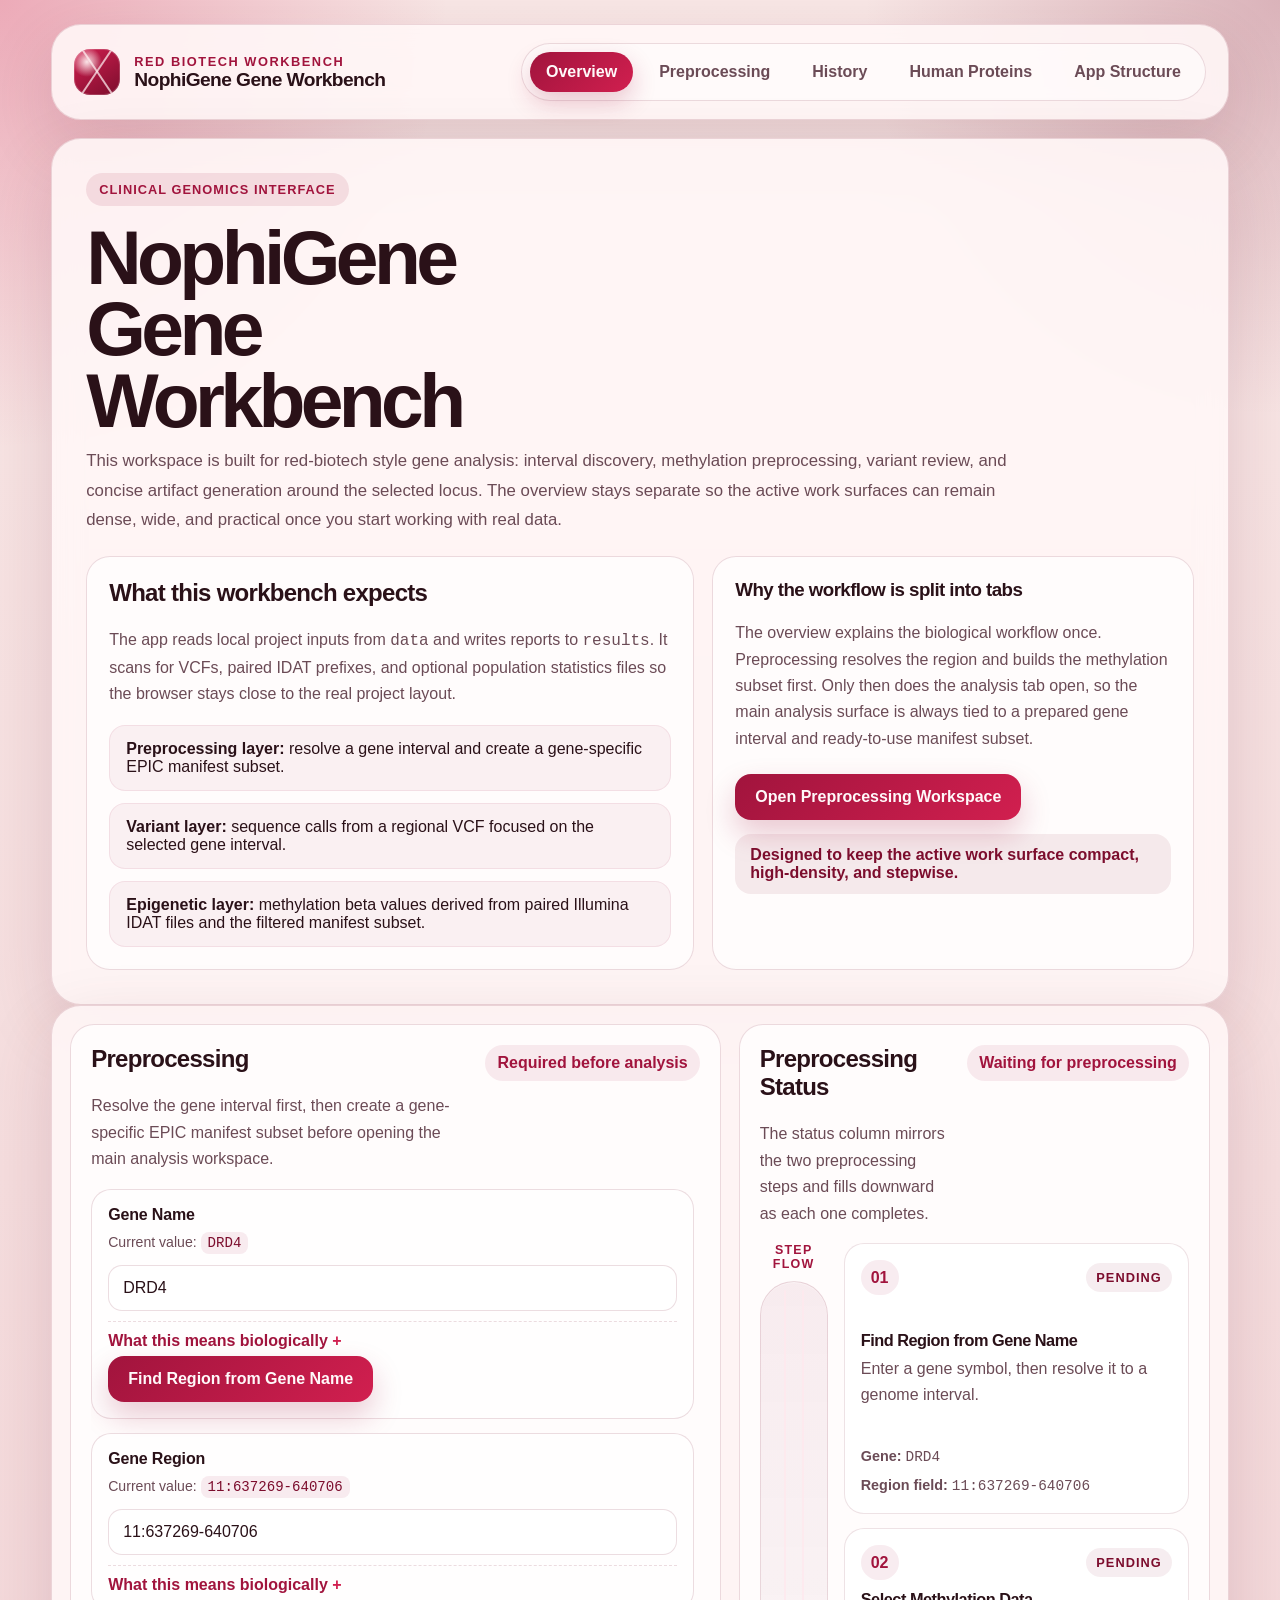
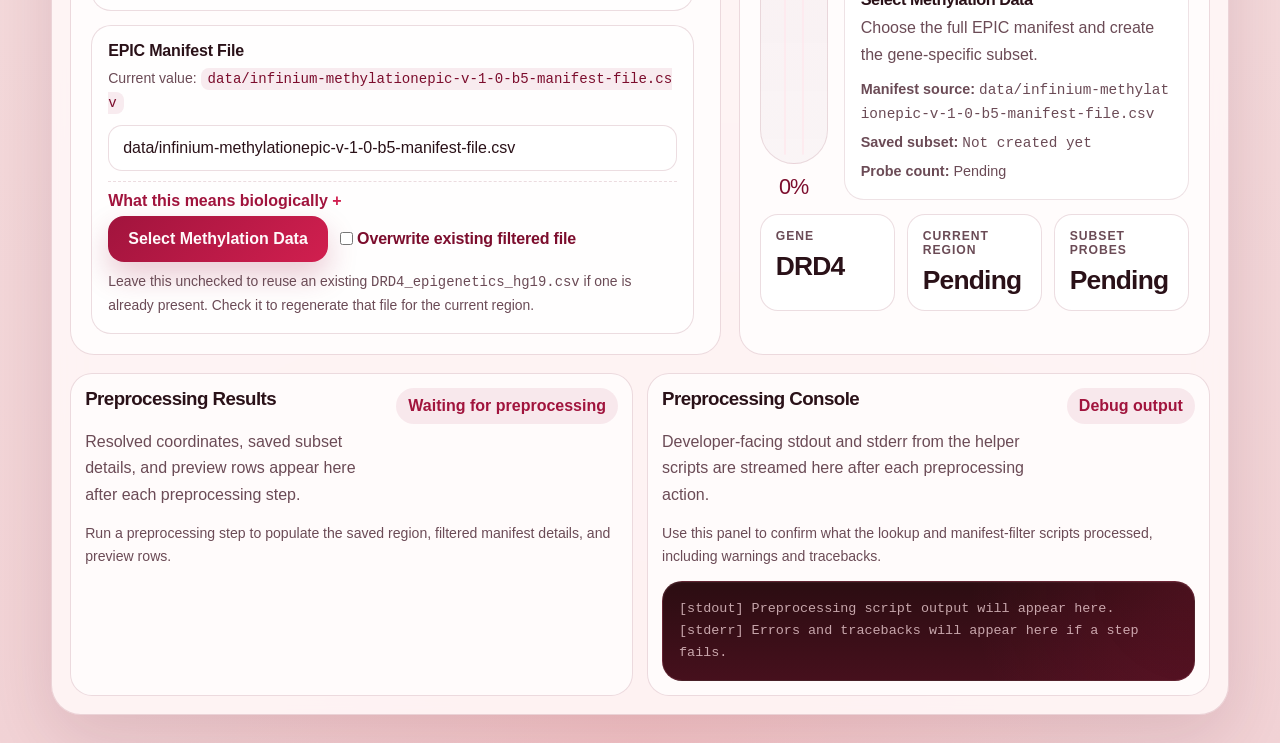
<file: .codex_live_index.html>
<!doctype html>
<html lang="en">
<head>
  <meta charset="utf-8">
  <meta name="viewport" content="width=device-width, initial-scale=1">
  <title>NophiGene Gene Workbench</title>
  <style>
    :root {
      --bg: #f8e7e6;
      --bg-2: #f2d3d6;
      --panel: rgba(255, 247, 247, 0.90);
      --panel-strong: rgba(255, 252, 252, 0.96);
      --ink: #2a1118;
      --muted: #6b4b56;
      --line: rgba(118, 19, 45, 0.14);
      --accent: #a1143d;
      --accent-2: #d11f4f;
      --accent-3: #7c0d2d;
      --accent-soft: rgba(161, 20, 61, 0.08);
      --danger: #8d0c2c;
      --success: #7f1d1d;
      --shadow: 0 24px 70px rgba(90, 12, 36, 0.14);
      --radius-xl: 30px;
      --radius-lg: 24px;
      --radius-md: 18px;
    }
    * { box-sizing: border-box; }
    html, body {
      min-height: 100%;
    }
    body {
      margin: 0;
      color: var(--ink);
      font-family: "Aptos", "Segoe UI Variable Text", "Segoe UI", "Trebuchet MS", sans-serif;
      background:
        radial-gradient(circle at 0% 0%, rgba(209, 31, 79, 0.30), transparent 28rem),
        radial-gradient(circle at 100% 0%, rgba(124, 13, 45, 0.24), transparent 26rem),
        radial-gradient(circle at 50% 100%, rgba(255, 138, 138, 0.18), transparent 32rem),
        linear-gradient(180deg, var(--bg) 0%, var(--bg-2) 100%);
    }
    .shell {
      width: min(92vw, 1680px);
      margin: 0 auto;
      padding: 24px 0 34px;
    }
    .frame {
      background: var(--panel);
      border: 1px solid var(--line);
      border-radius: var(--radius-xl);
      box-shadow: var(--shadow);
      backdrop-filter: blur(14px);
    }
    .frame-header {
      display: flex;
      align-items: center;
      justify-content: space-between;
      gap: 18px;
      padding: 18px 22px;
      margin-bottom: 18px;
    }
    .brand {
      display: flex;
      align-items: center;
      gap: 14px;
      min-width: 0;
    }
    .brand-mark {
      width: 46px;
      height: 46px;
      border-radius: 16px;
      background:
        radial-gradient(circle at 28% 28%, rgba(255, 239, 240, 0.95), transparent 32%),
        linear-gradient(145deg, var(--accent-2), var(--accent-3));
      box-shadow: inset 0 0 0 1px rgba(255, 255, 255, 0.18);
      position: relative;
      overflow: hidden;
    }
    .brand-mark::before,
    .brand-mark::after {
      content: "";
      position: absolute;
      left: 50%;
      top: -8%;
      width: 2px;
      height: 115%;
      background: rgba(255, 240, 242, 0.72);
      transform-origin: center;
    }
    .brand-mark::before {
      transform: translateX(-50%) rotate(34deg);
    }
    .brand-mark::after {
      transform: translateX(-50%) rotate(-34deg);
    }
    .brand-copy {
      min-width: 0;
    }
    .brand-copy span {
      display: block;
      font-size: 0.8rem;
      text-transform: uppercase;
      letter-spacing: 0.12em;
      font-weight: 700;
      color: var(--accent);
    }
    .brand-copy strong {
      display: block;
      font-family: "Aptos Display", "Segoe UI Variable Display", "Franklin Gothic Medium", sans-serif;
      font-size: 1.2rem;
      letter-spacing: -0.03em;
      white-space: nowrap;
    }
    .tab-nav {
      display: inline-flex;
      gap: 10px;
      padding: 8px;
      border-radius: 999px;
      background: rgba(255, 255, 255, 0.58);
      border: 1px solid var(--line);
    }
    .tab-button,
    .subtab-button,
    .cta-button,
    .run-button {
      appearance: none;
      border: 0;
      font: inherit;
      cursor: pointer;
    }
    .tab-button {
      padding: 11px 16px;
      border-radius: 999px;
      background: transparent;
      color: var(--muted);
      font-weight: 700;
      transition: background 160ms ease, color 160ms ease, transform 160ms ease;
    }
    .tab-button.is-active,
    .tab-button[aria-selected="true"] {
      background: linear-gradient(135deg, var(--accent), var(--accent-2));
      color: #fff9fa;
      box-shadow: 0 10px 24px rgba(161, 20, 61, 0.24);
    }
    .tab-panel {
      display: none;
    }
    .tab-panel.is-active {
      display: block;
    }
    .overview-panel {
      padding: 34px;
    }
    .overview-badge {
      display: inline-flex;
      align-items: center;
      gap: 10px;
      padding: 9px 13px;
      border-radius: 999px;
      background: rgba(161, 20, 61, 0.10);
      color: var(--accent);
      font-size: 0.8rem;
      letter-spacing: 0.08em;
      text-transform: uppercase;
      font-weight: 700;
    }
    .overview-title {
      margin: 16px 0 10px;
      font-family: "Aptos Display", "Segoe UI Variable Display", "Franklin Gothic Medium", sans-serif;
      font-size: clamp(2.6rem, 6vw, 5.1rem);
      line-height: 0.93;
      letter-spacing: -0.06em;
      max-width: 11ch;
    }
    .overview-copy {
      margin: 0;
      max-width: 58rem;
      color: var(--muted);
      font-size: 1.05rem;
      line-height: 1.75;
    }
    .overview-grid {
      display: grid;
      grid-template-columns: 1.2fr 0.95fr;
      gap: 18px;
      margin-top: 22px;
    }
    .overview-card {
      padding: 22px;
      border-radius: var(--radius-lg);
      background: var(--panel-strong);
      border: 1px solid var(--line);
    }
    .overview-card h2,
    .overview-card h3,
    .preprocess-panel h2,
    .preprocess-panel h3,
    .preprocess-panel h4,
    .analysis-panel h2,
    .analysis-panel h3,
    .analysis-panel h4 {
      margin-top: 0;
      letter-spacing: -0.03em;
    }
    .overview-card p,
    .preprocess-panel p,
    .preprocess-panel li,
    .analysis-panel p,
    .analysis-panel li {
      color: var(--muted);
      line-height: 1.65;
    }
    .overview-list {
      display: grid;
      gap: 12px;
      margin-top: 18px;
    }
    .overview-list div {
      padding: 14px 16px;
      border-radius: 16px;
      background: rgba(161, 20, 61, 0.05);
      border: 1px solid rgba(161, 20, 61, 0.08);
    }
    .overview-actions {
      display: flex;
      align-items: center;
      gap: 14px;
      flex-wrap: wrap;
      margin-top: 22px;
    }
    .cta-button,
    .run-button {
      padding: 14px 20px;
      border-radius: 16px;
      background: linear-gradient(135deg, var(--accent), var(--accent-2));
      color: #fff9fa;
      font-weight: 800;
      box-shadow: 0 14px 30px rgba(161, 20, 61, 0.22);
    }
    .cta-note {
      display: inline-flex;
      align-items: center;
      padding: 12px 15px;
      border-radius: 16px;
      background: rgba(124, 13, 45, 0.08);
      color: var(--accent-3);
      font-weight: 700;
    }
    .analysis-panel {
      padding: 18px;
    }
    .preprocess-panel {
      padding: 18px;
      display: grid;
      gap: 18px;
    }
    .preprocess-shell {
      display: grid;
      grid-template-columns: minmax(420px, 1.16fr) minmax(320px, 0.84fr);
      gap: 18px;
      min-height: calc(100vh - 168px);
      align-items: stretch;
    }
    .preprocess-sidebar {
      display: flex;
      flex-direction: column;
      gap: 18px;
      min-height: 0;
    }
    .preprocess-main-panel,
    .preprocess-status-panel {
      min-height: calc(100vh - 204px);
    }
    .preprocess-sidebar .analysis-panel-inner {
      min-height: 0;
      flex: 1;
    }
    .architecture-panel {
      padding: 34px;
    }
    .architecture-title {
      margin: 16px 0 10px;
      font-family: "Aptos Display", "Segoe UI Variable Display", "Franklin Gothic Medium", sans-serif;
      font-size: clamp(2.2rem, 5vw, 4rem);
      line-height: 0.96;
      letter-spacing: -0.05em;
    }
    .diagram-grid {
      display: grid;
      grid-template-columns: repeat(2, minmax(0, 1fr));
      gap: 18px;
      margin-top: 22px;
    }
    .diagram-card {
      padding: 22px;
      border-radius: var(--radius-lg);
      background: var(--panel-strong);
      border: 1px solid var(--line);
    }
    .diagram-card p {
      margin-bottom: 0;
    }
    .diagram-kicker {
      display: inline-flex;
      align-items: center;
      padding: 8px 12px;
      border-radius: 999px;
      background: rgba(161, 20, 61, 0.08);
      color: var(--accent);
      font-size: 0.77rem;
      font-weight: 800;
      letter-spacing: 0.10em;
      text-transform: uppercase;
    }
    .diagram-flow {
      display: grid;
      gap: 10px;
      margin-top: 18px;
    }
    .diagram-node {
      padding: 14px 16px;
      border-radius: 18px;
      background:
        radial-gradient(circle at top right, rgba(209, 31, 79, 0.08), transparent 12rem),
        rgba(255, 255, 255, 0.84);
      border: 1px solid rgba(118, 19, 45, 0.10);
      box-shadow: inset 0 1px 0 rgba(255, 255, 255, 0.55);
    }
    .diagram-node strong,
    .diagram-node span {
      display: block;
    }
    .diagram-node strong {
      color: var(--accent-3);
      letter-spacing: -0.02em;
    }
    .diagram-node span {
      margin-top: 6px;
      color: var(--muted);
      line-height: 1.55;
      font-size: 0.93rem;
    }
    .diagram-arrow {
      display: flex;
      align-items: center;
      justify-content: center;
      min-height: 18px;
      color: var(--accent);
      font-size: 1.25rem;
      font-weight: 900;
    }
    .diagram-node-row {
      display: grid;
      grid-template-columns: repeat(auto-fit, minmax(170px, 1fr));
      gap: 12px;
    }
    .diagram-note {
      margin-top: 16px;
      padding: 14px 16px;
      border-radius: 18px;
      background: rgba(161, 20, 61, 0.05);
      border: 1px solid rgba(161, 20, 61, 0.08);
    }
    .protein-panel {
      padding: 18px;
    }
    .protein-shell {
      display: grid;
      min-height: calc(100vh - 168px);
    }
    .protein-toolbar {
      display: grid;
      gap: 14px;
      margin-bottom: 16px;
    }
    .protein-search-grid {
      display: grid;
      grid-template-columns: minmax(0, 1.7fr) minmax(240px, 0.7fr);
      gap: 14px;
    }
    .protein-toggle-card {
      display: flex;
      flex-direction: column;
      justify-content: space-between;
    }
    .toggle-row {
      display: inline-flex;
      align-items: center;
      gap: 10px;
      font-weight: 800;
      color: var(--accent-3);
    }
    .toggle-row input {
      width: auto;
      margin: 0;
      transform: translateY(1px);
    }
    .protein-quick-searches {
      display: flex;
      flex-wrap: wrap;
      gap: 10px;
    }
    .quick-chip {
      appearance: none;
      font: inherit;
      cursor: pointer;
      padding: 10px 14px;
      border-radius: 999px;
      border: 1px solid rgba(161, 20, 61, 0.12);
      background: rgba(161, 20, 61, 0.05);
      color: var(--accent-3);
      font-weight: 700;
    }
    .protein-results-viewer {
      min-height: 0;
      flex: 1;
      padding: 18px;
    }
    .protein-search-summary {
      margin-bottom: 14px;
      color: var(--muted);
      line-height: 1.65;
    }
    .protein-grid {
      display: grid;
      gap: 14px;
    }
    .protein-card .expandable-body > *:first-child {
      margin-top: 0;
    }
    .protein-summary-line {
      color: var(--muted);
      font-size: 0.95rem;
      line-height: 1.6;
    }
    .protein-meta-grid {
      display: grid;
      grid-template-columns: repeat(auto-fit, minmax(170px, 1fr));
      gap: 12px;
      margin: 14px 0;
    }
    .protein-meta-card {
      padding: 12px 14px;
      border-radius: 16px;
      background: rgba(161, 20, 61, 0.05);
      border: 1px solid rgba(161, 20, 61, 0.08);
    }
    .protein-meta-card span,
    .protein-meta-card strong {
      display: block;
    }
    .protein-meta-card span {
      color: var(--muted);
      text-transform: uppercase;
      letter-spacing: 0.08em;
      font-size: 0.76rem;
      font-weight: 700;
    }
    .protein-meta-card strong {
      margin-top: 8px;
      color: var(--accent-3);
      letter-spacing: -0.02em;
      word-break: break-word;
    }
    .protein-section-label {
      margin: 16px 0 8px;
      color: var(--accent);
      font-size: 0.9rem;
      font-weight: 800;
      letter-spacing: 0.03em;
    }
    .protein-pagination {
      display: flex;
      align-items: center;
      justify-content: space-between;
      gap: 12px;
      margin-top: 18px;
      flex-wrap: wrap;
    }
    .protein-pagination button {
      padding: 12px 16px;
      border-radius: 14px;
      border: 1px solid rgba(161, 20, 61, 0.12);
      background: rgba(161, 20, 61, 0.05);
      color: var(--accent-3);
      font: inherit;
      font-weight: 800;
      cursor: pointer;
    }
    .protein-pagination button:disabled {
      opacity: 0.45;
      cursor: not-allowed;
    }
    .protein-source-links {
      display: flex;
      gap: 10px;
      flex-wrap: wrap;
      margin-top: 14px;
    }
    .protein-source-links a {
      display: inline-flex;
      align-items: center;
      padding: 9px 12px;
      border-radius: 999px;
      background: rgba(161, 20, 61, 0.08);
      color: var(--accent-3);
      text-decoration: none;
      font-weight: 700;
    }
    .analysis-shell {
      display: grid;
      grid-template-columns: minmax(370px, 0.9fr) minmax(0, 1.45fr);
      gap: 18px;
      min-height: calc(100vh - 168px);
    }
    .analysis-panel-inner {
      display: flex;
      flex-direction: column;
      min-height: calc(100vh - 204px);
      padding: 20px;
      border-radius: var(--radius-lg);
      background: var(--panel-strong);
      border: 1px solid var(--line);
      overflow: hidden;
    }
    .panel-head {
      display: flex;
      align-items: flex-start;
      justify-content: space-between;
      gap: 16px;
      margin-bottom: 16px;
    }
    .panel-head p {
      margin: 6px 0 0;
      max-width: 46rem;
    }
    .panel-chip {
      display: inline-flex;
      align-items: center;
      padding: 9px 12px;
      border-radius: 999px;
      background: var(--accent-soft);
      color: var(--accent);
      font-weight: 700;
      white-space: nowrap;
    }
    .scroll-region {
      min-height: 0;
      overflow: auto;
      padding-right: 6px;
    }
    .scroll-region::-webkit-scrollbar {
      width: 10px;
      height: 10px;
    }
    .scroll-region::-webkit-scrollbar-thumb {
      background: rgba(161, 20, 61, 0.18);
      border-radius: 999px;
    }
    form {
      display: grid;
      gap: 14px;
    }
    .field-grid {
      display: grid;
      gap: 14px;
    }
    .field-card {
      padding: 16px;
      border-radius: 20px;
      border: 1px solid var(--line);
      background: rgba(255, 255, 255, 0.76);
    }
    .field-card label {
      display: block;
      font-weight: 800;
      letter-spacing: -0.01em;
    }
    .field-example {
      margin: 7px 0 10px;
      color: var(--accent-3);
      font-size: 0.88rem;
      line-height: 1.55;
    }
    .field-example code,
    .path-chip code {
      padding: 3px 7px;
      border-radius: 8px;
      background: rgba(161, 20, 61, 0.08);
      color: var(--accent-3);
      word-break: break-all;
    }
    input {
      width: 100%;
      padding: 13px 14px;
      border-radius: 14px;
      border: 1px solid rgba(118, 19, 45, 0.14);
      background: rgba(255, 255, 255, 0.92);
      color: var(--ink);
      font: inherit;
      transition: border-color 160ms ease, box-shadow 160ms ease, transform 160ms ease;
    }
    input:focus {
      outline: none;
      border-color: rgba(161, 20, 61, 0.42);
      box-shadow: 0 0 0 4px rgba(161, 20, 61, 0.12);
      transform: translateY(-1px);
    }
    .input-autofilled {
      background:
        linear-gradient(135deg, rgba(209, 31, 79, 0.14), rgba(255, 255, 255, 0.96)),
        rgba(255, 255, 255, 0.96);
      border-color: rgba(161, 20, 61, 0.34);
      box-shadow: 0 0 0 4px rgba(209, 31, 79, 0.10);
    }
    .hint {
      margin: 8px 0 0;
      font-size: 0.87rem;
      color: var(--muted);
      line-height: 1.55;
    }
    .field-details {
      margin-top: 10px;
      border-top: 1px dashed rgba(118, 19, 45, 0.14);
      padding-top: 10px;
    }
    .field-details summary {
      cursor: pointer;
      font-weight: 700;
      color: var(--accent);
      list-style: none;
    }
    .field-details summary::-webkit-details-marker {
      display: none;
    }
    .field-details summary::after {
      content: " +";
      color: var(--accent-2);
    }
    .field-details[open] summary::after {
      content: " -";
    }
    .field-details p {
      margin: 10px 0 0;
      font-size: 0.93rem;
    }
    .analysis-actions {
      display: flex;
      align-items: center;
      gap: 12px;
      flex-wrap: wrap;
      margin-top: 6px;
    }
    .subtle {
      display: inline-flex;
      align-items: center;
      padding: 12px 14px;
      border-radius: 14px;
      background: rgba(161, 20, 61, 0.08);
      color: var(--accent-3);
      font-weight: 700;
    }
    .error {
      margin-top: 14px;
      padding: 15px 16px;
      border-radius: 18px;
      background: rgba(141, 12, 44, 0.08);
      border: 1px solid rgba(141, 12, 44, 0.16);
      color: var(--danger);
    }
    .results-stack {
      display: flex;
      flex-direction: column;
      min-height: 0;
      gap: 14px;
      flex: 1;
    }
    .viewer-stage {
      position: relative;
      display: flex;
      flex-direction: column;
      gap: 14px;
      min-height: 0;
      flex: 1;
    }
    .loading-hideable {
      transition: opacity 180ms ease, filter 180ms ease, transform 180ms ease;
    }
    .viewer-stage.is-loading .loading-hideable {
      opacity: 0.14;
      filter: blur(1px);
      pointer-events: none;
      transform: scale(0.995);
    }
    .metrics {
      display: grid;
      grid-template-columns: repeat(3, minmax(0, 1fr));
      gap: 12px;
    }
    .metric {
      padding: 14px 15px;
      border-radius: 18px;
      background: rgba(255, 255, 255, 0.82);
      border: 1px solid var(--line);
    }
    .metric span {
      display: block;
      color: var(--muted);
      text-transform: uppercase;
      letter-spacing: 0.08em;
      font-size: 0.76rem;
      font-weight: 700;
    }
    .metric strong {
      display: block;
      margin-top: 8px;
      font-size: 1.65rem;
      letter-spacing: -0.03em;
    }
    .paths {
      display: grid;
      gap: 10px;
    }
    .path-chip {
      display: flex;
      flex-wrap: wrap;
      align-items: center;
      gap: 8px;
      padding: 12px 14px;
      border-radius: 16px;
      background: rgba(161, 20, 61, 0.05);
      border: 1px solid rgba(161, 20, 61, 0.08);
    }
    .results-viewer {
      display: flex;
      flex-direction: column;
      min-height: 0;
      flex: 1;
      padding: 14px;
      border-radius: 22px;
      background: rgba(255, 255, 255, 0.68);
      border: 1px solid var(--line);
    }
    .loading-overlay {
      position: absolute;
      inset: 0;
      z-index: 5;
      display: none;
      align-items: center;
      justify-content: center;
      padding: 18px;
      border-radius: 24px;
      background:
        radial-gradient(circle at 20% 10%, rgba(209, 31, 79, 0.16), transparent 18rem),
        radial-gradient(circle at 80% 20%, rgba(124, 13, 45, 0.16), transparent 18rem),
        rgba(255, 249, 250, 0.92);
      border: 1px solid rgba(118, 19, 45, 0.10);
      backdrop-filter: blur(10px);
    }
    .viewer-stage.is-loading .loading-overlay {
      display: flex;
    }
    .loading-shell {
      width: min(100%, 40rem);
      padding: 24px;
      border-radius: 24px;
      background: rgba(255, 255, 255, 0.82);
      border: 1px solid rgba(118, 19, 45, 0.10);
      box-shadow: 0 20px 40px rgba(90, 12, 36, 0.10);
    }
    .loading-shell h3 {
      margin-bottom: 8px;
    }
    .loading-shell p {
      margin-top: 0;
    }
    .loading-readout {
      display: flex;
      align-items: baseline;
      justify-content: space-between;
      gap: 18px;
      margin: 18px 0 12px;
    }
    .loading-percent {
      font-family: "Aptos Display", "Segoe UI Variable Display", "Franklin Gothic Medium", sans-serif;
      font-size: clamp(2.2rem, 6vw, 3.4rem);
      line-height: 1;
      letter-spacing: -0.06em;
      color: var(--accent-3);
    }
    .loading-label {
      color: var(--accent);
      font-weight: 800;
      text-transform: uppercase;
      letter-spacing: 0.10em;
      font-size: 0.82rem;
    }
    .dna-progress-track {
      position: relative;
      height: 22px;
      border-radius: 999px;
      overflow: hidden;
      background: rgba(161, 20, 61, 0.08);
      border: 1px solid rgba(118, 19, 45, 0.10);
    }
    .dna-progress-track--vertical {
      width: 56px;
      height: 240px;
      margin: 0 auto;
      border-radius: 28px;
    }
    .dna-progress-fill {
      position: relative;
      height: 100%;
      width: 0%;
      border-radius: inherit;
      background: linear-gradient(90deg, rgba(124, 13, 45, 0.95), rgba(209, 31, 79, 0.96), rgba(255, 128, 128, 0.94));
      box-shadow: inset 0 0 0 1px rgba(255, 255, 255, 0.12);
      transition: width 320ms ease;
    }
    .dna-progress-fill[data-loading-axis="vertical"] {
      width: 100%;
      height: 0%;
      transition: height 320ms ease;
      background: linear-gradient(180deg, rgba(124, 13, 45, 0.95), rgba(209, 31, 79, 0.96), rgba(255, 128, 128, 0.94));
    }
    .dna-progress-fill::before,
    .dna-progress-fill::after {
      content: "";
      position: absolute;
      inset: 0;
      background-size: 24px 24px;
      opacity: 0.65;
      animation: dnaShift 1.1s linear infinite;
    }
    .dna-progress-fill::before {
      background-image:
        linear-gradient(45deg, transparent 32%, rgba(255, 240, 244, 0.94) 33%, rgba(255, 240, 244, 0.94) 40%, transparent 41%, transparent 59%, rgba(255, 240, 244, 0.94) 60%, rgba(255, 240, 244, 0.94) 67%, transparent 68%);
    }
    .dna-progress-fill::after {
      background-image:
        linear-gradient(-45deg, transparent 32%, rgba(255, 215, 224, 0.88) 33%, rgba(255, 215, 224, 0.88) 40%, transparent 41%, transparent 59%, rgba(255, 215, 224, 0.88) 60%, rgba(255, 215, 224, 0.88) 67%, transparent 68%);
      animation-direction: reverse;
    }
    .loading-steps {
      display: grid;
      grid-template-columns: repeat(3, minmax(0, 1fr));
      gap: 10px;
      margin-top: 16px;
    }
    .loading-step {
      padding: 12px 13px;
      border-radius: 16px;
      background: rgba(161, 20, 61, 0.06);
      border: 1px solid rgba(161, 20, 61, 0.08);
      color: var(--accent-3);
      font-size: 0.9rem;
      line-height: 1.5;
    }
    .preprocess-status-stage {
      gap: 16px;
    }
    .preprocess-status-grid {
      display: grid;
      grid-template-columns: 68px minmax(0, 1fr);
      gap: 16px;
      align-items: stretch;
      min-height: 0;
    }
    .preprocess-progress-column {
      display: grid;
      grid-template-rows: auto minmax(0, 1fr) auto;
      gap: 10px;
      align-items: center;
      min-height: 100%;
    }
    .preprocess-progress-title {
      text-align: center;
      color: var(--accent);
      font-size: 0.78rem;
      font-weight: 800;
      letter-spacing: 0.10em;
      text-transform: uppercase;
    }
    .preprocess-vertical-track {
      position: relative;
      align-self: stretch;
      min-height: 100%;
      border-radius: 999px;
      overflow: hidden;
      background:
        linear-gradient(180deg, rgba(161, 20, 61, 0.08), rgba(124, 13, 45, 0.04)),
        rgba(255, 255, 255, 0.62);
      border: 1px solid rgba(118, 19, 45, 0.12);
      box-shadow: inset 0 1px 0 rgba(255, 255, 255, 0.38);
    }
    .preprocess-vertical-track::before,
    .preprocess-vertical-track::after {
      content: "";
      position: absolute;
      top: 8px;
      bottom: 8px;
      width: 2px;
      border-radius: 999px;
      background: rgba(255, 233, 238, 0.90);
      opacity: 0.82;
      z-index: 2;
    }
    .preprocess-vertical-track::before {
      left: calc(50% - 10px);
    }
    .preprocess-vertical-track::after {
      right: calc(50% - 10px);
    }
    .preprocess-vertical-fill {
      position: absolute;
      inset: 0 0 auto 0;
      height: 0%;
      border-radius: inherit;
      background: linear-gradient(180deg, rgba(124, 13, 45, 0.95), rgba(209, 31, 79, 0.96), rgba(255, 128, 128, 0.94));
      box-shadow: inset 0 0 0 1px rgba(255, 255, 255, 0.12);
      transition: height 320ms ease;
    }
    .preprocess-vertical-fill::before,
    .preprocess-vertical-fill::after {
      content: "";
      position: absolute;
      inset: 0;
      opacity: 0.72;
      animation: dnaShift 1.1s linear infinite;
    }
    .preprocess-vertical-fill::before {
      background:
        repeating-linear-gradient(
          180deg,
          transparent 0 14px,
          rgba(255, 240, 244, 0.92) 14px 17px,
          transparent 17px 28px
        ),
        linear-gradient(45deg, transparent 34%, rgba(255, 240, 244, 0.92) 35%, rgba(255, 240, 244, 0.92) 42%, transparent 43%);
      background-size: 100% 28px, 24px 24px;
    }
    .preprocess-vertical-fill::after {
      background:
        repeating-linear-gradient(
          180deg,
          transparent 0 14px,
          rgba(255, 215, 224, 0.88) 14px 17px,
          transparent 17px 28px
        ),
        linear-gradient(-45deg, transparent 34%, rgba(255, 215, 224, 0.88) 35%, rgba(255, 215, 224, 0.88) 42%, transparent 43%);
      background-size: 100% 28px, 24px 24px;
      animation-direction: reverse;
    }
    .preprocess-progress-caption {
      text-align: center;
      color: var(--accent-3);
      font-family: "Aptos Display", "Segoe UI Variable Display", "Franklin Gothic Medium", sans-serif;
      font-size: 1.35rem;
      letter-spacing: -0.04em;
    }
    .preprocess-step-stack {
      display: grid;
      grid-template-rows: repeat(2, minmax(130px, 1fr));
      gap: 14px;
      min-height: 0;
    }
    .preprocess-step-card {
      padding: 16px;
      border-radius: 20px;
      background: rgba(255, 255, 255, 0.82);
      border: 1px solid rgba(118, 19, 45, 0.12);
      display: flex;
      flex-direction: column;
      gap: 10px;
      justify-content: space-between;
      min-height: 0;
      box-shadow: inset 0 1px 0 rgba(255, 255, 255, 0.42);
    }
    .preprocess-step-card.is-complete {
      background:
        radial-gradient(circle at top right, rgba(209, 31, 79, 0.14), transparent 14rem),
        rgba(255, 251, 252, 0.94);
      border-color: rgba(161, 20, 61, 0.26);
    }
    .preprocess-step-meta {
      display: flex;
      align-items: center;
      justify-content: space-between;
      gap: 12px;
      flex-wrap: wrap;
    }
    .preprocess-step-index {
      display: inline-flex;
      align-items: center;
      justify-content: center;
      min-width: 2.2rem;
      height: 2.2rem;
      padding: 0 10px;
      border-radius: 999px;
      background: rgba(161, 20, 61, 0.08);
      color: var(--accent);
      font-weight: 800;
    }
    .preprocess-step-state {
      display: inline-flex;
      align-items: center;
      padding: 7px 10px;
      border-radius: 999px;
      background: rgba(124, 13, 45, 0.07);
      color: var(--accent-3);
      font-size: 0.8rem;
      font-weight: 800;
      text-transform: uppercase;
      letter-spacing: 0.08em;
    }
    .preprocess-step-card.is-complete .preprocess-step-state {
      background: rgba(209, 31, 79, 0.10);
      color: var(--accent);
    }
    .preprocess-step-card h4 {
      margin: 0;
      font-size: 1.02rem;
    }
    .preprocess-step-copy {
      display: grid;
      gap: 6px;
    }
    .preprocess-step-copy p {
      margin: 0;
    }
    .preprocess-step-details {
      display: grid;
      gap: 6px;
      font-size: 0.9rem;
      color: var(--muted);
      line-height: 1.55;
    }
    .preprocess-step-details code {
      word-break: break-all;
    }
    .preprocess-artifacts {
      display: grid;
      gap: 12px;
    }
    .preprocess-detail-grid {
      display: grid;
      grid-template-columns: minmax(0, 1fr) minmax(0, 1fr);
      gap: 14px;
      width: 100%;
      min-height: 0;
      align-items: stretch;
    }
    .preprocess-detail-card {
      display: grid;
      grid-template-rows: auto minmax(0, 1fr);
      gap: 14px;
      min-height: 0;
      padding: 14px;
      border-radius: 22px;
      background: rgba(255, 255, 255, 0.68);
      border: 1px solid var(--line);
    }
    .preprocess-detail-card .panel-head {
      margin-bottom: 0;
    }
    .preprocess-results-body {
      display: grid;
      gap: 12px;
      min-height: 0;
      overflow: auto;
      padding-right: 4px;
    }
    .preprocess-artifacts .field-details {
      margin-top: 0;
      padding-top: 12px;
    }
    .preprocess-artifacts .field-details summary {
      font-size: 0.92rem;
    }
    .preprocess-console-shell {
      display: grid;
      grid-template-rows: auto minmax(0, 1fr);
      gap: 12px;
      min-height: 0;
      flex: 1;
    }
    .preprocess-console {
      min-height: 0;
      overflow: auto;
      padding: 16px;
      border-radius: 20px;
      background:
        radial-gradient(circle at top right, rgba(209, 31, 79, 0.18), transparent 14rem),
        linear-gradient(180deg, rgba(39, 8, 13, 0.98), rgba(66, 11, 24, 0.98));
      border: 1px solid rgba(255, 158, 175, 0.14);
      box-shadow: inset 0 1px 0 rgba(255, 255, 255, 0.04);
    }
    .preprocess-console pre {
      margin: 0;
      white-space: pre-wrap;
      word-break: break-word;
      color: #ffe1e5;
      font-family: "Cascadia Code", "Consolas", monospace;
      font-size: 0.84rem;
      line-height: 1.65;
    }
    .preprocess-console.is-empty pre {
      color: rgba(255, 225, 229, 0.72);
    }
    .preprocess-console-hint {
      margin: 0;
      font-size: 0.88rem;
      color: var(--muted);
      line-height: 1.6;
    }
    .subtab-nav {
      display: inline-flex;
      flex-wrap: wrap;
      gap: 10px;
      padding: 6px;
      border-radius: 999px;
      background: rgba(161, 20, 61, 0.06);
      border: 1px solid rgba(161, 20, 61, 0.08);
      margin-bottom: 12px;
      align-self: flex-start;
      max-width: 100%;
    }
    .subtab-nav--nested {
      margin-bottom: 14px;
      background: rgba(124, 13, 45, 0.04);
    }
    .subtab-button {
      padding: 10px 14px;
      border-radius: 999px;
      background: transparent;
      color: var(--muted);
      font-weight: 700;
    }
    .subtab-button.is-active,
    .subtab-button[aria-selected="true"] {
      background: linear-gradient(135deg, var(--accent), var(--accent-2));
      color: #fff9fa;
    }
    .subtab-panel {
      display: none;
      min-height: 0;
      flex: 1;
    }
    .subtab-panel.is-active {
      display: flex;
      flex-direction: column;
      min-height: 0;
    }
    .viewer-scroll {
      flex: 1;
      min-height: 0;
      overflow: auto;
      padding-right: 4px;
    }
    .table-shell {
      flex: 1;
      min-height: 0;
      overflow: auto;
      border-radius: 16px;
      border: 1px solid rgba(118, 19, 45, 0.10);
      background: rgba(255, 255, 255, 0.84);
    }
    .insight-stack {
      display: grid;
      gap: 14px;
    }
    .insight-card {
      padding: 18px;
      border-radius: 20px;
      background: rgba(255, 255, 255, 0.84);
      border: 1px solid rgba(118, 19, 45, 0.10);
    }
    .expandable-card {
      padding: 0;
      overflow: hidden;
    }
    .expandable-summary {
      display: flex;
      align-items: flex-start;
      justify-content: space-between;
      gap: 16px;
      padding: 18px;
      cursor: pointer;
      list-style: none;
    }
    .expandable-summary::-webkit-details-marker {
      display: none;
    }
    .expandable-summary::after {
      content: "+";
      flex: 0 0 auto;
      display: inline-flex;
      align-items: center;
      justify-content: center;
      width: 28px;
      height: 28px;
      border-radius: 999px;
      background: rgba(161, 20, 61, 0.08);
      color: var(--accent-2);
      font-size: 1.15rem;
      font-weight: 800;
      line-height: 1;
    }
    .expandable-card[open] .expandable-summary {
      border-bottom: 1px solid rgba(118, 19, 45, 0.10);
    }
    .expandable-card[open] .expandable-summary::after {
      content: "-";
    }
    .expandable-copy {
      min-width: 0;
    }
    .expandable-copy h4 {
      margin: 10px 0 6px;
    }
    .expandable-copy p {
      margin: 0;
    }
    .expandable-body {
      padding: 18px;
    }
    .insight-kicker {
      display: inline-flex;
      align-items: center;
      padding: 7px 11px;
      border-radius: 999px;
      background: rgba(161, 20, 61, 0.08);
      color: var(--accent);
      font-size: 0.76rem;
      font-weight: 800;
      letter-spacing: 0.10em;
      text-transform: uppercase;
    }
    .insight-card h4 {
      margin: 12px 0 8px;
    }
    .insight-card p:last-child {
      margin-bottom: 0;
    }
    .insight-grid {
      display: grid;
      grid-template-columns: repeat(2, minmax(0, 1fr));
      gap: 14px;
    }
    .stat-grid {
      display: grid;
      grid-template-columns: repeat(3, minmax(0, 1fr));
      gap: 12px;
      margin-top: 14px;
    }
    .stat-card {
      padding: 13px 14px;
      border-radius: 16px;
      background: rgba(161, 20, 61, 0.06);
      border: 1px solid rgba(161, 20, 61, 0.08);
    }
    .stat-card span {
      display: block;
      color: var(--muted);
      font-size: 0.76rem;
      text-transform: uppercase;
      letter-spacing: 0.08em;
      font-weight: 800;
    }
    .stat-card strong {
      display: block;
      margin-top: 8px;
      font-size: 1.05rem;
      color: var(--accent-3);
    }
    .badge-row {
      display: flex;
      flex-wrap: wrap;
      gap: 8px;
      margin-top: 14px;
    }
    .probe-tag {
      display: inline-flex;
      align-items: center;
      padding: 7px 10px;
      border-radius: 999px;
      background: rgba(124, 13, 45, 0.08);
      color: var(--accent-3);
      font-size: 0.82rem;
      font-weight: 700;
    }
    .source-list {
      display: grid;
      gap: 8px;
      margin: 14px 0 0;
      padding: 0;
      list-style: none;
    }
    .source-list a {
      color: var(--accent);
      font-weight: 700;
      text-decoration: none;
    }
    .source-list a:hover {
      text-decoration: underline;
    }
    .insight-list {
      display: grid;
      gap: 10px;
      margin: 14px 0 0;
      padding-left: 18px;
      color: var(--muted);
    }
    .insight-list li {
      line-height: 1.55;
    }
    .literature-list {
      display: grid;
      gap: 8px;
      margin: 10px 0 0;
      padding-left: 18px;
      color: var(--muted);
    }
    .literature-list li {
      line-height: 1.6;
    }
    .population-grid {
      display: grid;
      gap: 12px;
      margin-top: 14px;
    }
    .population-row {
      padding: 14px;
      border-radius: 16px;
      background: rgba(161, 20, 61, 0.05);
      border: 1px solid rgba(161, 20, 61, 0.08);
    }
    .population-row strong {
      display: block;
      color: var(--accent-3);
      letter-spacing: -0.02em;
    }
    .population-row span {
      display: block;
      margin-top: 4px;
      color: var(--muted);
      font-size: 0.92rem;
    }
    .population-details {
      margin-top: 14px;
      border-top: 1px dashed rgba(118, 19, 45, 0.14);
      padding-top: 12px;
    }
    .population-details summary {
      cursor: pointer;
      font-weight: 700;
      color: var(--accent);
      list-style: none;
    }
    .population-details summary::-webkit-details-marker {
      display: none;
    }
    .population-details summary::after {
      content: " +";
      color: var(--accent-2);
    }
    .population-details[open] summary::after {
      content: " -";
    }
    .muted-badge {
      display: inline-flex;
      align-items: center;
      padding: 7px 10px;
      border-radius: 999px;
      background: rgba(107, 75, 86, 0.10);
      color: var(--muted);
      font-size: 0.82rem;
      font-weight: 700;
    }
    .preview-table {
      width: 100%;
      border-collapse: collapse;
      font-size: 0.91rem;
    }
    .preview-table th,
    .preview-table td {
      padding: 10px 12px;
      border-bottom: 1px solid rgba(118, 19, 45, 0.08);
      text-align: left;
      vertical-align: top;
    }
    .preview-table th {
      position: sticky;
      top: 0;
      background: rgba(209, 31, 79, 0.10);
      backdrop-filter: blur(8px);
      z-index: 1;
    }
    .empty-state {
      display: grid;
      place-items: center;
      min-height: 0;
      flex: 1;
      padding: 26px;
      border-radius: 22px;
      border: 1px dashed rgba(118, 19, 45, 0.18);
      background:
        radial-gradient(circle at top right, rgba(209, 31, 79, 0.08), transparent 18rem),
        rgba(255, 255, 255, 0.52);
    }
    .empty-state-inner {
      max-width: 34rem;
    }
    .empty-state h3 {
      margin-bottom: 10px;
    }
    .status-note {
      color: var(--success);
      font-weight: 700;
    }
    code {
      font-family: "Cascadia Code", "Consolas", monospace;
    }
    @keyframes dnaShift {
      from {
        background-position: 0 0;
      }
      to {
        background-position: 24px 0;
      }
    }
    @media (max-width: 1180px) {
      .preprocess-shell,
      .analysis-shell,
      .protein-search-grid,
      .overview-grid,
      .diagram-grid {
        grid-template-columns: 1fr;
      }
      .analysis-panel-inner {
        min-height: auto;
      }
      .preprocess-shell,
      .analysis-shell {
        min-height: auto;
      }
      .scroll-region,
      .results-viewer,
      .table-shell {
        overflow: visible;
      }
      .metrics {
        grid-template-columns: 1fr;
      }
      .preprocess-detail-grid {
        grid-template-columns: 1fr;
      }
      .preprocess-status-grid {
        grid-template-columns: 60px minmax(0, 1fr);
      }
      .insight-grid,
      .stat-grid,
      .loading-steps {
        grid-template-columns: 1fr;
      }
    }
    @media (max-width: 820px) {
      .shell {
        width: min(96vw, 96vw);
      }
      .frame-header {
        flex-direction: column;
        align-items: stretch;
      }
      .tab-nav {
        width: 100%;
        justify-content: space-between;
      }
      .overview-panel,
      .preprocess-panel,
      .analysis-panel,
      .architecture-panel {
        padding: 16px;
      }
      .overview-title {
        font-size: clamp(2.2rem, 12vw, 3.5rem);
      }
      .architecture-title {
        font-size: clamp(2rem, 10vw, 3rem);
      }
      .preprocess-status-grid {
        grid-template-columns: 1fr;
      }
      .preprocess-progress-column {
        grid-template-columns: auto minmax(0, 1fr) auto;
        grid-template-rows: 1fr;
        align-items: center;
      }
      .preprocess-vertical-track {
        min-height: 64px;
      }
      .preprocess-step-stack {
        grid-template-rows: none;
      }
    }
  </style>
</head>
<body data-initial-tab="overview">
  <div class="shell">
    <header class="frame frame-header">
      <div class="brand">
        <div class="brand-mark" aria-hidden="true"></div>
        <div class="brand-copy">
          <span>Red Biotech Workbench</span>
          <strong>NophiGene Gene Workbench</strong>
        </div>
      </div>
      <nav class="tab-nav" aria-label="Primary navigation">
        <button type="button" class="tab-button" data-tab-target="overview" aria-selected="false">Overview</button>
        <button type="button" class="tab-button" data-tab-target="preprocessing" aria-selected="false">Preprocessing</button>
        
        <button type="button" class="tab-button" data-tab-target="history" aria-selected="false">History</button>
        <button type="button" class="tab-button" data-tab-target="proteins" aria-selected="false">Human Proteins</button>
        <button type="button" class="tab-button" data-tab-target="structure" aria-selected="false">App Structure</button>
      </nav>
    </header>

    <main>
      <section class="frame tab-panel overview-panel is-active" data-tab-panel="overview">
        <span class="overview-badge">Clinical genomics interface</span>
        <h1 class="overview-title">NophiGene Gene Workbench</h1>
        <p class="overview-copy">
          This workspace is built for red-biotech style gene analysis: interval discovery, methylation preprocessing,
          variant review, and concise artifact generation around the selected locus. The overview stays separate so the
          active work surfaces can remain dense, wide, and practical once you start working with real data.
        </p>

        <div class="overview-grid">
          <article class="overview-card">
            <h2>What this workbench expects</h2>
            <p>
              The app reads local project inputs from <code>data</code> and writes reports to
              <code>results</code>. It scans for VCFs, paired IDAT prefixes, and optional population statistics
              files so the browser stays close to the real project layout.
            </p>
            <div class="overview-list">
              <div><strong>Preprocessing layer:</strong> resolve a gene interval and create a gene-specific EPIC manifest subset.</div>
              <div><strong>Variant layer:</strong> sequence calls from a regional VCF focused on the selected gene interval.</div>
              <div><strong>Epigenetic layer:</strong> methylation beta values derived from paired Illumina IDAT files and the filtered manifest subset.</div>
            </div>
          </article>

          <article class="overview-card">
            <h3>Why the workflow is split into tabs</h3>
            <p>
              The overview explains the biological workflow once. Preprocessing resolves the region and builds the
              methylation subset first. Only then does the analysis tab open, so the main analysis surface is always tied
              to a prepared gene interval and ready-to-use manifest subset.
            </p>
            <div class="overview-actions">
              <button type="button" class="cta-button" data-go-tab="preprocessing">
                Open Preprocessing Workspace
              </button>
              <span class="cta-note">Designed to keep the active work surface compact, high-density, and stepwise.</span>
            </div>
          </article>
        </div>
      </section>

      <section class="frame tab-panel preprocess-panel" data-tab-panel="preprocessing" hidden>
        <div class="preprocess-shell">
          <section class="analysis-panel-inner preprocess-main-panel">
            <div class="panel-head">
              <div>
                <h2>Preprocessing</h2>
                <p>Resolve the gene interval first, then create a gene-specific EPIC manifest subset before opening the main analysis workspace.</p>
              </div>
              <span class="panel-chip">Required before analysis</span>
            </div>

            <div class="scroll-region">
              <form method="post" data-preprocess-form>
                <input type="hidden" name="workflow" value="preprocess">
                <div class="field-grid">
                  <div class="field-card">
                    <label for="gene_name">Gene Name</label>
                    <p class="field-example">Current value: <code>DRD4</code></p>
                    <input id="gene_name" name="gene_name" type="text" value="DRD4" placeholder="Enter a gene symbol such as DRD4 or COMT">
                    <details class="field-details">
                      <summary>What this means biologically</summary>
                      <p>Enter an HGNC-style gene symbol. The preprocessing workflow will look up the genomic coordinates for that gene and use the resulting interval in the downstream analysis.</p>
                    </details>
                    <div class="analysis-actions">
                      <button type="submit" class="run-button" name="preprocess_action" value="find_region">Find Region from Gene Name</button>
                    </div>
                  </div>

                  <div class="field-card">
                    <label for="preprocess_region">Gene Region</label>
                    <p class="field-example">Current value: <code>11:637269-640706</code></p>
                    <input
                      id="preprocess_region"
                      name="preprocess_region"
                      type="text"
                      value="11:637269-640706"
                      placeholder="Gene interval will appear here"
                      class=""
                    >
                    <details class="field-details">
                      <summary>What this means biologically</summary>
                      <p>This field is filled by the gene-region lookup step and can also be adjusted manually if you want to use a custom span such as promoter-plus-gene coverage.</p>
                    </details>
                  </div>

                  <div class="field-card">
                    <label for="manifest_source">EPIC Manifest File</label>
                    <p class="field-example">Current value: <code>data/infinium-methylationepic-v-1-0-b5-manifest-file.csv</code></p>
                    <input id="manifest_source" name="manifest_source" list="manifest-source-options" type="text" value="data/infinium-methylationepic-v-1-0-b5-manifest-file.csv" placeholder="Path to the full EPIC manifest CSV">
                    <datalist id="manifest-source-options">
                      
                      <option value="data/infinium-methylationepic-v-1-0-b5-manifest-file.csv"></option>
                      
                    </datalist>
                    <details class="field-details">
                      <summary>What this means biologically</summary>
                      <p>Use the full EPIC manifest here. The app will filter it down to just the selected gene interval and save a much smaller CSV subset into src/gene_data for downstream methylation processing.</p>
                    </details>
                    <div class="analysis-actions">
                      <button type="submit" class="run-button" name="preprocess_action" value="select_methylation">Select Methylation Data</button>
                      <label class="toggle-row">
                        <input
                          type="checkbox"
                          name="overwrite_filtered_manifest"
                          value="1"
                          
                        >
                        <span>Overwrite existing filtered file</span>
                      </label>
                      
                    </div>
                    <p class="hint">
                      Leave this unchecked to reuse an existing <code>DRD4_epigenetics_hg19.csv</code> if one is already present. Check it to regenerate that file for the current region.
                    </p>
                  </div>
                </div>

                
              </form>
            </div>
          </section>

          <div class="preprocess-sidebar">
            <section class="analysis-panel-inner preprocess-status-panel">
              <div class="panel-head">
                <div>
                  <h2>Preprocessing Status</h2>
                  <p>The status column mirrors the two preprocessing steps and fills downward as each one completes.</p>
                </div>
                <span class="panel-chip">Waiting for preprocessing</span>
              </div>

              <div class="viewer-stage preprocess-status-stage" id="preprocess-viewer-stage">
                <div class="loading-overlay" data-preprocess-loading-overlay hidden>
                  <div class="loading-shell">
                    <h3>Running preprocessing</h3>
                    <p data-preprocess-loading-note>Preparing the preprocessing workspace</p>
                    <div class="loading-readout">
                      <div class="loading-label" data-preprocess-loading-label>Preparing preprocessing workspace</div>
                      <div class="loading-percent" data-preprocess-loading-percent>0%</div>
                    </div>
                    <div class="dna-progress-track dna-progress-track--vertical" aria-hidden="true">
                      <div class="dna-progress-fill" data-preprocess-loading-fill data-loading-axis="vertical"></div>
                    </div>
                    <div class="loading-steps" data-preprocess-loading-steps>
                      <div class="loading-step">1. Prepare the gene-region lookup workspace.</div>
                      <div class="loading-step">2. Resolve the gene name to a genome interval.</div>
                      <div class="loading-step">3. Refresh the workspace with the resolved region.</div>
                    </div>
                  </div>
                </div>

                <div class="loading-hideable results-stack">
                  <div class="preprocess-status-grid">
                    <div class="preprocess-progress-column">
                      <div class="preprocess-progress-title">Step Flow</div>
                      <div class="preprocess-vertical-track" aria-hidden="true">
                        <div
                          class="preprocess-vertical-fill"
                          style="height: 0%;"
                        ></div>
                      </div>
                      <div class="preprocess-progress-caption">0%</div>
                    </div>

                    <div class="preprocess-step-stack">
                      <article class="preprocess-step-card ">
                        <div class="preprocess-step-meta">
                          <span class="preprocess-step-index">01</span>
                          <span class="preprocess-step-state">Pending</span>
                        </div>
                        <div class="preprocess-step-copy">
                          <h4>Find Region from Gene Name</h4>
                          <p>Enter a gene symbol, then resolve it to a genome interval.</p>
                        </div>
                        <div class="preprocess-step-details">
                          <div><strong>Gene:</strong> <code>DRD4</code></div>
                          <div><strong>Region field:</strong> <code>11:637269-640706</code></div>
                          
                        </div>
                      </article>

                      <article class="preprocess-step-card ">
                        <div class="preprocess-step-meta">
                          <span class="preprocess-step-index">02</span>
                          <span class="preprocess-step-state">Pending</span>
                        </div>
                        <div class="preprocess-step-copy">
                          <h4>Select Methylation Data</h4>
                          <p>Choose the full EPIC manifest and create the gene-specific subset.</p>
                        </div>
                        <div class="preprocess-step-details">
                          <div><strong>Manifest source:</strong> <code>data/infinium-methylationepic-v-1-0-b5-manifest-file.csv</code></div>
                          <div><strong>Saved subset:</strong> <code>Not created yet</code></div>
                          <div><strong>Probe count:</strong> Pending</div>
                        </div>
                      </article>
                    </div>
                  </div>

                  <div class="metrics">
                    <article class="metric">
                      <span>Gene</span>
                      <strong>DRD4</strong>
                    </article>
                    <article class="metric">
                      <span>Current region</span>
                      <strong>Pending</strong>
                    </article>
                    <article class="metric">
                      <span>Subset probes</span>
                      <strong>Pending</strong>
                    </article>
                  </div>

                  
                </div>
              </div>
            </section>
          </div>
        </div>

        <div class="preprocess-detail-grid">
          <article class="preprocess-detail-card preprocess-results-card">
            <div class="panel-head">
              <div>
                <h3>Preprocessing Results</h3>
                <p>Resolved coordinates, saved subset details, and preview rows appear here after each preprocessing step.</p>
              </div>
              <span class="panel-chip">Waiting for preprocessing</span>
            </div>

            <div class="preprocess-results-body">
              
              <p class="preprocess-console-hint">Run a preprocessing step to populate the saved region, filtered manifest details, and preview rows.</p>
              
            </div>
          </article>

          <article class="preprocess-detail-card preprocess-console-card">
            <div class="panel-head">
              <div>
                <h3>Preprocessing Console</h3>
                <p>Developer-facing stdout and stderr from the helper scripts are streamed here after each preprocessing action.</p>
              </div>
              <span class="panel-chip">Debug output</span>
            </div>

            <div class="preprocess-console-shell">
              <p class="preprocess-console-hint">Use this panel to confirm what the lookup and manifest-filter scripts processed, including warnings and tracebacks.</p>
              <div class="preprocess-console is-empty">
                <pre>[stdout] Preprocessing script output will appear here.
[stderr] Errors and tracebacks will appear here if a step fails.
</pre>
              </div>
            </div>
          </article>
        </div>
      </section>

      <section class="frame tab-panel overview-panel" data-tab-panel="history" hidden>
        <span class="overview-badge">Generated artifacts</span>
        <h2 class="architecture-title">Report History</h2>
        <p class="overview-copy">
          Previous reports stay available here even when the preprocessing workspace resets to a fresh gene. Use this tab to reopen older analyses without carrying their prepared region back into the active workspace.
        </p>

        
        <div class="overview-grid">
          
          <article class="overview-card">
            <h3>PRKAA1</h3>
            <p>
              <strong>HTML report</strong> saved as <code>results/prkaa1_report.html</code>.
              Updated 2026-04-16 21:27 and sized 13.8 KB.
            </p>
            <div class="protein-meta-grid">
              <div class="protein-meta-card">
                <span>Report</span>
                <strong>prkaa1_report.html</strong>
              </div>
              <div class="protein-meta-card">
                <span>Modified</span>
                <strong>2026-04-16 21:27</strong>
              </div>
              <div class="protein-meta-card">
                <span>Size</span>
                <strong>13.8 KB</strong>
              </div>
            </div>
            <div class="protein-source-links">
              <a href="/results/prkaa1_report.html" target="_blank" rel="noreferrer">Open report</a>
              
              <a href="/results/prkaa1_report_methylation.csv" target="_blank" rel="noreferrer">Open methylation CSV</a>
              
            </div>
          </article>
          
          <article class="overview-card">
            <h3>SIRT6</h3>
            <p>
              <strong>HTML report</strong> saved as <code>results/sirt6_report.html</code>.
              Updated 2026-04-16 17:55 and sized 8.6 KB.
            </p>
            <div class="protein-meta-grid">
              <div class="protein-meta-card">
                <span>Report</span>
                <strong>sirt6_report.html</strong>
              </div>
              <div class="protein-meta-card">
                <span>Modified</span>
                <strong>2026-04-16 17:55</strong>
              </div>
              <div class="protein-meta-card">
                <span>Size</span>
                <strong>8.6 KB</strong>
              </div>
            </div>
            <div class="protein-source-links">
              <a href="/results/sirt6_report.html" target="_blank" rel="noreferrer">Open report</a>
              
              <a href="/results/sirt6_report_methylation.csv" target="_blank" rel="noreferrer">Open methylation CSV</a>
              
            </div>
          </article>
          
          <article class="overview-card">
            <h3>FLCN</h3>
            <p>
              <strong>HTML report</strong> saved as <code>results/flcn_report.html</code>.
              Updated 2026-04-16 09:00 and sized 14.3 KB.
            </p>
            <div class="protein-meta-grid">
              <div class="protein-meta-card">
                <span>Report</span>
                <strong>flcn_report.html</strong>
              </div>
              <div class="protein-meta-card">
                <span>Modified</span>
                <strong>2026-04-16 09:00</strong>
              </div>
              <div class="protein-meta-card">
                <span>Size</span>
                <strong>14.3 KB</strong>
              </div>
            </div>
            <div class="protein-source-links">
              <a href="/results/flcn_report.html" target="_blank" rel="noreferrer">Open report</a>
              
              <a href="/results/flcn_report_methylation.csv" target="_blank" rel="noreferrer">Open methylation CSV</a>
              
            </div>
          </article>
          
          <article class="overview-card">
            <h3>SIK3</h3>
            <p>
              <strong>HTML report</strong> saved as <code>results/sik3_report.html</code>.
              Updated 2026-04-16 08:01 and sized 14.6 KB.
            </p>
            <div class="protein-meta-grid">
              <div class="protein-meta-card">
                <span>Report</span>
                <strong>sik3_report.html</strong>
              </div>
              <div class="protein-meta-card">
                <span>Modified</span>
                <strong>2026-04-16 08:01</strong>
              </div>
              <div class="protein-meta-card">
                <span>Size</span>
                <strong>14.6 KB</strong>
              </div>
            </div>
            <div class="protein-source-links">
              <a href="/results/sik3_report.html" target="_blank" rel="noreferrer">Open report</a>
              
              <a href="/results/sik3_report_methylation.csv" target="_blank" rel="noreferrer">Open methylation CSV</a>
              
            </div>
          </article>
          
          <article class="overview-card">
            <h3>RPS6</h3>
            <p>
              <strong>HTML report</strong> saved as <code>results/rps6_report.html</code>.
              Updated 2026-04-15 23:51 and sized 7.6 KB.
            </p>
            <div class="protein-meta-grid">
              <div class="protein-meta-card">
                <span>Report</span>
                <strong>rps6_report.html</strong>
              </div>
              <div class="protein-meta-card">
                <span>Modified</span>
                <strong>2026-04-15 23:51</strong>
              </div>
              <div class="protein-meta-card">
                <span>Size</span>
                <strong>7.6 KB</strong>
              </div>
            </div>
            <div class="protein-source-links">
              <a href="/results/rps6_report.html" target="_blank" rel="noreferrer">Open report</a>
              
              <a href="/results/rps6_report_methylation.csv" target="_blank" rel="noreferrer">Open methylation CSV</a>
              
            </div>
          </article>
          
          <article class="overview-card">
            <h3>MTOR</h3>
            <p>
              <strong>HTML report</strong> saved as <code>results/mtor_report.html</code>.
              Updated 2026-04-15 23:37 and sized 13.8 KB.
            </p>
            <div class="protein-meta-grid">
              <div class="protein-meta-card">
                <span>Report</span>
                <strong>mtor_report.html</strong>
              </div>
              <div class="protein-meta-card">
                <span>Modified</span>
                <strong>2026-04-15 23:37</strong>
              </div>
              <div class="protein-meta-card">
                <span>Size</span>
                <strong>13.8 KB</strong>
              </div>
            </div>
            <div class="protein-source-links">
              <a href="/results/mtor_report.html" target="_blank" rel="noreferrer">Open report</a>
              
              <a href="/results/mtor_report_methylation.csv" target="_blank" rel="noreferrer">Open methylation CSV</a>
              
            </div>
          </article>
          
          <article class="overview-card">
            <h3>FOXO3</h3>
            <p>
              <strong>HTML report</strong> saved as <code>results/foxo3_report.html</code>.
              Updated 2026-04-15 23:25 and sized 14.3 KB.
            </p>
            <div class="protein-meta-grid">
              <div class="protein-meta-card">
                <span>Report</span>
                <strong>foxo3_report.html</strong>
              </div>
              <div class="protein-meta-card">
                <span>Modified</span>
                <strong>2026-04-15 23:25</strong>
              </div>
              <div class="protein-meta-card">
                <span>Size</span>
                <strong>14.3 KB</strong>
              </div>
            </div>
            <div class="protein-source-links">
              <a href="/results/foxo3_report.html" target="_blank" rel="noreferrer">Open report</a>
              
              <a href="/results/foxo3_report_methylation.csv" target="_blank" rel="noreferrer">Open methylation CSV</a>
              
            </div>
          </article>
          
          <article class="overview-card">
            <h3>IGF1R</h3>
            <p>
              <strong>HTML report</strong> saved as <code>results/igf1r_report.html</code>.
              Updated 2026-04-15 21:55 and sized 14.2 KB.
            </p>
            <div class="protein-meta-grid">
              <div class="protein-meta-card">
                <span>Report</span>
                <strong>igf1r_report.html</strong>
              </div>
              <div class="protein-meta-card">
                <span>Modified</span>
                <strong>2026-04-15 21:55</strong>
              </div>
              <div class="protein-meta-card">
                <span>Size</span>
                <strong>14.2 KB</strong>
              </div>
            </div>
            <div class="protein-source-links">
              <a href="/results/igf1r_report.html" target="_blank" rel="noreferrer">Open report</a>
              
              <a href="/results/igf1r_report_methylation.csv" target="_blank" rel="noreferrer">Open methylation CSV</a>
              
            </div>
          </article>
          
          <article class="overview-card">
            <h3>DRD4</h3>
            <p>
              <strong>HTML report</strong> saved as <code>results/drd4_report.html</code>.
              Updated 2026-04-14 23:46 and sized 8.4 KB.
            </p>
            <div class="protein-meta-grid">
              <div class="protein-meta-card">
                <span>Report</span>
                <strong>drd4_report.html</strong>
              </div>
              <div class="protein-meta-card">
                <span>Modified</span>
                <strong>2026-04-14 23:46</strong>
              </div>
              <div class="protein-meta-card">
                <span>Size</span>
                <strong>8.4 KB</strong>
              </div>
            </div>
            <div class="protein-source-links">
              <a href="/results/drd4_report.html" target="_blank" rel="noreferrer">Open report</a>
              
              <a href="/results/drd4_report_methylation.csv" target="_blank" rel="noreferrer">Open methylation CSV</a>
              
            </div>
          </article>
          
          <article class="overview-card">
            <h3>DRD4 epigenetics hg19</h3>
            <p>
              <strong>CSV report</strong> saved as <code>results/preprocessed_manifests/DRD4_epigenetics_hg19.csv</code>.
              Updated 2026-04-14 23:44 and sized 6.6 KB.
            </p>
            <div class="protein-meta-grid">
              <div class="protein-meta-card">
                <span>Report</span>
                <strong>DRD4_epigenetics_hg19.csv</strong>
              </div>
              <div class="protein-meta-card">
                <span>Modified</span>
                <strong>2026-04-14 23:44</strong>
              </div>
              <div class="protein-meta-card">
                <span>Size</span>
                <strong>6.6 KB</strong>
              </div>
            </div>
            <div class="protein-source-links">
              <a href="/results/preprocessed_manifests/DRD4_epigenetics_hg19.csv" target="_blank" rel="noreferrer">Open report</a>
              
            </div>
          </article>
          
          <article class="overview-card">
            <h3>methylation output</h3>
            <p>
              <strong>CSV report</strong> saved as <code>results/methylation_output.csv</code>.
              Updated 2025-08-08 18:40 and sized 1.2 KB.
            </p>
            <div class="protein-meta-grid">
              <div class="protein-meta-card">
                <span>Report</span>
                <strong>methylation_output.csv</strong>
              </div>
              <div class="protein-meta-card">
                <span>Modified</span>
                <strong>2025-08-08 18:40</strong>
              </div>
              <div class="protein-meta-card">
                <span>Size</span>
                <strong>1.2 KB</strong>
              </div>
            </div>
            <div class="protein-source-links">
              <a href="/results/methylation_output.csv" target="_blank" rel="noreferrer">Open report</a>
              
            </div>
          </article>
          
        </div>
        
      </section>

      <section class="frame tab-panel protein-panel" data-tab-panel="proteins" hidden>
        <div class="protein-shell">
          <section class="analysis-panel-inner">
            <div class="panel-head">
              <div>
                <h2>Human Proteins</h2>
                <p>Browse the live UniProt human protein catalog, search for gene symbols like <code>DRD4</code>, and expand cards for the returned protein details.</p>
              </div>
              <span class="panel-chip">UniProt-backed catalog</span>
            </div>

            <div class="protein-toolbar">
              <form class="field-grid" data-protein-search-form>
                <div class="protein-search-grid">
                  <div class="field-card">
                    <label for="protein_query">Search Human Proteins</label>
                    <p class="field-example">Examples: <code>DRD4</code>, <code>TP53</code>, <code>dopamine receptor</code>, <code>P21917</code></p>
                    <input id="protein_query" data-protein-query type="text" placeholder="Search by gene symbol, protein name, UniProt entry, or accession">
                    <details class="field-details">
                      <summary>What this means biologically</summary>
                      <p>This search covers the human UniProtKB protein catalog. Gene symbols such as DRD4, protein names, UniProt entry IDs, and accessions can all be used to find the relevant human protein entry.</p>
                    </details>
                  </div>

                  <div class="field-card protein-toggle-card">
                    <div>
                      <label>Catalog Scope</label>
                      <p class="field-example">Default: <code>Reviewed human proteins</code></p>
                      <label class="toggle-row">
                        <input type="checkbox" data-protein-reviewed-only checked>
                        <span>Reviewed human entries only</span>
                      </label>
                      <label class="toggle-row" style="margin-top: 10px;">
                        <input type="checkbox" data-protein-longevity-only>
                        <span>Longevity genes only</span>
                      </label>
                      <p class="hint">This filter uses HAGR LongevityMap and narrows the catalog to genes with at least one reported significant human longevity association.</p>
                      <p class="hint">Turn this off if you want the catalog to include unreviewed or predicted human UniProt entries as well.</p>
                    </div>
                    <div class="analysis-actions">
                      <button type="submit" class="run-button">Search Catalog</button>
                      <button type="button" class="cta-button" data-protein-refresh>Load Default Catalog</button>
                    </div>
                  </div>
                </div>
              </form>

              <div class="protein-quick-searches" aria-label="Featured protein shortcuts">
                
                <button type="button" class="quick-chip" data-protein-quick-query="DRD4">DRD4</button>
                
                <button type="button" class="quick-chip" data-protein-quick-query="TP53">TP53</button>
                
                <button type="button" class="quick-chip" data-protein-quick-query="BRCA1">BRCA1</button>
                
                <button type="button" class="quick-chip" data-protein-quick-query="EGFR">EGFR</button>
                
                <button type="button" class="quick-chip" data-protein-quick-query="APOE">APOE</button>
                
                <button type="button" class="quick-chip" data-protein-quick-query="ACE2">ACE2</button>
                
              </div>
            </div>

            <div class="results-viewer protein-results-viewer">
              <div class="viewer-scroll" data-protein-results>
                <section class="empty-state">
                  <div class="empty-state-inner">
                    <h3>Protein catalog results will appear here</h3>
                    <p>Open the Human Proteins tab and load the default catalog to browse reviewed human proteins, or search directly for a symbol like <code>DRD4</code> to pull a focused set of entries.</p>
                    <p>The returned cards are backed by the live UniProt human catalog and link out to UniProt, AlphaFold, and NCBI Gene when those references are available.</p>
                  </div>
                </section>
              </div>
            </div>
          </section>
        </div>
      </section>

      <section class="frame tab-panel architecture-panel" data-tab-panel="structure" hidden>
        <span class="overview-badge">Runtime map</span>
        <h2 class="architecture-title">How NophiGene Is Wired</h2>
        <p class="overview-copy">
          Both launch modes use the same gene-analysis core. The local path runs directly from the project virtualenv,
          while the Docker path wraps the same Flask UI and Python pipeline inside a container with mounted input and
          output folders.
        </p>
        <div class="subtab-nav subtab-nav--nested" aria-label="App structure details">
          <button type="button" class="subtab-button" data-detail-group="structure" data-detail-target="runtime" aria-selected="false">Runtime Map</button>
          <button type="button" class="subtab-button" data-detail-group="structure" data-detail-target="qa" aria-selected="false">Q&amp;A</button>
        </div>

        <section class="subtab-panel is-active" data-detail-group-panel="structure" data-detail-panel="runtime">
        <div class="diagram-grid">
          <article class="diagram-card">
            <span class="diagram-kicker">Local runtime flow</span>
            <h3>Direct Windows launch</h3>
            <p>Use this path for the fastest startup and the most convenient day-to-day work on the same machine.</p>

            <div class="diagram-flow" aria-label="Local architecture diagram">
              <div class="diagram-node">
                <strong>User browser</strong>
                <span>Open <code>http://127.0.0.1:8000</code> after the local starter script launches the UI.</span>
              </div>
              <div class="diagram-arrow" aria-hidden="true">?</div>
              <div class="diagram-node">
                <strong>Starter icon and local Python</strong>
                <span><code>Start NophiGene UI.cmd</code> calls the PowerShell launcher, which starts <code>.venv\Scripts\python.exe</code>.</span>
              </div>
              <div class="diagram-arrow" aria-hidden="true">?</div>
              <div class="diagram-node">
                <strong>Web layer</strong>
                <span><code>src/app.py</code> boots the Flask app in <code>src/webapp.py</code> and renders the red-biotech workspace.</span>
              </div>
              <div class="diagram-arrow" aria-hidden="true">?</div>
              <div class="diagram-node">
                <strong>Analysis core</strong>
                <span><code>src/analysis.py</code> loads PASS variants, processes IDAT methylation data, applies gene-specific manifest subsets, and builds the previews.</span>
              </div>
              <div class="diagram-arrow" aria-hidden="true">?</div>
              <div class="diagram-node-row">
                <div class="diagram-node">
                  <strong>Inputs</strong>
                  <span><code>data/</code> stores the VCF, IDATs, sample sheet, and related run artifacts.</span>
                </div>
                <div class="diagram-node">
                  <strong>Bundled knowledge</strong>
                  <span><code>src/gene_data/</code> provides the bundled knowledge bases and prepared helper data that ship with the app.</span>
                </div>
                <div class="diagram-node">
                  <strong>Outputs</strong>
                  <span><code>results/</code> receives the report HTML and methylation CSV exported by the pipeline.</span>
                </div>
              </div>
            </div>

            <div class="diagram-note">
              <strong>Best when:</strong>
              <span>You want the shortest startup time, easy access to local files, and no container rebuild while iterating on the app.</span>
            </div>
          </article>

          <article class="diagram-card">
            <span class="diagram-kicker">Docker runtime flow</span>
            <h3>Containerized launch</h3>
            <p>Use this path when you want a more reproducible environment or need to share a controlled runtime setup.</p>

            <div class="diagram-flow" aria-label="Docker architecture diagram">
              <div class="diagram-node">
                <strong>User browser</strong>
                <span>Connect to the same UI endpoint on <code>http://127.0.0.1:8000</code>, but served from the container.</span>
              </div>
              <div class="diagram-arrow" aria-hidden="true">?</div>
              <div class="diagram-node">
                <strong>Docker starter path</strong>
                <span><code>Start NophiGene UI (Docker).cmd</code> starts Docker Desktop if needed, builds the image, and runs the NophiGene container.</span>
              </div>
              <div class="diagram-arrow" aria-hidden="true">?</div>
              <div class="diagram-node">
                <strong>Container runtime</strong>
                <span>The image starts the same Flask layer and Python pipeline, with port <code>8000</code> published back to the host machine.</span>
              </div>
              <div class="diagram-arrow" aria-hidden="true">?</div>
              <div class="diagram-node-row">
                <div class="diagram-node">
                  <strong>Mounted inputs</strong>
                  <span>The host <code>data/</code> folder is mounted into the container so local VCF and IDAT files stay outside the image.</span>
                </div>
                <div class="diagram-node">
                  <strong>Bundled app code</strong>
                  <span><code>src/</code> and <code>src/gene_data/</code> are copied into the image so the app, bundled knowledge bases, and preprocessing helpers travel together.</span>
                </div>
                <div class="diagram-node">
                  <strong>Mounted outputs</strong>
                  <span>The host <code>results/</code> folder is mounted back out so generated reports persist after the container stops.</span>
                </div>
              </div>
            </div>

            <div class="diagram-note">
              <strong>Best when:</strong>
              <span>You want a cleaner, reproducible runtime boundary and are comfortable with the extra startup cost of Docker builds.</span>
            </div>
          </article>
        </div>
        </section>

        <section class="subtab-panel" data-detail-group-panel="structure" data-detail-panel="qa">
          <div class="viewer-scroll">
            <div class="insight-stack">
              
              <details class="insight-card expandable-card" open>
                <summary class="expandable-summary">
                  <div class="expandable-copy">
                    <span class="insight-kicker">App Structure Q&amp;A</span>
                    <h4>How are the local databases built from literature, and how does a probe get mapped to a locus or variant?</h4>
                    <p>This section explains the general literature-to-database-to-UI path used by the app.</p>
                  </div>
                </summary>
                <div class="expandable-body">
                  <ul class="insight-list">
                    
                    <li>The bundled interpretation and population databases are curated manually from literature first. For each supported gene, the app stores a local interpretation JSON, a population JSON, and a filtered EPIC manifest CSV in `src/gene_data/`.</li>
                    
                    <li>During curation, papers are reviewed and converted into structured entries such as gene-level context, curated variant records, bundled evidence links, and a gene-level methylation review area.</li>
                    
                    <li>Important clarification: the current whitelist probes are usually not stored as &#39;these exact EPIC probe IDs were individually named in a paper.&#39; Instead, the current generator builds a gene-level shortlist from the bundled EPIC manifest subset for that gene.</li>
                    
                    <li>That shortlist is produced in `scripts/generate_curated_gene_knowledge_bases.py` by taking the gene&#39;s filtered manifest subset, preferring probes annotated as `TSS`, `5&#39;UTR`, or `1stExon`, ranking them by distance to the transcription start site, and then keeping up to the first 10 probe IDs.</li>
                    
                    <li>Concrete example: in `src/gene_data/sirt6_interpretation_db.json`, the SIRT6 whitelist contains `cg15635336` and `cg09936839`. Those probes come from the bundled SIRT6 EPIC subset and are promoter-proximal/TSS-facing probes chosen by that ranking rule, not because the JSON currently records that each exact probe ID was explicitly cited in a publication.</li>
                    
                    <li>For SIRT6 on the reverse strand, the transcription start is near genomic position 4,182,560. `cg15635336` is at 4,182,521 with a distance of 39 bp and a `1stExon;TSS1500` annotation, while `cg09936839` is at 4,181,854 with a distance of 706 bp and a `Body;TSS1500` annotation. That is why those two probes rise to the top of the bundled whitelist.</li>
                    
                    <li>After the shortlist exists, the app opens the bundled manifest subset CSV for the same gene. For SIRT6, it reads `src/gene_data/SIRT6_epigenetics_hg19.csv`, normalizes `IlmnID`, `CHR`, and `MAPINFO` to `probe_id`, `chrom`, and `pos`, and uses those fields to format the probe locus.</li>
                    
                    <li>Concrete locus example: the `cg15635336` manifest row carries `CHR=19` and `MAPINFO=4182521`, so the UI shows that probe at `chr19:4,182,521`.</li>
                    
                    <li>The same manifest row may also carry nearby SNP annotations. For `cg15635336`, the bundled SIRT6 manifest subset lists `SNP_ID=rs201182672` and `SNP_DISTANCE=50`, so the UI shows that as a nearby manifest locus. That nearby-locus column is purely manifest-derived proximity annotation, not a literature claim.</li>
                    
                    <li>There is a second important clarification for the current code: when the local bundles are generated, that same gene-level whitelist is copied into each curated variant record for the gene. So the current &#39;probe to variant&#39; table should be read as &#39;this variant is being discussed against the same bundled gene-level methylation hotspot&#39; rather than &#39;this paper proved this exact probe belongs to this exact variant.&#39;</li>
                    
                    <li>The paper column is gathered only from the linked curated variant records&#39; `literature_findings` and `evidence` entries. In the SIRT6 example, the table can show Li et al., 2016 for `rs350846` and Simon et al., 2022 for `centSIRT6`, but those papers support the curated variant entries, not necessarily a direct publication-specific assay of `cg15635336` or `cg09936839`.</li>
                    
                    <li>In short: literature creates the gene record and the variant records; the whitelist probes are currently a bundled promoter/TSS-focused EPIC subset chosen from the manifest for that gene; nearby SNPs come from manifest proximity fields; and the current probe-to-variant links are gene-level bundled associations unless a future bundle adds probe-specific evidence explicitly.</li>
                    
                  </ul>
                </div>
              </details>
              
            </div>
          </div>
        </section>
      </section>

      
    </main>
  </div>

  <script>
    (function () {
      const initialTab = document.body.dataset.initialTab || "overview";
      const tabButtons = Array.from(document.querySelectorAll("[data-tab-target]"));
      const tabPanels = Array.from(document.querySelectorAll("[data-tab-panel]"));
      const subtabButtons = Array.from(document.querySelectorAll("[data-subtab-target]"));
      const subtabPanels = Array.from(document.querySelectorAll("[data-subtab-panel]"));
      const detailButtons = Array.from(document.querySelectorAll("[data-detail-target]"));
      const detailPanels = Array.from(document.querySelectorAll("[data-detail-panel]"));
      const preprocessForm = document.querySelector("[data-preprocess-form]");
      const analysisForm = document.querySelector("[data-analysis-form]");
      const proteinForm = document.querySelector("[data-protein-search-form]");
      const proteinQueryInput = document.querySelector("[data-protein-query]");
      const proteinReviewedOnlyInput = document.querySelector("[data-protein-reviewed-only]");
      const proteinLongevityOnlyInput = document.querySelector("[data-protein-longevity-only]");
      const proteinResults = document.querySelector("[data-protein-results]");
      const proteinRefreshButton = document.querySelector("[data-protein-refresh]");
      const proteinQuickButtons = Array.from(document.querySelectorAll("[data-protein-quick-query]"));
      const preprocessViewerStage = document.getElementById("preprocess-viewer-stage");
      const analysisViewerStage = document.getElementById("viewer-stage");
      const proteinApiUrl = "/api/human-proteins";
      const proteinState = {
        initialized: false,
        loading: false,
        query: "",
        reviewedOnly: true,
        longevityOnly: false,
        cursor: null,
        cursorHistory: [],
        nextCursor: null,
        pageIndex: 1,
        paginationMode: "cursor"
      };
      const preprocessLoading = {
        overlay: document.querySelector("[data-preprocess-loading-overlay]"),
        percent: document.querySelector("[data-preprocess-loading-percent]"),
        fill: document.querySelector("[data-preprocess-loading-fill]"),
        label: document.querySelector("[data-preprocess-loading-label]"),
        note: document.querySelector("[data-preprocess-loading-note]"),
        stepsPanel: document.querySelector("[data-preprocess-loading-steps]")
      };
      const analysisLoading = {
        overlay: document.querySelector("[data-loading-overlay]"),
        percent: document.querySelector("[data-loading-percent]"),
        fill: document.querySelector("[data-loading-fill]"),
        label: document.querySelector("[data-loading-label]"),
        note: document.querySelector("[data-loading-note]")
      };
      const analysisLoadingSteps = [
        { threshold: 0, label: "Preparing analysis workspace", note: "Result Viewer is tracking progress" },
        { threshold: 24, label: "Calling selected-gene variants", note: "VCF signals are being filtered to PASS loci" },
        { threshold: 52, label: "Processing methylation intensities", note: "Paired IDAT channels are being converted to beta values" },
        { threshold: 78, label: "Joining interpretation context", note: "Biological and clinical context is being assembled" },
        { threshold: 94, label: "Finalizing previews", note: "Preparing the nested result tabs" }
      ];
      const preprocessLoadingStepsByAction = {
        default: [
          { threshold: 0, label: "Preparing gene-region lookup", note: "Status Viewer is tracking progress", overlayText: "Prepare the gene-region lookup workspace." },
          { threshold: 28, label: "Resolving the gene interval", note: "Public annotation sources are being queried", overlayText: "Resolve the gene name to a genome interval." },
          { threshold: 68, label: "Confirming the selected coordinates", note: "The region field is being updated for the next step", overlayText: "Confirm the selected coordinates for the current gene." },
          { threshold: 90, label: "Refreshing preprocessing status", note: "The resolved region is being saved for the next preprocessing step", overlayText: "Refresh the workspace with the resolved region." }
        ],
        find_region: [
          { threshold: 0, label: "Preparing gene-region lookup", note: "Status Viewer is tracking progress", overlayText: "Prepare the gene-region lookup workspace." },
          { threshold: 28, label: "Resolving the gene interval", note: "Public annotation sources are being queried", overlayText: "Resolve the gene name to a genome interval." },
          { threshold: 68, label: "Confirming the selected coordinates", note: "The region field is being updated for the next step", overlayText: "Confirm the selected coordinates for the current gene." },
          { threshold: 90, label: "Refreshing preprocessing status", note: "The resolved region is being saved for the next preprocessing step", overlayText: "Refresh the workspace with the resolved region." }
        ],
        select_methylation: [
          { threshold: 0, label: "Preparing manifest filtering", note: "Status Viewer is tracking progress", overlayText: "Prepare the manifest-filtering workspace." },
          { threshold: 24, label: "Reading the saved gene region", note: "The selected interval is being loaded into the filter step", overlayText: "Load the saved gene interval for manifest filtering." },
          { threshold: 58, label: "Filtering the EPIC manifest", note: "The manifest is being reduced to the selected region", overlayText: "Filter the EPIC manifest down to the selected region." },
          { threshold: 90, label: "Saving the subset", note: "Prepared files are being written for the analysis workspace", overlayText: "Save the subset and unlock the analysis workspace." }
        ]
      };

      function escapeHtml(value) {
        return String(value ?? "")
          .replaceAll("&", "&amp;")
          .replaceAll("<", "&lt;")
          .replaceAll(">", "&gt;")
          .replaceAll("\"", "&quot;")
          .replaceAll("'", "&#39;");
      }

      function renderLoadingSteps(container, steps) {
        if (!container || !steps.length) {
          return;
        }
        container.innerHTML = steps
          .map((step, index) => `<div class="loading-step">${index + 1}. ${escapeHtml(step.overlayText || step.label)}</div>`)
          .join("");
      }

      function resolveLoadingSteps(stepConfig, submitter) {
        if (Array.isArray(stepConfig)) {
          return stepConfig;
        }
        const submitterValue = submitter && "value" in submitter ? String(submitter.value || "") : "";
        return stepConfig[submitterValue] || stepConfig.default || [];
      }

      function renderProteinLoading() {
        if (!proteinResults) {
          return;
        }
        proteinResults.innerHTML = `
          <section class="empty-state">
            <div class="empty-state-inner">
              <h3>Loading the human protein catalog</h3>
              <p>Fetching the current UniProt human protein results for this query.</p>
            </div>
          </section>
        `;
      }

      function renderProteinCatalog(data) {
        if (!proteinResults) {
          return;
        }

        const queryLabel = data.query
          ? `Showing matches for <code>${escapeHtml(data.query)}</code> in the ${escapeHtml(data.catalog_scope)}.`
          : `Showing the current ${escapeHtml(data.catalog_scope)} from UniProt. Search for symbols like <code>DRD4</code> to narrow the catalog.`;

        const longevityNote = data.longevity_only && data.longevity_source
          ? `
            <div class="diagram-note" style="margin-bottom: 14px;">
              <strong>${escapeHtml(data.longevity_source.database_name || "Longevity gene filter")}</strong>
              <div class="hint" style="margin-top: 8px;">
                Source: ${escapeHtml(data.longevity_source.source || "HAGR LongevityMap")}
                ${data.longevity_source.build ? ` | ${escapeHtml(data.longevity_source.build)}` : ""}
                ${data.longevity_source.release_date ? ` | ${escapeHtml(data.longevity_source.release_date)}` : ""}.
                ${escapeHtml(data.longevity_source.selection_rule || "")}
              </div>
            </div>
          `
          : "";

        const errorMarkup = data.error
          ? `
            <div class="error">
              ${escapeHtml(data.error)}
              <div class="hint">If the network is unavailable, try again in a moment or refine the query to a specific protein symbol.</div>
            </div>
          `
          : "";

        const proteinsMarkup = data.proteins && data.proteins.length
          ? `
            <div class="protein-grid">
              ${data.proteins.map((protein) => {
                const geneSynonyms = protein.gene_synonyms && protein.gene_synonyms.length
                  ? `
                    <div>
                      <p class="protein-section-label">Gene synonyms</p>
                      <div class="badge-row">
                        ${protein.gene_synonyms.map((item) => `<span class="muted-badge">${escapeHtml(item)}</span>`).join("")}
                      </div>
                    </div>
                  `
                  : "";

                const alternativeNames = protein.alternative_names && protein.alternative_names.length
                  ? `
                    <div>
                      <p class="protein-section-label">Alternative protein names</p>
                      <ul class="insight-list">
                        ${protein.alternative_names.map((item) => `<li>${escapeHtml(item)}</li>`).join("")}
                      </ul>
                    </div>
                  `
                  : "";

                const subcellularLocations = protein.subcellular_locations && protein.subcellular_locations.length
                  ? `
                    <div>
                      <p class="protein-section-label">Subcellular location</p>
                      <ul class="insight-list">
                        ${protein.subcellular_locations.map((item) => `<li>${escapeHtml(item)}</li>`).join("")}
                      </ul>
                    </div>
                  `
                  : "";

                const sourceLinks = [
                  protein.uniprot_url ? `<a href="${escapeHtml(protein.uniprot_url)}" target="_blank" rel="noreferrer">UniProt entry</a>` : "",
                  protein.alphafold_url ? `<a href="${escapeHtml(protein.alphafold_url)}" target="_blank" rel="noreferrer">AlphaFold structure</a>` : "",
                  protein.ncbi_gene_url ? `<a href="${escapeHtml(protein.ncbi_gene_url)}" target="_blank" rel="noreferrer">NCBI Gene</a>` : ""
                ].filter(Boolean).join("");

                return `
                  <details class="insight-card expandable-card protein-card">
                    <summary class="expandable-summary">
                      <div class="expandable-copy">
                        <span class="insight-kicker">${escapeHtml(protein.gene_name)}</span>
                        <h4>${escapeHtml(protein.protein_name)}</h4>
                        <p class="protein-summary-line">${escapeHtml(protein.entry_type_label)} | Accession ${escapeHtml(protein.accession)} | ${escapeHtml(protein.length)} aa</p>
                      </div>
                    </summary>
                    <div class="expandable-body">
                      <div class="protein-meta-grid">
                        <div class="protein-meta-card">
                          <span>UniProt entry</span>
                          <strong>${escapeHtml(protein.entry_name)}</strong>
                        </div>
                        <div class="protein-meta-card">
                          <span>Protein existence</span>
                          <strong>${escapeHtml(protein.protein_existence)}</strong>
                        </div>
                        <div class="protein-meta-card">
                          <span>Annotation score</span>
                          <strong>${escapeHtml(protein.annotation_score ?? "n/a")}</strong>
                        </div>
                        <div class="protein-meta-card">
                          <span>Gene ID</span>
                          <strong>${escapeHtml(protein.gene_id || "n/a")}</strong>
                        </div>
                      </div>
                      <p>${escapeHtml(protein.function_summary)}</p>
                      ${subcellularLocations}
                      ${alternativeNames}
                      ${geneSynonyms}
                      ${sourceLinks ? `<div class="protein-source-links">${sourceLinks}</div>` : ""}
                    </div>
                  </details>
                `;
              }).join("")}
            </div>
          `
          : `
            <section class="empty-state">
              <div class="empty-state-inner">
                <h3>No proteins matched this query</h3>
                <p>Try a broader term, a direct gene symbol such as <code>DRD4</code>, or load the default catalog again.</p>
              </div>
            </section>
          `;

        const totalLabel = Number.isInteger(data.total_results)
          ? data.total_results.toLocaleString()
          : "Live query";

        proteinResults.innerHTML = `
          ${errorMarkup}
          <div class="metrics">
            <article class="metric">
              <span>Catalog scope</span>
              <strong>${escapeHtml(data.reviewed_only ? "Reviewed" : "All human")}</strong>
            </article>
            <article class="metric">
              <span>Returned now</span>
              <strong>${escapeHtml(data.records_returned)}</strong>
            </article>
            <article class="metric">
              <span>Total hits</span>
              <strong>${escapeHtml(totalLabel)}</strong>
            </article>
          </div>
          ${longevityNote}
          <p class="protein-search-summary">${queryLabel}</p>
          ${proteinsMarkup}
          <div class="protein-pagination">
            <button type="button" data-protein-prev ${data.has_previous_page || proteinState.cursorHistory.length ? "" : "disabled"}>Previous page</button>
            <span class="subtle">Source: <a href="${escapeHtml(data.catalog_url)}" target="_blank" rel="noreferrer">${escapeHtml(data.catalog_label)}</a></span>
            <button type="button" data-protein-next ${data.has_next_page ? "" : "disabled"}>Next page</button>
          </div>
        `;

        const previousButton = proteinResults.querySelector("[data-protein-prev]");
        const nextButton = proteinResults.querySelector("[data-protein-next]");

        if (previousButton) {
          previousButton.addEventListener("click", () => {
            if (proteinState.paginationMode === "page") {
              if (proteinState.pageIndex <= 1) {
                return;
              }
              proteinState.pageIndex -= 1;
            } else {
              if (!proteinState.cursorHistory.length) {
                return;
              }
              const previousCursor = proteinState.cursorHistory.pop();
              proteinState.cursor = previousCursor || null;
            }
            loadProteinCatalog();
          });
        }

        if (nextButton) {
          nextButton.addEventListener("click", () => {
            if (proteinState.paginationMode === "page") {
              if (!data.has_next_page) {
                return;
              }
              proteinState.pageIndex += 1;
            } else {
              if (!proteinState.nextCursor) {
                return;
              }
              proteinState.cursorHistory.push(proteinState.cursor || "");
              proteinState.cursor = proteinState.nextCursor;
            }
            loadProteinCatalog();
          });
        }
      }

      async function loadProteinCatalog({ resetCursor = false } = {}) {
        if (!proteinResults || proteinState.loading) {
          return;
        }

        if (proteinQueryInput) {
          proteinState.query = proteinQueryInput.value.trim();
        }
        proteinState.reviewedOnly = proteinReviewedOnlyInput ? proteinReviewedOnlyInput.checked : true;
        proteinState.longevityOnly = proteinLongevityOnlyInput ? proteinLongevityOnlyInput.checked : false;

        if (resetCursor) {
          proteinState.cursor = null;
          proteinState.cursorHistory = [];
          proteinState.pageIndex = 1;
        }

        proteinState.loading = true;
        renderProteinLoading();

        try {
          const params = new URLSearchParams();
          if (proteinState.query) {
            params.set("q", proteinState.query);
          }
          if (!proteinState.reviewedOnly) {
            params.set("reviewed_only", "0");
          }
          if (proteinState.longevityOnly) {
            params.set("longevity_only", "1");
            params.set("longevity_page", String(proteinState.pageIndex));
          } else if (proteinState.cursor) {
            params.set("cursor", proteinState.cursor);
          }

          const response = await fetch(`${proteinApiUrl}?${params.toString()}`);
          if (!response.ok) {
            throw new Error(`Protein catalog request failed with status ${response.status}`);
          }

          const payload = await response.json();
          proteinState.nextCursor = payload.next_cursor || null;
          proteinState.paginationMode = payload.pagination_mode || (proteinState.longevityOnly ? "page" : "cursor");
          proteinState.initialized = true;
          renderProteinCatalog(payload);
        } catch (error) {
          renderProteinCatalog({
            query: proteinState.query,
            reviewed_only: proteinState.reviewedOnly,
            longevity_only: proteinState.longevityOnly,
            records_returned: 0,
            total_results: null,
            has_next_page: false,
            has_previous_page: false,
            catalog_label: "UniProt human UniProtKB catalog",
            catalog_scope: proteinState.longevityOnly
              ? (proteinState.reviewedOnly ? "Reviewed longevity-associated human proteins" : "Longevity-associated human proteins")
              : (proteinState.reviewedOnly ? "Reviewed human proteins" : "Reviewed and unreviewed human proteins"),
            catalog_url: "https://rest.uniprot.org/uniprotkb/search",
            longevity_source: null,
            proteins: [],
            error: error instanceof Error ? error.message : "Protein catalog request failed."
          });
        } finally {
          proteinState.loading = false;
        }
      }

      function ensureProteinCatalogLoaded() {
        if (!proteinState.initialized) {
          loadProteinCatalog({ resetCursor: true });
        }
      }

      function activateTab(name) {
        tabButtons.forEach((button) => {
          const isActive = button.dataset.tabTarget === name;
          button.classList.toggle("is-active", isActive);
          button.setAttribute("aria-selected", isActive ? "true" : "false");
        });
        tabPanels.forEach((panel) => {
          const isActive = panel.dataset.tabPanel === name;
          panel.classList.toggle("is-active", isActive);
          panel.hidden = !isActive;
        });
        if (name === "proteins") {
          ensureProteinCatalogLoaded();
        }
      }

      function activateSubtab(name) {
        subtabButtons.forEach((button) => {
          const isActive = button.dataset.subtabTarget === name;
          button.classList.toggle("is-active", isActive);
          button.setAttribute("aria-selected", isActive ? "true" : "false");
        });
        subtabPanels.forEach((panel) => {
          const isActive = panel.dataset.subtabPanel === name;
          panel.classList.toggle("is-active", isActive);
          panel.hidden = !isActive;
        });
      }

      function activateDetailTab(group, name) {
        detailButtons.forEach((button) => {
          const isActive =
            button.dataset.detailGroup === group && button.dataset.detailTarget === name;
          if (button.dataset.detailGroup === group) {
            button.classList.toggle("is-active", isActive);
            button.setAttribute("aria-selected", isActive ? "true" : "false");
          }
        });
        detailPanels.forEach((panel) => {
          if (panel.dataset.detailGroupPanel === group) {
            const isActive = panel.dataset.detailPanel === name;
            panel.classList.toggle("is-active", isActive);
            panel.hidden = !isActive;
          }
        });
      }

      function updateLoadingState(percentValue, elements, steps) {
        const currentStep = steps
          .slice()
          .reverse()
          .find((step) => percentValue >= step.threshold) || steps[0];

        if (elements.percent) {
          elements.percent.textContent = `${percentValue}%`;
        }
        if (elements.fill) {
          if ((elements.fill.dataset.loadingAxis || "").toLowerCase() === "vertical") {
            elements.fill.style.height = `${percentValue}%`;
          } else {
            elements.fill.style.width = `${percentValue}%`;
          }
        }
        if (elements.label) {
          elements.label.textContent = currentStep.label;
        }
        if (elements.note) {
          elements.note.textContent = currentStep.note;
        }
      }

      function startLoadingExperience(stage, elements, steps) {
        if (!stage || !elements.overlay) {
          return;
        }
        stage.classList.add("is-loading");
        elements.overlay.hidden = false;
        renderLoadingSteps(elements.stepsPanel, steps);
        let loadingValue = 3;
        updateLoadingState(loadingValue, elements, steps);

        if (stage.dataset.loadingTimer) {
          window.clearInterval(Number(stage.dataset.loadingTimer));
        }

        const timerId = window.setInterval(() => {
          if (loadingValue >= 96) {
            window.clearInterval(timerId);
            return;
          }
          const nextStep = loadingValue < 40 ? 7 : loadingValue < 72 ? 5 : 2;
          loadingValue = Math.min(96, loadingValue + nextStep);
          updateLoadingState(loadingValue, elements, steps);
        }, 420);
        stage.dataset.loadingTimer = String(timerId);
      }

      tabButtons.forEach((button) => {
        button.addEventListener("click", () => activateTab(button.dataset.tabTarget));
      });

      document.querySelectorAll("[data-go-tab]").forEach((button) => {
        button.addEventListener("click", () => activateTab(button.dataset.goTab));
      });

      subtabButtons.forEach((button) => {
        button.addEventListener("click", () => activateSubtab(button.dataset.subtabTarget));
      });

      detailButtons.forEach((button) => {
        button.addEventListener("click", () => {
          activateDetailTab(button.dataset.detailGroup, button.dataset.detailTarget);
        });
      });

      if (proteinForm) {
        proteinForm.addEventListener("submit", (event) => {
          event.preventDefault();
          activateTab("proteins");
          loadProteinCatalog({ resetCursor: true });
        });
      }

      if (proteinRefreshButton) {
        proteinRefreshButton.addEventListener("click", () => {
          if (proteinQueryInput) {
            proteinQueryInput.value = "";
          }
          if (proteinReviewedOnlyInput) {
            proteinReviewedOnlyInput.checked = true;
          }
          if (proteinLongevityOnlyInput) {
            proteinLongevityOnlyInput.checked = false;
          }
          activateTab("proteins");
          loadProteinCatalog({ resetCursor: true });
        });
      }

      proteinQuickButtons.forEach((button) => {
        button.addEventListener("click", () => {
          if (proteinQueryInput) {
            proteinQueryInput.value = button.dataset.proteinQuickQuery || "";
          }
          activateTab("proteins");
          loadProteinCatalog({ resetCursor: true });
        });
      });

      function bindLoadingForm(formElement, stage, elements, steps, targetTab) {
        if (!formElement) {
          return;
        }
        formElement.addEventListener("submit", (event) => {
          if (formElement.dataset.submitting === "true") {
            return;
          }
          event.preventDefault();
          activateTab(targetTab);
          const submitter = event.submitter instanceof HTMLElement ? event.submitter : null;
          const activeSteps = resolveLoadingSteps(steps, submitter);
          startLoadingExperience(stage, elements, activeSteps);
          formElement.dataset.submitting = "true";
          window.requestAnimationFrame(() => {
            window.setTimeout(() => {
              try {
                if (typeof formElement.requestSubmit === "function") {
                  if (submitter) {
                    formElement.requestSubmit(submitter);
                  } else {
                    formElement.requestSubmit();
                  }
                  return;
                }

                let temporarySubmitterInput = null;
                if (submitter && submitter.name) {
                  temporarySubmitterInput = document.createElement("input");
                  temporarySubmitterInput.type = "hidden";
                  temporarySubmitterInput.name = submitter.name;
                  temporarySubmitterInput.value = submitter.value;
                  formElement.appendChild(temporarySubmitterInput);
                }
                formElement.submit();
                if (temporarySubmitterInput) {
                  temporarySubmitterInput.remove();
                }
              } catch (error) {
                delete formElement.dataset.submitting;
                throw error;
              }
            }, 40);
          });
        });
      }

      bindLoadingForm(preprocessForm, preprocessViewerStage, preprocessLoading, preprocessLoadingStepsByAction, "preprocessing");
      bindLoadingForm(analysisForm, analysisViewerStage, analysisLoading, analysisLoadingSteps, "analysis");

      const availableTabs = new Set(tabButtons.map((button) => button.dataset.tabTarget));
      const safeInitialTab = availableTabs.has(initialTab)
        ? initialTab
        : (availableTabs.has("preprocessing") ? "preprocessing" : "overview");

      activateTab(safeInitialTab);
      if (subtabButtons.length) {
        activateSubtab("variants");
      }
      if (detailButtons.length) {
        activateDetailTab("variant", "interpretation");
        activateDetailTab("methylation", "interpretation");
        activateDetailTab("structure", "runtime");
      }
    }());
  </script>
</body>
</html>
</file>
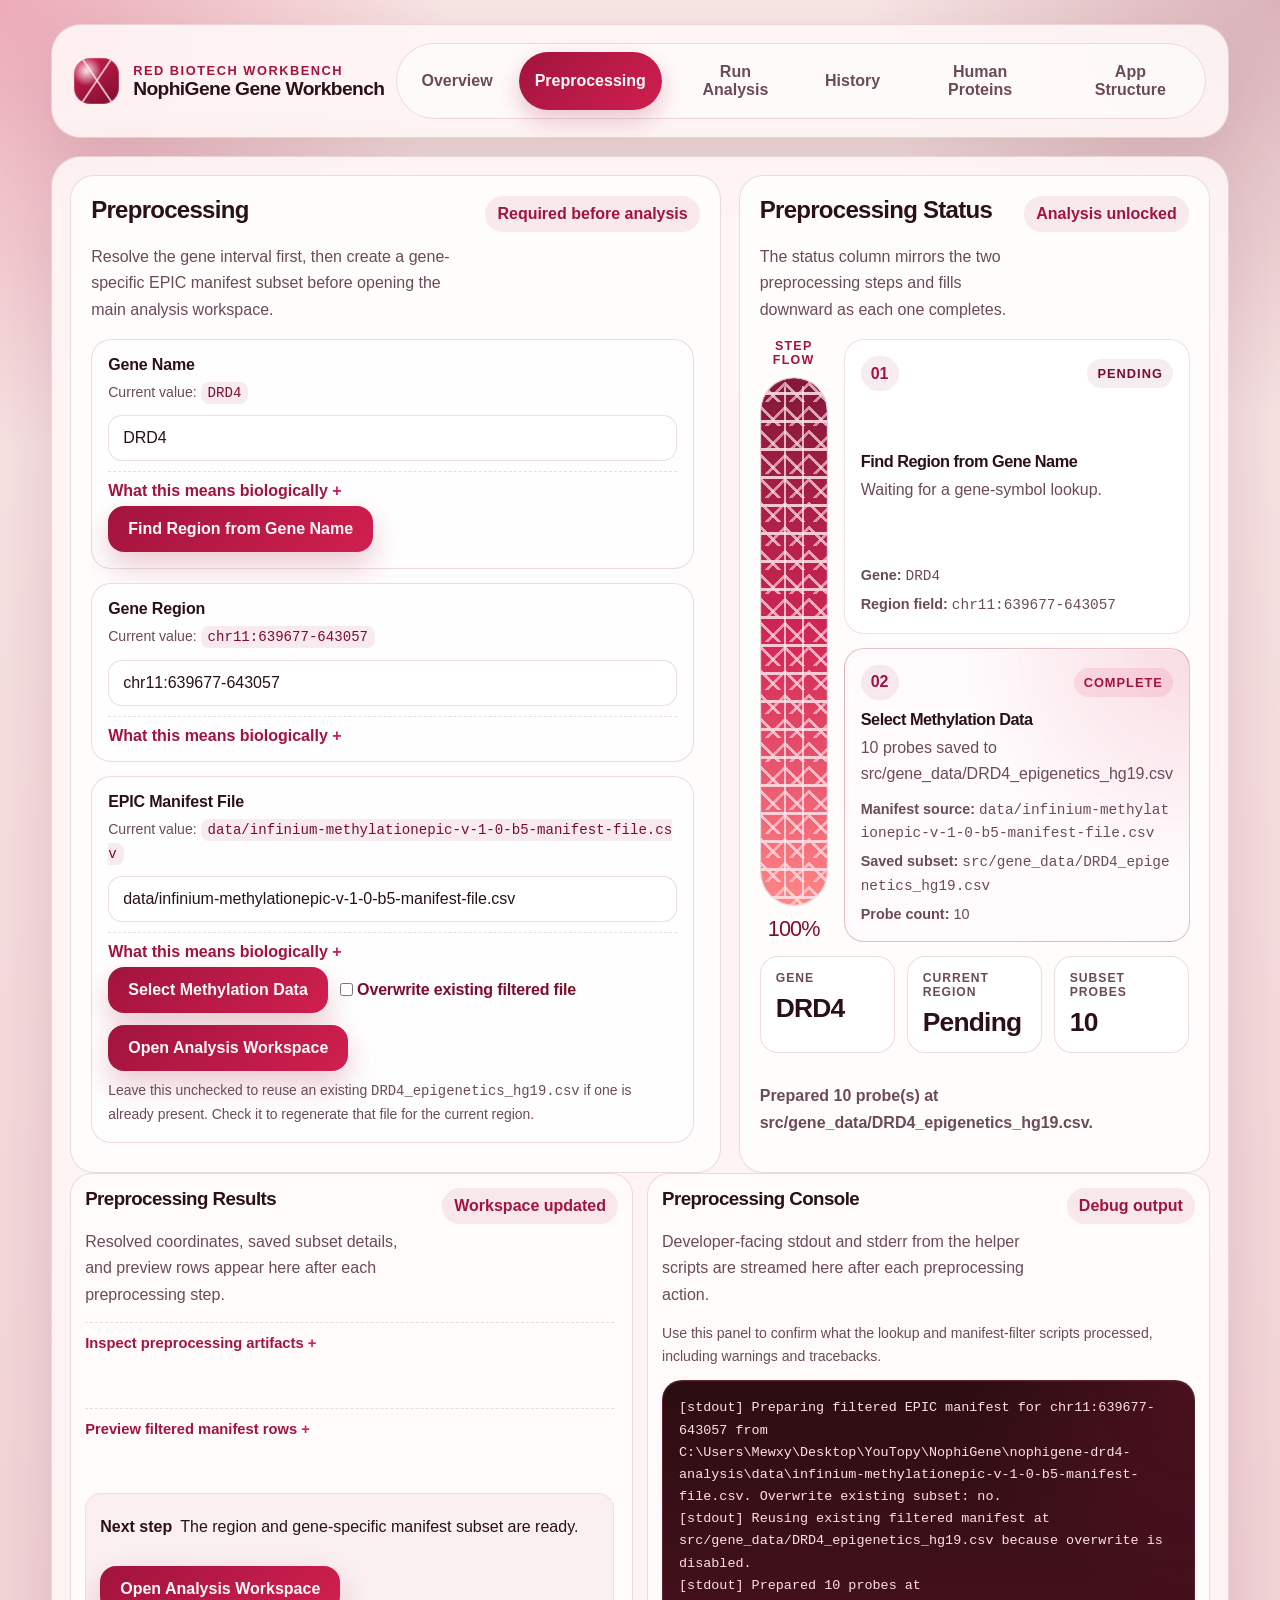
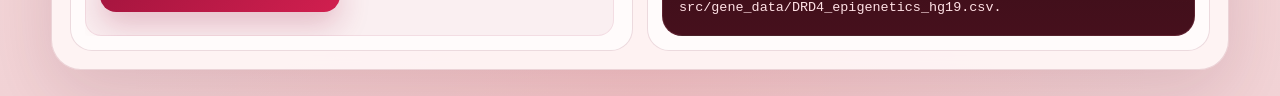
<file: post_manifest.html>
<!doctype html>
<html lang="en">
<head>
  <meta charset="utf-8">
  <meta name="viewport" content="width=device-width, initial-scale=1">
  <title>NophiGene Gene Workbench</title>
  <style>
    :root {
      --bg: #f8e7e6;
      --bg-2: #f2d3d6;
      --panel: rgba(255, 247, 247, 0.90);
      --panel-strong: rgba(255, 252, 252, 0.96);
      --ink: #2a1118;
      --muted: #6b4b56;
      --line: rgba(118, 19, 45, 0.14);
      --accent: #a1143d;
      --accent-2: #d11f4f;
      --accent-3: #7c0d2d;
      --accent-soft: rgba(161, 20, 61, 0.08);
      --danger: #8d0c2c;
      --success: #7f1d1d;
      --shadow: 0 24px 70px rgba(90, 12, 36, 0.14);
      --radius-xl: 30px;
      --radius-lg: 24px;
      --radius-md: 18px;
    }
    * { box-sizing: border-box; }
    html, body {
      min-height: 100%;
    }
    body {
      margin: 0;
      color: var(--ink);
      font-family: "Aptos", "Segoe UI Variable Text", "Segoe UI", "Trebuchet MS", sans-serif;
      background:
        radial-gradient(circle at 0% 0%, rgba(209, 31, 79, 0.30), transparent 28rem),
        radial-gradient(circle at 100% 0%, rgba(124, 13, 45, 0.24), transparent 26rem),
        radial-gradient(circle at 50% 100%, rgba(255, 138, 138, 0.18), transparent 32rem),
        linear-gradient(180deg, var(--bg) 0%, var(--bg-2) 100%);
    }
    .shell {
      width: min(92vw, 1680px);
      margin: 0 auto;
      padding: 24px 0 34px;
    }
    .frame {
      background: var(--panel);
      border: 1px solid var(--line);
      border-radius: var(--radius-xl);
      box-shadow: var(--shadow);
      backdrop-filter: blur(14px);
    }
    .frame-header {
      display: flex;
      align-items: center;
      justify-content: space-between;
      gap: 18px;
      padding: 18px 22px;
      margin-bottom: 18px;
    }
    .brand {
      display: flex;
      align-items: center;
      gap: 14px;
      min-width: 0;
    }
    .brand-mark {
      width: 46px;
      height: 46px;
      border-radius: 16px;
      background:
        radial-gradient(circle at 28% 28%, rgba(255, 239, 240, 0.95), transparent 32%),
        linear-gradient(145deg, var(--accent-2), var(--accent-3));
      box-shadow: inset 0 0 0 1px rgba(255, 255, 255, 0.18);
      position: relative;
      overflow: hidden;
    }
    .brand-mark::before,
    .brand-mark::after {
      content: "";
      position: absolute;
      left: 50%;
      top: -8%;
      width: 2px;
      height: 115%;
      background: rgba(255, 240, 242, 0.72);
      transform-origin: center;
    }
    .brand-mark::before {
      transform: translateX(-50%) rotate(34deg);
    }
    .brand-mark::after {
      transform: translateX(-50%) rotate(-34deg);
    }
    .brand-copy {
      min-width: 0;
    }
    .brand-copy span {
      display: block;
      font-size: 0.8rem;
      text-transform: uppercase;
      letter-spacing: 0.12em;
      font-weight: 700;
      color: var(--accent);
    }
    .brand-copy strong {
      display: block;
      font-family: "Aptos Display", "Segoe UI Variable Display", "Franklin Gothic Medium", sans-serif;
      font-size: 1.2rem;
      letter-spacing: -0.03em;
      white-space: nowrap;
    }
    .tab-nav {
      display: inline-flex;
      gap: 10px;
      padding: 8px;
      border-radius: 999px;
      background: rgba(255, 255, 255, 0.58);
      border: 1px solid var(--line);
    }
    .tab-button,
    .subtab-button,
    .cta-button,
    .run-button {
      appearance: none;
      border: 0;
      font: inherit;
      cursor: pointer;
    }
    .tab-button {
      padding: 11px 16px;
      border-radius: 999px;
      background: transparent;
      color: var(--muted);
      font-weight: 700;
      transition: background 160ms ease, color 160ms ease, transform 160ms ease;
    }
    .tab-button.is-active,
    .tab-button[aria-selected="true"] {
      background: linear-gradient(135deg, var(--accent), var(--accent-2));
      color: #fff9fa;
      box-shadow: 0 10px 24px rgba(161, 20, 61, 0.24);
    }
    .tab-panel {
      display: none;
    }
    .tab-panel.is-active {
      display: block;
    }
    .overview-panel {
      padding: 34px;
    }
    .overview-badge {
      display: inline-flex;
      align-items: center;
      gap: 10px;
      padding: 9px 13px;
      border-radius: 999px;
      background: rgba(161, 20, 61, 0.10);
      color: var(--accent);
      font-size: 0.8rem;
      letter-spacing: 0.08em;
      text-transform: uppercase;
      font-weight: 700;
    }
    .overview-title {
      margin: 16px 0 10px;
      font-family: "Aptos Display", "Segoe UI Variable Display", "Franklin Gothic Medium", sans-serif;
      font-size: clamp(2.6rem, 6vw, 5.1rem);
      line-height: 0.93;
      letter-spacing: -0.06em;
      max-width: 11ch;
    }
    .overview-copy {
      margin: 0;
      max-width: 58rem;
      color: var(--muted);
      font-size: 1.05rem;
      line-height: 1.75;
    }
    .overview-grid {
      display: grid;
      grid-template-columns: 1.2fr 0.95fr;
      gap: 18px;
      margin-top: 22px;
    }
    .overview-card {
      padding: 22px;
      border-radius: var(--radius-lg);
      background: var(--panel-strong);
      border: 1px solid var(--line);
    }
    .overview-card h2,
    .overview-card h3,
    .preprocess-panel h2,
    .preprocess-panel h3,
    .preprocess-panel h4,
    .analysis-panel h2,
    .analysis-panel h3,
    .analysis-panel h4 {
      margin-top: 0;
      letter-spacing: -0.03em;
    }
    .overview-card p,
    .preprocess-panel p,
    .preprocess-panel li,
    .analysis-panel p,
    .analysis-panel li {
      color: var(--muted);
      line-height: 1.65;
    }
    .overview-list {
      display: grid;
      gap: 12px;
      margin-top: 18px;
    }
    .overview-list div {
      padding: 14px 16px;
      border-radius: 16px;
      background: rgba(161, 20, 61, 0.05);
      border: 1px solid rgba(161, 20, 61, 0.08);
    }
    .overview-actions {
      display: flex;
      align-items: center;
      gap: 14px;
      flex-wrap: wrap;
      margin-top: 22px;
    }
    .cta-button,
    .run-button {
      padding: 14px 20px;
      border-radius: 16px;
      background: linear-gradient(135deg, var(--accent), var(--accent-2));
      color: #fff9fa;
      font-weight: 800;
      box-shadow: 0 14px 30px rgba(161, 20, 61, 0.22);
    }
    .cta-note {
      display: inline-flex;
      align-items: center;
      padding: 12px 15px;
      border-radius: 16px;
      background: rgba(124, 13, 45, 0.08);
      color: var(--accent-3);
      font-weight: 700;
    }
    .analysis-panel {
      padding: 18px;
    }
    .preprocess-panel {
      padding: 18px;
      display: grid;
      gap: 18px;
    }
    .preprocess-shell {
      display: grid;
      grid-template-columns: minmax(420px, 1.16fr) minmax(320px, 0.84fr);
      gap: 18px;
      min-height: calc(100vh - 168px);
      align-items: stretch;
    }
    .preprocess-sidebar {
      display: flex;
      flex-direction: column;
      gap: 18px;
      min-height: 0;
    }
    .preprocess-main-panel,
    .preprocess-status-panel {
      min-height: calc(100vh - 204px);
    }
    .preprocess-sidebar .analysis-panel-inner {
      min-height: 0;
      flex: 1;
    }
    .architecture-panel {
      padding: 34px;
    }
    .architecture-title {
      margin: 16px 0 10px;
      font-family: "Aptos Display", "Segoe UI Variable Display", "Franklin Gothic Medium", sans-serif;
      font-size: clamp(2.2rem, 5vw, 4rem);
      line-height: 0.96;
      letter-spacing: -0.05em;
    }
    .diagram-grid {
      display: grid;
      grid-template-columns: repeat(2, minmax(0, 1fr));
      gap: 18px;
      margin-top: 22px;
    }
    .diagram-card {
      padding: 22px;
      border-radius: var(--radius-lg);
      background: var(--panel-strong);
      border: 1px solid var(--line);
    }
    .diagram-card p {
      margin-bottom: 0;
    }
    .diagram-kicker {
      display: inline-flex;
      align-items: center;
      padding: 8px 12px;
      border-radius: 999px;
      background: rgba(161, 20, 61, 0.08);
      color: var(--accent);
      font-size: 0.77rem;
      font-weight: 800;
      letter-spacing: 0.10em;
      text-transform: uppercase;
    }
    .diagram-flow {
      display: grid;
      gap: 10px;
      margin-top: 18px;
    }
    .diagram-node {
      padding: 14px 16px;
      border-radius: 18px;
      background:
        radial-gradient(circle at top right, rgba(209, 31, 79, 0.08), transparent 12rem),
        rgba(255, 255, 255, 0.84);
      border: 1px solid rgba(118, 19, 45, 0.10);
      box-shadow: inset 0 1px 0 rgba(255, 255, 255, 0.55);
    }
    .diagram-node strong,
    .diagram-node span {
      display: block;
    }
    .diagram-node strong {
      color: var(--accent-3);
      letter-spacing: -0.02em;
    }
    .diagram-node span {
      margin-top: 6px;
      color: var(--muted);
      line-height: 1.55;
      font-size: 0.93rem;
    }
    .diagram-arrow {
      display: flex;
      align-items: center;
      justify-content: center;
      min-height: 18px;
      color: var(--accent);
      font-size: 1.25rem;
      font-weight: 900;
    }
    .diagram-node-row {
      display: grid;
      grid-template-columns: repeat(auto-fit, minmax(170px, 1fr));
      gap: 12px;
    }
    .diagram-note {
      margin-top: 16px;
      padding: 14px 16px;
      border-radius: 18px;
      background: rgba(161, 20, 61, 0.05);
      border: 1px solid rgba(161, 20, 61, 0.08);
    }
    .protein-panel {
      padding: 18px;
    }
    .protein-shell {
      display: grid;
      min-height: calc(100vh - 168px);
    }
    .protein-toolbar {
      display: grid;
      gap: 14px;
      margin-bottom: 16px;
    }
    .protein-search-grid {
      display: grid;
      grid-template-columns: minmax(0, 1.7fr) minmax(240px, 0.7fr);
      gap: 14px;
    }
    .protein-toggle-card {
      display: flex;
      flex-direction: column;
      justify-content: space-between;
    }
    .toggle-row {
      display: inline-flex;
      align-items: center;
      gap: 10px;
      font-weight: 800;
      color: var(--accent-3);
    }
    .toggle-row input {
      width: auto;
      margin: 0;
      transform: translateY(1px);
    }
    .protein-quick-searches {
      display: flex;
      flex-wrap: wrap;
      gap: 10px;
    }
    .quick-chip {
      appearance: none;
      font: inherit;
      cursor: pointer;
      padding: 10px 14px;
      border-radius: 999px;
      border: 1px solid rgba(161, 20, 61, 0.12);
      background: rgba(161, 20, 61, 0.05);
      color: var(--accent-3);
      font-weight: 700;
    }
    .protein-results-viewer {
      min-height: 0;
      flex: 1;
      padding: 18px;
    }
    .protein-search-summary {
      margin-bottom: 14px;
      color: var(--muted);
      line-height: 1.65;
    }
    .protein-grid {
      display: grid;
      gap: 14px;
    }
    .protein-card .expandable-body > *:first-child {
      margin-top: 0;
    }
    .protein-summary-line {
      color: var(--muted);
      font-size: 0.95rem;
      line-height: 1.6;
    }
    .protein-meta-grid {
      display: grid;
      grid-template-columns: repeat(auto-fit, minmax(170px, 1fr));
      gap: 12px;
      margin: 14px 0;
    }
    .protein-meta-card {
      padding: 12px 14px;
      border-radius: 16px;
      background: rgba(161, 20, 61, 0.05);
      border: 1px solid rgba(161, 20, 61, 0.08);
    }
    .protein-meta-card span,
    .protein-meta-card strong {
      display: block;
    }
    .protein-meta-card span {
      color: var(--muted);
      text-transform: uppercase;
      letter-spacing: 0.08em;
      font-size: 0.76rem;
      font-weight: 700;
    }
    .protein-meta-card strong {
      margin-top: 8px;
      color: var(--accent-3);
      letter-spacing: -0.02em;
      word-break: break-word;
    }
    .protein-section-label {
      margin: 16px 0 8px;
      color: var(--accent);
      font-size: 0.9rem;
      font-weight: 800;
      letter-spacing: 0.03em;
    }
    .protein-pagination {
      display: flex;
      align-items: center;
      justify-content: space-between;
      gap: 12px;
      margin-top: 18px;
      flex-wrap: wrap;
    }
    .protein-pagination button {
      padding: 12px 16px;
      border-radius: 14px;
      border: 1px solid rgba(161, 20, 61, 0.12);
      background: rgba(161, 20, 61, 0.05);
      color: var(--accent-3);
      font: inherit;
      font-weight: 800;
      cursor: pointer;
    }
    .protein-pagination button:disabled {
      opacity: 0.45;
      cursor: not-allowed;
    }
    .protein-source-links {
      display: flex;
      gap: 10px;
      flex-wrap: wrap;
      margin-top: 14px;
    }
    .protein-source-links a {
      display: inline-flex;
      align-items: center;
      padding: 9px 12px;
      border-radius: 999px;
      background: rgba(161, 20, 61, 0.08);
      color: var(--accent-3);
      text-decoration: none;
      font-weight: 700;
    }
    .analysis-shell {
      display: grid;
      grid-template-columns: minmax(370px, 0.9fr) minmax(0, 1.45fr);
      gap: 18px;
      min-height: calc(100vh - 168px);
    }
    .analysis-panel-inner {
      display: flex;
      flex-direction: column;
      min-height: calc(100vh - 204px);
      padding: 20px;
      border-radius: var(--radius-lg);
      background: var(--panel-strong);
      border: 1px solid var(--line);
      overflow: hidden;
    }
    .panel-head {
      display: flex;
      align-items: flex-start;
      justify-content: space-between;
      gap: 16px;
      margin-bottom: 16px;
    }
    .panel-head p {
      margin: 6px 0 0;
      max-width: 46rem;
    }
    .panel-chip {
      display: inline-flex;
      align-items: center;
      padding: 9px 12px;
      border-radius: 999px;
      background: var(--accent-soft);
      color: var(--accent);
      font-weight: 700;
      white-space: nowrap;
    }
    .scroll-region {
      min-height: 0;
      overflow: auto;
      padding-right: 6px;
    }
    .scroll-region::-webkit-scrollbar {
      width: 10px;
      height: 10px;
    }
    .scroll-region::-webkit-scrollbar-thumb {
      background: rgba(161, 20, 61, 0.18);
      border-radius: 999px;
    }
    form {
      display: grid;
      gap: 14px;
    }
    .field-grid {
      display: grid;
      gap: 14px;
    }
    .field-card {
      padding: 16px;
      border-radius: 20px;
      border: 1px solid var(--line);
      background: rgba(255, 255, 255, 0.76);
    }
    .field-card label {
      display: block;
      font-weight: 800;
      letter-spacing: -0.01em;
    }
    .field-example {
      margin: 7px 0 10px;
      color: var(--accent-3);
      font-size: 0.88rem;
      line-height: 1.55;
    }
    .field-example code,
    .path-chip code {
      padding: 3px 7px;
      border-radius: 8px;
      background: rgba(161, 20, 61, 0.08);
      color: var(--accent-3);
      word-break: break-all;
    }
    input {
      width: 100%;
      padding: 13px 14px;
      border-radius: 14px;
      border: 1px solid rgba(118, 19, 45, 0.14);
      background: rgba(255, 255, 255, 0.92);
      color: var(--ink);
      font: inherit;
      transition: border-color 160ms ease, box-shadow 160ms ease, transform 160ms ease;
    }
    input:focus {
      outline: none;
      border-color: rgba(161, 20, 61, 0.42);
      box-shadow: 0 0 0 4px rgba(161, 20, 61, 0.12);
      transform: translateY(-1px);
    }
    .input-autofilled {
      background:
        linear-gradient(135deg, rgba(209, 31, 79, 0.14), rgba(255, 255, 255, 0.96)),
        rgba(255, 255, 255, 0.96);
      border-color: rgba(161, 20, 61, 0.34);
      box-shadow: 0 0 0 4px rgba(209, 31, 79, 0.10);
    }
    .hint {
      margin: 8px 0 0;
      font-size: 0.87rem;
      color: var(--muted);
      line-height: 1.55;
    }
    .field-details {
      margin-top: 10px;
      border-top: 1px dashed rgba(118, 19, 45, 0.14);
      padding-top: 10px;
    }
    .field-details summary {
      cursor: pointer;
      font-weight: 700;
      color: var(--accent);
      list-style: none;
    }
    .field-details summary::-webkit-details-marker {
      display: none;
    }
    .field-details summary::after {
      content: " +";
      color: var(--accent-2);
    }
    .field-details[open] summary::after {
      content: " -";
    }
    .field-details p {
      margin: 10px 0 0;
      font-size: 0.93rem;
    }
    .analysis-actions {
      display: flex;
      align-items: center;
      gap: 12px;
      flex-wrap: wrap;
      margin-top: 6px;
    }
    .subtle {
      display: inline-flex;
      align-items: center;
      padding: 12px 14px;
      border-radius: 14px;
      background: rgba(161, 20, 61, 0.08);
      color: var(--accent-3);
      font-weight: 700;
    }
    .error {
      margin-top: 14px;
      padding: 15px 16px;
      border-radius: 18px;
      background: rgba(141, 12, 44, 0.08);
      border: 1px solid rgba(141, 12, 44, 0.16);
      color: var(--danger);
    }
    .results-stack {
      display: flex;
      flex-direction: column;
      min-height: 0;
      gap: 14px;
      flex: 1;
    }
    .viewer-stage {
      position: relative;
      display: flex;
      flex-direction: column;
      gap: 14px;
      min-height: 0;
      flex: 1;
    }
    .loading-hideable {
      transition: opacity 180ms ease, filter 180ms ease, transform 180ms ease;
    }
    .viewer-stage.is-loading .loading-hideable {
      opacity: 0.14;
      filter: blur(1px);
      pointer-events: none;
      transform: scale(0.995);
    }
    .metrics {
      display: grid;
      grid-template-columns: repeat(3, minmax(0, 1fr));
      gap: 12px;
    }
    .metric {
      padding: 14px 15px;
      border-radius: 18px;
      background: rgba(255, 255, 255, 0.82);
      border: 1px solid var(--line);
    }
    .metric span {
      display: block;
      color: var(--muted);
      text-transform: uppercase;
      letter-spacing: 0.08em;
      font-size: 0.76rem;
      font-weight: 700;
    }
    .metric strong {
      display: block;
      margin-top: 8px;
      font-size: 1.65rem;
      letter-spacing: -0.03em;
    }
    .paths {
      display: grid;
      gap: 10px;
    }
    .path-chip {
      display: flex;
      flex-wrap: wrap;
      align-items: center;
      gap: 8px;
      padding: 12px 14px;
      border-radius: 16px;
      background: rgba(161, 20, 61, 0.05);
      border: 1px solid rgba(161, 20, 61, 0.08);
    }
    .results-viewer {
      display: flex;
      flex-direction: column;
      min-height: 0;
      flex: 1;
      padding: 14px;
      border-radius: 22px;
      background: rgba(255, 255, 255, 0.68);
      border: 1px solid var(--line);
    }
    .loading-overlay {
      position: absolute;
      inset: 0;
      z-index: 5;
      display: none;
      align-items: center;
      justify-content: center;
      padding: 18px;
      border-radius: 24px;
      background:
        radial-gradient(circle at 20% 10%, rgba(209, 31, 79, 0.16), transparent 18rem),
        radial-gradient(circle at 80% 20%, rgba(124, 13, 45, 0.16), transparent 18rem),
        rgba(255, 249, 250, 0.92);
      border: 1px solid rgba(118, 19, 45, 0.10);
      backdrop-filter: blur(10px);
    }
    .viewer-stage.is-loading .loading-overlay {
      display: flex;
    }
    .loading-shell {
      width: min(100%, 40rem);
      padding: 24px;
      border-radius: 24px;
      background: rgba(255, 255, 255, 0.82);
      border: 1px solid rgba(118, 19, 45, 0.10);
      box-shadow: 0 20px 40px rgba(90, 12, 36, 0.10);
    }
    .loading-shell h3 {
      margin-bottom: 8px;
    }
    .loading-shell p {
      margin-top: 0;
    }
    .loading-readout {
      display: flex;
      align-items: baseline;
      justify-content: space-between;
      gap: 18px;
      margin: 18px 0 12px;
    }
    .loading-percent {
      font-family: "Aptos Display", "Segoe UI Variable Display", "Franklin Gothic Medium", sans-serif;
      font-size: clamp(2.2rem, 6vw, 3.4rem);
      line-height: 1;
      letter-spacing: -0.06em;
      color: var(--accent-3);
    }
    .loading-label {
      color: var(--accent);
      font-weight: 800;
      text-transform: uppercase;
      letter-spacing: 0.10em;
      font-size: 0.82rem;
    }
    .dna-progress-track {
      position: relative;
      height: 22px;
      border-radius: 999px;
      overflow: hidden;
      background: rgba(161, 20, 61, 0.08);
      border: 1px solid rgba(118, 19, 45, 0.10);
    }
    .dna-progress-track--vertical {
      width: 56px;
      height: 240px;
      margin: 0 auto;
      border-radius: 28px;
    }
    .dna-progress-fill {
      position: relative;
      height: 100%;
      width: 0%;
      border-radius: inherit;
      background: linear-gradient(90deg, rgba(124, 13, 45, 0.95), rgba(209, 31, 79, 0.96), rgba(255, 128, 128, 0.94));
      box-shadow: inset 0 0 0 1px rgba(255, 255, 255, 0.12);
      transition: width 320ms ease;
    }
    .dna-progress-fill[data-loading-axis="vertical"] {
      width: 100%;
      height: 0%;
      transition: height 320ms ease;
      background: linear-gradient(180deg, rgba(124, 13, 45, 0.95), rgba(209, 31, 79, 0.96), rgba(255, 128, 128, 0.94));
    }
    .dna-progress-fill::before,
    .dna-progress-fill::after {
      content: "";
      position: absolute;
      inset: 0;
      background-size: 24px 24px;
      opacity: 0.65;
      animation: dnaShift 1.1s linear infinite;
    }
    .dna-progress-fill::before {
      background-image:
        linear-gradient(45deg, transparent 32%, rgba(255, 240, 244, 0.94) 33%, rgba(255, 240, 244, 0.94) 40%, transparent 41%, transparent 59%, rgba(255, 240, 244, 0.94) 60%, rgba(255, 240, 244, 0.94) 67%, transparent 68%);
    }
    .dna-progress-fill::after {
      background-image:
        linear-gradient(-45deg, transparent 32%, rgba(255, 215, 224, 0.88) 33%, rgba(255, 215, 224, 0.88) 40%, transparent 41%, transparent 59%, rgba(255, 215, 224, 0.88) 60%, rgba(255, 215, 224, 0.88) 67%, transparent 68%);
      animation-direction: reverse;
    }
    .loading-steps {
      display: grid;
      grid-template-columns: repeat(3, minmax(0, 1fr));
      gap: 10px;
      margin-top: 16px;
    }
    .loading-step {
      padding: 12px 13px;
      border-radius: 16px;
      background: rgba(161, 20, 61, 0.06);
      border: 1px solid rgba(161, 20, 61, 0.08);
      color: var(--accent-3);
      font-size: 0.9rem;
      line-height: 1.5;
    }
    .preprocess-status-stage {
      gap: 16px;
    }
    .preprocess-status-grid {
      display: grid;
      grid-template-columns: 68px minmax(0, 1fr);
      gap: 16px;
      align-items: stretch;
      min-height: 0;
    }
    .preprocess-progress-column {
      display: grid;
      grid-template-rows: auto minmax(0, 1fr) auto;
      gap: 10px;
      align-items: center;
      min-height: 100%;
    }
    .preprocess-progress-title {
      text-align: center;
      color: var(--accent);
      font-size: 0.78rem;
      font-weight: 800;
      letter-spacing: 0.10em;
      text-transform: uppercase;
    }
    .preprocess-vertical-track {
      position: relative;
      align-self: stretch;
      min-height: 100%;
      border-radius: 999px;
      overflow: hidden;
      background:
        linear-gradient(180deg, rgba(161, 20, 61, 0.08), rgba(124, 13, 45, 0.04)),
        rgba(255, 255, 255, 0.62);
      border: 1px solid rgba(118, 19, 45, 0.12);
      box-shadow: inset 0 1px 0 rgba(255, 255, 255, 0.38);
    }
    .preprocess-vertical-track::before,
    .preprocess-vertical-track::after {
      content: "";
      position: absolute;
      top: 8px;
      bottom: 8px;
      width: 2px;
      border-radius: 999px;
      background: rgba(255, 233, 238, 0.90);
      opacity: 0.82;
      z-index: 2;
    }
    .preprocess-vertical-track::before {
      left: calc(50% - 10px);
    }
    .preprocess-vertical-track::after {
      right: calc(50% - 10px);
    }
    .preprocess-vertical-fill {
      position: absolute;
      inset: 0 0 auto 0;
      height: 0%;
      border-radius: inherit;
      background: linear-gradient(180deg, rgba(124, 13, 45, 0.95), rgba(209, 31, 79, 0.96), rgba(255, 128, 128, 0.94));
      box-shadow: inset 0 0 0 1px rgba(255, 255, 255, 0.12);
      transition: height 320ms ease;
    }
    .preprocess-vertical-fill::before,
    .preprocess-vertical-fill::after {
      content: "";
      position: absolute;
      inset: 0;
      opacity: 0.72;
      animation: dnaShift 1.1s linear infinite;
    }
    .preprocess-vertical-fill::before {
      background:
        repeating-linear-gradient(
          180deg,
          transparent 0 14px,
          rgba(255, 240, 244, 0.92) 14px 17px,
          transparent 17px 28px
        ),
        linear-gradient(45deg, transparent 34%, rgba(255, 240, 244, 0.92) 35%, rgba(255, 240, 244, 0.92) 42%, transparent 43%);
      background-size: 100% 28px, 24px 24px;
    }
    .preprocess-vertical-fill::after {
      background:
        repeating-linear-gradient(
          180deg,
          transparent 0 14px,
          rgba(255, 215, 224, 0.88) 14px 17px,
          transparent 17px 28px
        ),
        linear-gradient(-45deg, transparent 34%, rgba(255, 215, 224, 0.88) 35%, rgba(255, 215, 224, 0.88) 42%, transparent 43%);
      background-size: 100% 28px, 24px 24px;
      animation-direction: reverse;
    }
    .preprocess-progress-caption {
      text-align: center;
      color: var(--accent-3);
      font-family: "Aptos Display", "Segoe UI Variable Display", "Franklin Gothic Medium", sans-serif;
      font-size: 1.35rem;
      letter-spacing: -0.04em;
    }
    .preprocess-step-stack {
      display: grid;
      grid-template-rows: repeat(2, minmax(130px, 1fr));
      gap: 14px;
      min-height: 0;
    }
    .preprocess-step-card {
      padding: 16px;
      border-radius: 20px;
      background: rgba(255, 255, 255, 0.82);
      border: 1px solid rgba(118, 19, 45, 0.12);
      display: flex;
      flex-direction: column;
      gap: 10px;
      justify-content: space-between;
      min-height: 0;
      box-shadow: inset 0 1px 0 rgba(255, 255, 255, 0.42);
    }
    .preprocess-step-card.is-complete {
      background:
        radial-gradient(circle at top right, rgba(209, 31, 79, 0.14), transparent 14rem),
        rgba(255, 251, 252, 0.94);
      border-color: rgba(161, 20, 61, 0.26);
    }
    .preprocess-step-meta {
      display: flex;
      align-items: center;
      justify-content: space-between;
      gap: 12px;
      flex-wrap: wrap;
    }
    .preprocess-step-index {
      display: inline-flex;
      align-items: center;
      justify-content: center;
      min-width: 2.2rem;
      height: 2.2rem;
      padding: 0 10px;
      border-radius: 999px;
      background: rgba(161, 20, 61, 0.08);
      color: var(--accent);
      font-weight: 800;
    }
    .preprocess-step-state {
      display: inline-flex;
      align-items: center;
      padding: 7px 10px;
      border-radius: 999px;
      background: rgba(124, 13, 45, 0.07);
      color: var(--accent-3);
      font-size: 0.8rem;
      font-weight: 800;
      text-transform: uppercase;
      letter-spacing: 0.08em;
    }
    .preprocess-step-card.is-complete .preprocess-step-state {
      background: rgba(209, 31, 79, 0.10);
      color: var(--accent);
    }
    .preprocess-step-card h4 {
      margin: 0;
      font-size: 1.02rem;
    }
    .preprocess-step-copy {
      display: grid;
      gap: 6px;
    }
    .preprocess-step-copy p {
      margin: 0;
    }
    .preprocess-step-details {
      display: grid;
      gap: 6px;
      font-size: 0.9rem;
      color: var(--muted);
      line-height: 1.55;
    }
    .preprocess-step-details code {
      word-break: break-all;
    }
    .preprocess-artifacts {
      display: grid;
      gap: 12px;
    }
    .preprocess-detail-grid {
      display: grid;
      grid-template-columns: minmax(0, 1fr) minmax(0, 1fr);
      gap: 14px;
      width: 100%;
      min-height: 0;
      align-items: stretch;
    }
    .preprocess-detail-card {
      display: grid;
      grid-template-rows: auto minmax(0, 1fr);
      gap: 14px;
      min-height: 0;
      padding: 14px;
      border-radius: 22px;
      background: rgba(255, 255, 255, 0.68);
      border: 1px solid var(--line);
    }
    .preprocess-detail-card .panel-head {
      margin-bottom: 0;
    }
    .preprocess-results-body {
      display: grid;
      gap: 12px;
      min-height: 0;
      overflow: auto;
      padding-right: 4px;
    }
    .preprocess-artifacts .field-details {
      margin-top: 0;
      padding-top: 12px;
    }
    .preprocess-artifacts .field-details summary {
      font-size: 0.92rem;
    }
    .preprocess-console-shell {
      display: grid;
      grid-template-rows: auto minmax(0, 1fr);
      gap: 12px;
      min-height: 0;
      flex: 1;
    }
    .preprocess-console {
      min-height: 0;
      overflow: auto;
      padding: 16px;
      border-radius: 20px;
      background:
        radial-gradient(circle at top right, rgba(209, 31, 79, 0.18), transparent 14rem),
        linear-gradient(180deg, rgba(39, 8, 13, 0.98), rgba(66, 11, 24, 0.98));
      border: 1px solid rgba(255, 158, 175, 0.14);
      box-shadow: inset 0 1px 0 rgba(255, 255, 255, 0.04);
    }
    .preprocess-console pre {
      margin: 0;
      white-space: pre-wrap;
      word-break: break-word;
      color: #ffe1e5;
      font-family: "Cascadia Code", "Consolas", monospace;
      font-size: 0.84rem;
      line-height: 1.65;
    }
    .preprocess-console.is-empty pre {
      color: rgba(255, 225, 229, 0.72);
    }
    .preprocess-console-hint {
      margin: 0;
      font-size: 0.88rem;
      color: var(--muted);
      line-height: 1.6;
    }
    .subtab-nav {
      display: inline-flex;
      flex-wrap: wrap;
      gap: 10px;
      padding: 6px;
      border-radius: 999px;
      background: rgba(161, 20, 61, 0.06);
      border: 1px solid rgba(161, 20, 61, 0.08);
      margin-bottom: 12px;
      align-self: flex-start;
      max-width: 100%;
    }
    .subtab-nav--nested {
      margin-bottom: 14px;
      background: rgba(124, 13, 45, 0.04);
    }
    .subtab-button {
      padding: 10px 14px;
      border-radius: 999px;
      background: transparent;
      color: var(--muted);
      font-weight: 700;
    }
    .subtab-button.is-active,
    .subtab-button[aria-selected="true"] {
      background: linear-gradient(135deg, var(--accent), var(--accent-2));
      color: #fff9fa;
    }
    .subtab-panel {
      display: none;
      min-height: 0;
      flex: 1;
    }
    .subtab-panel.is-active {
      display: flex;
      flex-direction: column;
      min-height: 0;
    }
    .viewer-scroll {
      flex: 1;
      min-height: 0;
      overflow: auto;
      padding-right: 4px;
    }
    .table-shell {
      flex: 1;
      min-height: 0;
      overflow: auto;
      border-radius: 16px;
      border: 1px solid rgba(118, 19, 45, 0.10);
      background: rgba(255, 255, 255, 0.84);
    }
    .insight-stack {
      display: grid;
      gap: 14px;
    }
    .insight-card {
      padding: 18px;
      border-radius: 20px;
      background: rgba(255, 255, 255, 0.84);
      border: 1px solid rgba(118, 19, 45, 0.10);
    }
    .expandable-card {
      padding: 0;
      overflow: hidden;
    }
    .expandable-summary {
      display: flex;
      align-items: flex-start;
      justify-content: space-between;
      gap: 16px;
      padding: 18px;
      cursor: pointer;
      list-style: none;
    }
    .expandable-summary::-webkit-details-marker {
      display: none;
    }
    .expandable-summary::after {
      content: "+";
      flex: 0 0 auto;
      display: inline-flex;
      align-items: center;
      justify-content: center;
      width: 28px;
      height: 28px;
      border-radius: 999px;
      background: rgba(161, 20, 61, 0.08);
      color: var(--accent-2);
      font-size: 1.15rem;
      font-weight: 800;
      line-height: 1;
    }
    .expandable-card[open] .expandable-summary {
      border-bottom: 1px solid rgba(118, 19, 45, 0.10);
    }
    .expandable-card[open] .expandable-summary::after {
      content: "-";
    }
    .expandable-copy {
      min-width: 0;
    }
    .expandable-copy h4 {
      margin: 10px 0 6px;
    }
    .expandable-copy p {
      margin: 0;
    }
    .expandable-body {
      padding: 18px;
    }
    .insight-kicker {
      display: inline-flex;
      align-items: center;
      padding: 7px 11px;
      border-radius: 999px;
      background: rgba(161, 20, 61, 0.08);
      color: var(--accent);
      font-size: 0.76rem;
      font-weight: 800;
      letter-spacing: 0.10em;
      text-transform: uppercase;
    }
    .insight-card h4 {
      margin: 12px 0 8px;
    }
    .insight-card p:last-child {
      margin-bottom: 0;
    }
    .insight-grid {
      display: grid;
      grid-template-columns: repeat(2, minmax(0, 1fr));
      gap: 14px;
    }
    .stat-grid {
      display: grid;
      grid-template-columns: repeat(3, minmax(0, 1fr));
      gap: 12px;
      margin-top: 14px;
    }
    .stat-card {
      padding: 13px 14px;
      border-radius: 16px;
      background: rgba(161, 20, 61, 0.06);
      border: 1px solid rgba(161, 20, 61, 0.08);
    }
    .stat-card span {
      display: block;
      color: var(--muted);
      font-size: 0.76rem;
      text-transform: uppercase;
      letter-spacing: 0.08em;
      font-weight: 800;
    }
    .stat-card strong {
      display: block;
      margin-top: 8px;
      font-size: 1.05rem;
      color: var(--accent-3);
    }
    .badge-row {
      display: flex;
      flex-wrap: wrap;
      gap: 8px;
      margin-top: 14px;
    }
    .probe-tag {
      display: inline-flex;
      align-items: center;
      padding: 7px 10px;
      border-radius: 999px;
      background: rgba(124, 13, 45, 0.08);
      color: var(--accent-3);
      font-size: 0.82rem;
      font-weight: 700;
    }
    .source-list {
      display: grid;
      gap: 8px;
      margin: 14px 0 0;
      padding: 0;
      list-style: none;
    }
    .source-list a {
      color: var(--accent);
      font-weight: 700;
      text-decoration: none;
    }
    .source-list a:hover {
      text-decoration: underline;
    }
    .insight-list {
      display: grid;
      gap: 10px;
      margin: 14px 0 0;
      padding-left: 18px;
      color: var(--muted);
    }
    .insight-list li {
      line-height: 1.55;
    }
    .literature-list {
      display: grid;
      gap: 8px;
      margin: 10px 0 0;
      padding-left: 18px;
      color: var(--muted);
    }
    .literature-list li {
      line-height: 1.6;
    }
    .population-grid {
      display: grid;
      gap: 12px;
      margin-top: 14px;
    }
    .population-row {
      padding: 14px;
      border-radius: 16px;
      background: rgba(161, 20, 61, 0.05);
      border: 1px solid rgba(161, 20, 61, 0.08);
    }
    .population-row strong {
      display: block;
      color: var(--accent-3);
      letter-spacing: -0.02em;
    }
    .population-row span {
      display: block;
      margin-top: 4px;
      color: var(--muted);
      font-size: 0.92rem;
    }
    .population-details {
      margin-top: 14px;
      border-top: 1px dashed rgba(118, 19, 45, 0.14);
      padding-top: 12px;
    }
    .population-details summary {
      cursor: pointer;
      font-weight: 700;
      color: var(--accent);
      list-style: none;
    }
    .population-details summary::-webkit-details-marker {
      display: none;
    }
    .population-details summary::after {
      content: " +";
      color: var(--accent-2);
    }
    .population-details[open] summary::after {
      content: " -";
    }
    .muted-badge {
      display: inline-flex;
      align-items: center;
      padding: 7px 10px;
      border-radius: 999px;
      background: rgba(107, 75, 86, 0.10);
      color: var(--muted);
      font-size: 0.82rem;
      font-weight: 700;
    }
    .preview-table {
      width: 100%;
      border-collapse: collapse;
      font-size: 0.91rem;
    }
    .preview-table th,
    .preview-table td {
      padding: 10px 12px;
      border-bottom: 1px solid rgba(118, 19, 45, 0.08);
      text-align: left;
      vertical-align: top;
    }
    .preview-table th {
      position: sticky;
      top: 0;
      background: rgba(209, 31, 79, 0.10);
      backdrop-filter: blur(8px);
      z-index: 1;
    }
    .empty-state {
      display: grid;
      place-items: center;
      min-height: 0;
      flex: 1;
      padding: 26px;
      border-radius: 22px;
      border: 1px dashed rgba(118, 19, 45, 0.18);
      background:
        radial-gradient(circle at top right, rgba(209, 31, 79, 0.08), transparent 18rem),
        rgba(255, 255, 255, 0.52);
    }
    .empty-state-inner {
      max-width: 34rem;
    }
    .empty-state h3 {
      margin-bottom: 10px;
    }
    .status-note {
      color: var(--success);
      font-weight: 700;
    }
    code {
      font-family: "Cascadia Code", "Consolas", monospace;
    }
    @keyframes dnaShift {
      from {
        background-position: 0 0;
      }
      to {
        background-position: 24px 0;
      }
    }
    @media (max-width: 1180px) {
      .preprocess-shell,
      .analysis-shell,
      .protein-search-grid,
      .overview-grid,
      .diagram-grid {
        grid-template-columns: 1fr;
      }
      .analysis-panel-inner {
        min-height: auto;
      }
      .preprocess-shell,
      .analysis-shell {
        min-height: auto;
      }
      .scroll-region,
      .results-viewer,
      .table-shell {
        overflow: visible;
      }
      .metrics {
        grid-template-columns: 1fr;
      }
      .preprocess-detail-grid {
        grid-template-columns: 1fr;
      }
      .preprocess-status-grid {
        grid-template-columns: 60px minmax(0, 1fr);
      }
      .insight-grid,
      .stat-grid,
      .loading-steps {
        grid-template-columns: 1fr;
      }
    }
    @media (max-width: 820px) {
      .shell {
        width: min(96vw, 96vw);
      }
      .frame-header {
        flex-direction: column;
        align-items: stretch;
      }
      .tab-nav {
        width: 100%;
        justify-content: space-between;
      }
      .overview-panel,
      .preprocess-panel,
      .analysis-panel,
      .architecture-panel {
        padding: 16px;
      }
      .overview-title {
        font-size: clamp(2.2rem, 12vw, 3.5rem);
      }
      .architecture-title {
        font-size: clamp(2rem, 10vw, 3rem);
      }
      .preprocess-status-grid {
        grid-template-columns: 1fr;
      }
      .preprocess-progress-column {
        grid-template-columns: auto minmax(0, 1fr) auto;
        grid-template-rows: 1fr;
        align-items: center;
      }
      .preprocess-vertical-track {
        min-height: 64px;
      }
      .preprocess-step-stack {
        grid-template-rows: none;
      }
    }
  </style>
</head>
<body data-initial-tab="preprocessing">
  <div class="shell">
    <header class="frame frame-header">
      <div class="brand">
        <div class="brand-mark" aria-hidden="true"></div>
        <div class="brand-copy">
          <span>Red Biotech Workbench</span>
          <strong>NophiGene Gene Workbench</strong>
        </div>
      </div>
      <nav class="tab-nav" aria-label="Primary navigation">
        <button type="button" class="tab-button" data-tab-target="overview" aria-selected="false">Overview</button>
        <button type="button" class="tab-button" data-tab-target="preprocessing" aria-selected="false">Preprocessing</button>
        
        <button type="button" class="tab-button" data-tab-target="analysis" aria-selected="false">Run Analysis</button>
        
        <button type="button" class="tab-button" data-tab-target="history" aria-selected="false">History</button>
        <button type="button" class="tab-button" data-tab-target="proteins" aria-selected="false">Human Proteins</button>
        <button type="button" class="tab-button" data-tab-target="structure" aria-selected="false">App Structure</button>
      </nav>
    </header>

    <main>
      <section class="frame tab-panel overview-panel" data-tab-panel="overview" hidden>
        <span class="overview-badge">Clinical genomics interface</span>
        <h1 class="overview-title">NophiGene Gene Workbench</h1>
        <p class="overview-copy">
          This workspace is built for red-biotech style gene analysis: interval discovery, methylation preprocessing,
          variant review, and concise artifact generation around the selected locus. The overview stays separate so the
          active work surfaces can remain dense, wide, and practical once you start working with real data.
        </p>

        <div class="overview-grid">
          <article class="overview-card">
            <h2>What this workbench expects</h2>
            <p>
              The app reads local project inputs from <code>data</code> and writes reports to
              <code>results</code>. It scans for VCFs, paired IDAT prefixes, and optional population statistics
              files so the browser stays close to the real project layout.
            </p>
            <div class="overview-list">
              <div><strong>Preprocessing layer:</strong> resolve a gene interval and create a gene-specific EPIC manifest subset.</div>
              <div><strong>Variant layer:</strong> sequence calls from a regional VCF focused on the selected gene interval.</div>
              <div><strong>Epigenetic layer:</strong> methylation beta values derived from paired Illumina IDAT files and the filtered manifest subset.</div>
            </div>
          </article>

          <article class="overview-card">
            <h3>Why the workflow is split into tabs</h3>
            <p>
              The overview explains the biological workflow once. Preprocessing resolves the region and builds the
              methylation subset first. Only then does the analysis tab open, so the main analysis surface is always tied
              to a prepared gene interval and ready-to-use manifest subset.
            </p>
            <div class="overview-actions">
              <button type="button" class="cta-button" data-go-tab="preprocessing">
                Review Preprocessing
              </button>
              <span class="cta-note">Designed to keep the active work surface compact, high-density, and stepwise.</span>
            </div>
          </article>
        </div>
      </section>

      <section class="frame tab-panel preprocess-panel is-active" data-tab-panel="preprocessing">
        <div class="preprocess-shell">
          <section class="analysis-panel-inner preprocess-main-panel">
            <div class="panel-head">
              <div>
                <h2>Preprocessing</h2>
                <p>Resolve the gene interval first, then create a gene-specific EPIC manifest subset before opening the main analysis workspace.</p>
              </div>
              <span class="panel-chip">Required before analysis</span>
            </div>

            <div class="scroll-region">
              <form method="post" data-preprocess-form>
                <input type="hidden" name="workflow" value="preprocess">
                <div class="field-grid">
                  <div class="field-card">
                    <label for="gene_name">Gene Name</label>
                    <p class="field-example">Current value: <code>DRD4</code></p>
                    <input id="gene_name" name="gene_name" type="text" value="DRD4" placeholder="Enter a gene symbol such as DRD4 or COMT">
                    <details class="field-details">
                      <summary>What this means biologically</summary>
                      <p>Enter an HGNC-style gene symbol. The preprocessing workflow will look up the genomic coordinates for that gene and use the resulting interval in the downstream analysis.</p>
                    </details>
                    <div class="analysis-actions">
                      <button type="submit" class="run-button" name="preprocess_action" value="find_region">Find Region from Gene Name</button>
                    </div>
                  </div>

                  <div class="field-card">
                    <label for="preprocess_region">Gene Region</label>
                    <p class="field-example">Current value: <code>chr11:639677-643057</code></p>
                    <input
                      id="preprocess_region"
                      name="preprocess_region"
                      type="text"
                      value="chr11:639677-643057"
                      placeholder="Gene interval will appear here"
                      class=""
                    >
                    <details class="field-details">
                      <summary>What this means biologically</summary>
                      <p>This field is filled by the gene-region lookup step and can also be adjusted manually if you want to use a custom span such as promoter-plus-gene coverage.</p>
                    </details>
                  </div>

                  <div class="field-card">
                    <label for="manifest_source">EPIC Manifest File</label>
                    <p class="field-example">Current value: <code>data/infinium-methylationepic-v-1-0-b5-manifest-file.csv</code></p>
                    <input id="manifest_source" name="manifest_source" list="manifest-source-options" type="text" value="data/infinium-methylationepic-v-1-0-b5-manifest-file.csv" placeholder="Path to the full EPIC manifest CSV">
                    <datalist id="manifest-source-options">
                      
                      <option value="data/infinium-methylationepic-v-1-0-b5-manifest-file.csv"></option>
                      
                    </datalist>
                    <details class="field-details">
                      <summary>What this means biologically</summary>
                      <p>Use the full EPIC manifest here. The app will filter it down to just the selected gene interval and save a much smaller CSV subset into src/gene_data for downstream methylation processing.</p>
                    </details>
                    <div class="analysis-actions">
                      <button type="submit" class="run-button" name="preprocess_action" value="select_methylation">Select Methylation Data</button>
                      <label class="toggle-row">
                        <input
                          type="checkbox"
                          name="overwrite_filtered_manifest"
                          value="1"
                          
                        >
                        <span>Overwrite existing filtered file</span>
                      </label>
                      
                      <button type="button" class="cta-button" data-go-tab="analysis">Open Analysis Workspace</button>
                      
                    </div>
                    <p class="hint">
                      Leave this unchecked to reuse an existing <code>DRD4_epigenetics_hg19.csv</code> if one is already present. Check it to regenerate that file for the current region.
                    </p>
                  </div>
                </div>

                
              </form>
            </div>
          </section>

          <div class="preprocess-sidebar">
            <section class="analysis-panel-inner preprocess-status-panel">
              <div class="panel-head">
                <div>
                  <h2>Preprocessing Status</h2>
                  <p>The status column mirrors the two preprocessing steps and fills downward as each one completes.</p>
                </div>
                <span class="panel-chip">Analysis unlocked</span>
              </div>

              <div class="viewer-stage preprocess-status-stage" id="preprocess-viewer-stage">
                <div class="loading-overlay" data-preprocess-loading-overlay hidden>
                  <div class="loading-shell">
                    <h3>Running preprocessing</h3>
                    <p data-preprocess-loading-note>Preparing the preprocessing workspace</p>
                    <div class="loading-readout">
                      <div class="loading-label" data-preprocess-loading-label>Preparing preprocessing workspace</div>
                      <div class="loading-percent" data-preprocess-loading-percent>0%</div>
                    </div>
                    <div class="dna-progress-track dna-progress-track--vertical" aria-hidden="true">
                      <div class="dna-progress-fill" data-preprocess-loading-fill data-loading-axis="vertical"></div>
                    </div>
                    <div class="loading-steps" data-preprocess-loading-steps>
                      <div class="loading-step">1. Prepare the gene-region lookup workspace.</div>
                      <div class="loading-step">2. Resolve the gene name to a genome interval.</div>
                      <div class="loading-step">3. Refresh the workspace with the resolved region.</div>
                    </div>
                  </div>
                </div>

                <div class="loading-hideable results-stack">
                  <div class="preprocess-status-grid">
                    <div class="preprocess-progress-column">
                      <div class="preprocess-progress-title">Step Flow</div>
                      <div class="preprocess-vertical-track" aria-hidden="true">
                        <div
                          class="preprocess-vertical-fill"
                          style="height: 100%;"
                        ></div>
                      </div>
                      <div class="preprocess-progress-caption">100%</div>
                    </div>

                    <div class="preprocess-step-stack">
                      <article class="preprocess-step-card ">
                        <div class="preprocess-step-meta">
                          <span class="preprocess-step-index">01</span>
                          <span class="preprocess-step-state">Pending</span>
                        </div>
                        <div class="preprocess-step-copy">
                          <h4>Find Region from Gene Name</h4>
                          <p>Waiting for a gene-symbol lookup.</p>
                        </div>
                        <div class="preprocess-step-details">
                          <div><strong>Gene:</strong> <code>DRD4</code></div>
                          <div><strong>Region field:</strong> <code>chr11:639677-643057</code></div>
                          
                        </div>
                      </article>

                      <article class="preprocess-step-card is-complete">
                        <div class="preprocess-step-meta">
                          <span class="preprocess-step-index">02</span>
                          <span class="preprocess-step-state">Complete</span>
                        </div>
                        <div class="preprocess-step-copy">
                          <h4>Select Methylation Data</h4>
                          <p>10 probes saved to src/gene_data/DRD4_epigenetics_hg19.csv</p>
                        </div>
                        <div class="preprocess-step-details">
                          <div><strong>Manifest source:</strong> <code>data/infinium-methylationepic-v-1-0-b5-manifest-file.csv</code></div>
                          <div><strong>Saved subset:</strong> <code>src/gene_data/DRD4_epigenetics_hg19.csv</code></div>
                          <div><strong>Probe count:</strong> 10</div>
                        </div>
                      </article>
                    </div>
                  </div>

                  <div class="metrics">
                    <article class="metric">
                      <span>Gene</span>
                      <strong>DRD4</strong>
                    </article>
                    <article class="metric">
                      <span>Current region</span>
                      <strong>Pending</strong>
                    </article>
                    <article class="metric">
                      <span>Subset probes</span>
                      <strong>10</strong>
                    </article>
                  </div>

                  
                  <p class="status-note">Prepared 10 probe(s) at src/gene_data/DRD4_epigenetics_hg19.csv.</p>
                  
                </div>
              </div>
            </section>
          </div>
        </div>

        <div class="preprocess-detail-grid">
          <article class="preprocess-detail-card preprocess-results-card">
            <div class="panel-head">
              <div>
                <h3>Preprocessing Results</h3>
                <p>Resolved coordinates, saved subset details, and preview rows appear here after each preprocessing step.</p>
              </div>
              <span class="panel-chip">Workspace updated</span>
            </div>

            <div class="preprocess-results-body">
              
              <div class="preprocess-artifacts">
                <details class="field-details">
                  <summary>Inspect preprocessing artifacts</summary>
                  <div class="preprocess-step-details" style="margin-top: 10px;">
                    <div><strong>Manifest source:</strong> <code>data/infinium-methylationepic-v-1-0-b5-manifest-file.csv</code></div>
                    <div><strong>Filtered subset:</strong> <code>src/gene_data/DRD4_epigenetics_hg19.csv</code></div>
                    <div><strong>Genome build:</strong> hg19</div>
                    
                  </div>
                </details>

                
                <details class="field-details">
                  <summary>Preview filtered manifest rows</summary>
                  <div class="table-shell" style="margin-top: 12px;">
                    <table class="dataframe preview-table">
  <thead>
    <tr style="text-align: right;">
      <th>IlmnID</th>
      <th>Name</th>
      <th>AddressA_ID</th>
      <th>AlleleA_ProbeSeq</th>
      <th>AddressB_ID</th>
      <th>AlleleB_ProbeSeq</th>
      <th>Infinium_Design_Type</th>
      <th>Next_Base</th>
      <th>Color_Channel</th>
      <th>Forward_Sequence</th>
      <th>Genome_Build</th>
      <th>CHR</th>
      <th>MAPINFO</th>
      <th>SourceSeq</th>
      <th>Strand</th>
      <th>UCSC_RefGene_Name</th>
      <th>UCSC_RefGene_Accession</th>
      <th>UCSC_RefGene_Group</th>
      <th>UCSC_CpG_Islands_Name</th>
      <th>Relation_to_UCSC_CpG_Island</th>
      <th>Phantom4_Enhancers</th>
      <th>Phantom5_Enhancers</th>
      <th>DMR</th>
      <th>450k_Enhancer</th>
      <th>HMM_Island</th>
      <th>Regulatory_Feature_Name</th>
      <th>Regulatory_Feature_Group</th>
      <th>GencodeBasicV12_NAME</th>
      <th>GencodeBasicV12_Accession</th>
      <th>GencodeBasicV12_Group</th>
      <th>GencodeCompV12_NAME</th>
      <th>GencodeCompV12_Accession</th>
      <th>GencodeCompV12_Group</th>
      <th>DNase_Hypersensitivity_NAME</th>
      <th>DNase_Hypersensitivity_Evidence_Count</th>
      <th>OpenChromatin_NAME</th>
      <th>OpenChromatin_Evidence_Count</th>
      <th>TFBS_NAME</th>
      <th>TFBS_Evidence_Count</th>
      <th>Methyl27_Loci</th>
      <th>Methyl450_Loci</th>
      <th>Chromosome_36</th>
      <th>Coordinate_36</th>
      <th>SNP_ID</th>
      <th>SNP_DISTANCE</th>
      <th>SNP_MinorAlleleFrequency</th>
      <th>Random_Loci</th>
      <th>MFG_Change_Flagged</th>
      <th>CHR_hg38</th>
      <th>Start_hg38</th>
      <th>End_hg38</th>
      <th>Strand_hg38</th>
    </tr>
  </thead>
  <tbody>
    <tr>
      <td>cg16313227</td>
      <td>cg16313227</td>
      <td>59692978</td>
      <td>TTTAAAATATCAACCRAAAATAATAACTACRACTATTATCCCAACTATTC</td>
      <td>NaN</td>
      <td>NaN</td>
      <td>II</td>
      <td>NaN</td>
      <td>NaN</td>
      <td>CTACAAAAAATTTTAAAATATCAGCCGGGGGTGGTGGCTGCGGCTGTTGTCCCAGCTATT[CG]GGGGAGCTGAGGCGGCAGAATCGCTTAAACCTGGGAGGCGGAGGTTGCAGTGAGTTGAGA</td>
      <td>37.0</td>
      <td>11</td>
      <td>638974.0</td>
      <td>TTAAAATATCAGCCGGGGGTGGTGGCTGCGGCTGTTGTCCCAGCTATTCG</td>
      <td>R</td>
      <td>DRD4</td>
      <td>NM_000797</td>
      <td>Body</td>
      <td>chr11:636906-640628</td>
      <td>Island</td>
      <td>NaN</td>
      <td>NaN</td>
      <td>NaN</td>
      <td>NaN</td>
      <td>NaN</td>
      <td>NaN</td>
      <td>NaN</td>
      <td>DRD4</td>
      <td>ENST00000528733.1</td>
      <td>TSS200</td>
      <td>DRD4</td>
      <td>ENST00000528733.1</td>
      <td>TSS200</td>
      <td>chr11:638565-638995</td>
      <td>3.0</td>
      <td>NaN</td>
      <td>NaN</td>
      <td>NaN</td>
      <td>NaN</td>
      <td>NaN</td>
      <td>NaN</td>
      <td>11</td>
      <td>628974</td>
      <td>rs570238783;rs536186205</td>
      <td>35;33</td>
      <td>0.000399;0.000200</td>
      <td>NaN</td>
      <td>False</td>
      <td>chr11</td>
      <td>638973.0</td>
      <td>638975.0</td>
      <td>+</td>
    </tr>
    <tr>
      <td>cg07212818</td>
      <td>cg07212818</td>
      <td>74672167</td>
      <td>ACACACCTAATACAAATACTAACACACCCCCAAAAAAAAACTCACAACTC</td>
      <td>NaN</td>
      <td>NaN</td>
      <td>II</td>
      <td>NaN</td>
      <td>NaN</td>
      <td>CTGCCCACCACACACACCTAGTGCAGATGCTGGCACACCCCCAGAAGGAGGCTCACAGCT[CG]CAGGGGAGACCTGGGCTGGACAAAACCCAGGGGAGGGGAGGGTGTGTGGGGACCAGGCCC</td>
      <td>37.0</td>
      <td>11</td>
      <td>638076.0</td>
      <td>CACACCTAGTGCAGATGCTGGCACACCCCCAGAAGGAGGCTCACAGCTCG</td>
      <td>R</td>
      <td>DRD4</td>
      <td>NM_000797</td>
      <td>Body</td>
      <td>chr11:636906-640628</td>
      <td>Island</td>
      <td>NaN</td>
      <td>NaN</td>
      <td>NaN</td>
      <td>NaN</td>
      <td>NaN</td>
      <td>11:636735-638506</td>
      <td>Unclassified_Cell_type_specific</td>
      <td>DRD4</td>
      <td>ENST00000528733.1</td>
      <td>TSS1500</td>
      <td>DRD4</td>
      <td>ENST00000528733.1</td>
      <td>TSS1500</td>
      <td>chr11:637825-638195</td>
      <td>3.0</td>
      <td>NaN</td>
      <td>NaN</td>
      <td>NaN</td>
      <td>NaN</td>
      <td>NaN</td>
      <td>True</td>
      <td>11</td>
      <td>628076</td>
      <td>rs115341449</td>
      <td>37</td>
      <td>0.009585</td>
      <td>NaN</td>
      <td>False</td>
      <td>chr11</td>
      <td>638075.0</td>
      <td>638077.0</td>
      <td>+</td>
    </tr>
    <tr>
      <td>cg20411756</td>
      <td>cg20411756</td>
      <td>52636295</td>
      <td>TTAATCCCTAAAACCTAACCATCAAACCAAAAAACATCCAAAAATACCCA</td>
      <td>49713896.0</td>
      <td>TTAATCCCTAAAACCTAACCATCAAACCGAAAAACGTCCGAAAATACCCG</td>
      <td>I</td>
      <td>A</td>
      <td>Red</td>
      <td>TGTCTTCAACGCCGAGTTCCGCAACGTCTTCCGCAAGGCCCTGCGTGCCTGCTGCTGAGC[CG]GGCACCCCCGGACGCCCCCCGGCCTGATGGCCAGGCCTCAGGGACCAAGGAGATGGGGAG</td>
      <td>37.0</td>
      <td>11</td>
      <td>640606.0</td>
      <td>CGGGCACCCCCGGACGCCCCCCGGCCTGATGGCCAGGCCTCAGGGACCAA</td>
      <td>F</td>
      <td>DRD4</td>
      <td>NM_000797</td>
      <td>3'UTR</td>
      <td>chr11:636906-640628</td>
      <td>Island</td>
      <td>NaN</td>
      <td>NaN</td>
      <td>NaN</td>
      <td>NaN</td>
      <td>NaN</td>
      <td>11:639166-641165</td>
      <td>Unclassified_Cell_type_specific</td>
      <td>DRD4</td>
      <td>ENST00000176183.5</td>
      <td>3'UTR</td>
      <td>DRD4</td>
      <td>ENST00000176183.5</td>
      <td>3'UTR</td>
      <td>chr11:640425-641695</td>
      <td>3.0</td>
      <td>NaN</td>
      <td>NaN</td>
      <td>NaN</td>
      <td>NaN</td>
      <td>NaN</td>
      <td>True</td>
      <td>11</td>
      <td>630606</td>
      <td>rs369869458;rs201902931;rs370728840;rs531147000</td>
      <td>0;1;11;17</td>
      <td>0.000200;0.000399;0.000399;0.000200</td>
      <td>NaN</td>
      <td>False</td>
      <td>chr11</td>
      <td>640605.0</td>
      <td>640607.0</td>
      <td>-</td>
    </tr>
    <tr>
      <td>cg02762115</td>
      <td>cg02762115</td>
      <td>35609570</td>
      <td>CCAAAAACCTTCCTACTATACTAAACRCCCTTCTTCRTAATACACATCAC</td>
      <td>NaN</td>
      <td>NaN</td>
      <td>II</td>
      <td>NaN</td>
      <td>NaN</td>
      <td>TCTCGGCGCCCCCAGGGGCCTTCCTGCTGTGCTGGACGCCCTTCTTCGTGGTGCACATCA[CG]CAGGCGCTGTGTCCTGCCTGCTCCGTGCCCCCGCGGCTGGTCAGCGCCGTCACCTGGCTG</td>
      <td>37.0</td>
      <td>11</td>
      <td>640446.0</td>
      <td>CAGGGGCCTTCCTGCTGTGCTGGACGCCCTTCTTCGTGGTGCACATCACG</td>
      <td>R</td>
      <td>DRD4</td>
      <td>NM_000797</td>
      <td>Body</td>
      <td>chr11:636906-640628</td>
      <td>Island</td>
      <td>NaN</td>
      <td>NaN</td>
      <td>NaN</td>
      <td>NaN</td>
      <td>11:629374-630590</td>
      <td>11:639166-641165</td>
      <td>Unclassified_Cell_type_specific</td>
      <td>NaN</td>
      <td>NaN</td>
      <td>NaN</td>
      <td>NaN</td>
      <td>NaN</td>
      <td>NaN</td>
      <td>chr11:640425-641695</td>
      <td>3.0</td>
      <td>NaN</td>
      <td>NaN</td>
      <td>NaN</td>
      <td>NaN</td>
      <td>NaN</td>
      <td>True</td>
      <td>11</td>
      <td>630446</td>
      <td>rs199628904;rs201886833;rs200086731</td>
      <td>37;31;30</td>
      <td>0.000200;0.001000;0.001000</td>
      <td>NaN</td>
      <td>False</td>
      <td>chr11</td>
      <td>640445.0</td>
      <td>640447.0</td>
      <td>+</td>
    </tr>
    <tr>
      <td>cg09133032</td>
      <td>cg09133032</td>
      <td>13759172</td>
      <td>CACAAAAAACACACAATCAAAACCACAAAAATCCTAAAAAAAACTAAACA</td>
      <td>83602238.0</td>
      <td>CGCGAAAAACGCACAATCGAAACCGCAAAAATCCTAAAAAAAACTAAACG</td>
      <td>I</td>
      <td>C</td>
      <td>Grn</td>
      <td>GTGCGCCCCCCGCGCCCGGCCTTCCCCGGGGTCCCTGCGGCCCCGACTGTGCGCCCGCCG[CG]CCCAGCCTCCCCCAGGACCCCTGCGGCCCCGACTGTGCGCCCCCCGCGCCCGGCCTCCCC</td>
      <td>37.0</td>
      <td>11</td>
      <td>640094.0</td>
      <td>CGCGGGGGGCGCACAGTCGGGGCCGCAGGGGTCCTGGGGGAGGCTGGGCG</td>
      <td>F</td>
      <td>DRD4</td>
      <td>NM_000797</td>
      <td>Body</td>
      <td>chr11:636906-640628</td>
      <td>Island</td>
      <td>NaN</td>
      <td>NaN</td>
      <td>DMR</td>
      <td>NaN</td>
      <td>11:629374-630590</td>
      <td>11:639166-641165</td>
      <td>Unclassified_Cell_type_specific</td>
      <td>NaN</td>
      <td>NaN</td>
      <td>NaN</td>
      <td>NaN</td>
      <td>NaN</td>
      <td>NaN</td>
      <td>NaN</td>
      <td>NaN</td>
      <td>chr11:635585-643130</td>
      <td>6.0</td>
      <td>NaN</td>
      <td>NaN</td>
      <td>NaN</td>
      <td>True</td>
      <td>11</td>
      <td>630094</td>
      <td>rs34662058;rs762502;rs544949382</td>
      <td>5;25;39</td>
      <td>0.260982;0.336661;0.000399</td>
      <td>NaN</td>
      <td>False</td>
      <td>chr11</td>
      <td>640093.0</td>
      <td>640095.0</td>
      <td>-</td>
    </tr>
    <tr>
      <td>cg03909863</td>
      <td>cg03909863</td>
      <td>5738142</td>
      <td>ACCAATTTAAAAAAATTAAAAACTTAAACATCATCACTATAACATCTACA</td>
      <td>45713843.0</td>
      <td>GCCGATTTAAAAAAATTAAAAACTTAAACGTCGTCACTATAACGTCTACG</td>
      <td>I</td>
      <td>A</td>
      <td>Red</td>
      <td>CAGGCGGCTGGGGCAGAGACCAGCAGCACGGGACACGCGTGACCTGTGCTCCTTTCGAGC[CG]CAGACGTCACAGTGACGACGTTTAAGCTCCTAATCTCCCCAAATCGGCGGGAAGGATTAG</td>
      <td>37.0</td>
      <td>11</td>
      <td>638404.0</td>
      <td>GCCGATTTGGGGAGATTAGGAGCTTAAACGTCGTCACTGTGACGTCTGCG</td>
      <td>F</td>
      <td>DRD4</td>
      <td>NM_000797</td>
      <td>Body</td>
      <td>chr11:636906-640628</td>
      <td>Island</td>
      <td>NaN</td>
      <td>NaN</td>
      <td>NaN</td>
      <td>NaN</td>
      <td>11:628372-628508</td>
      <td>11:636735-638506</td>
      <td>Unclassified_Cell_type_specific</td>
      <td>DRD4</td>
      <td>ENST00000528733.1</td>
      <td>TSS1500</td>
      <td>DRD4</td>
      <td>ENST00000528733.1</td>
      <td>TSS1500</td>
      <td>chr11:638205-638515</td>
      <td>3.0</td>
      <td>NaN</td>
      <td>NaN</td>
      <td>NaN</td>
      <td>NaN</td>
      <td>NaN</td>
      <td>True</td>
      <td>11</td>
      <td>628404</td>
      <td>rs555962517;rs572563795;rs146523158</td>
      <td>6;17;33</td>
      <td>0.001398;0.000399;0.000200</td>
      <td>NaN</td>
      <td>False</td>
      <td>chr11</td>
      <td>638403.0</td>
      <td>638405.0</td>
      <td>-</td>
    </tr>
    <tr>
      <td>cg03855291</td>
      <td>cg03855291</td>
      <td>89618273</td>
      <td>CRAATCACAAAAACCCRCRATAACTAAAAAACCTCAAAACCTATAATATC</td>
      <td>NaN</td>
      <td>NaN</td>
      <td>II</td>
      <td>NaN</td>
      <td>NaN</td>
      <td>AAGAGTGGGGGCGGGTCACAAGGGCCCGCGGTGGCTGGGAAACCTCAGGGCCTGTGGTGT[CG]CCGCGCAGGTCCAGGGTGGCGCGTGGCTGCTGAGCCCCCGCCTGTGCGACGCCCTCATGG</td>
      <td>37.0</td>
      <td>11</td>
      <td>639423.0</td>
      <td>GGGTCACAAGGGCCCGCGGTGGCTGGGAAACCTCAGGGCCTGTGGTGTCG</td>
      <td>R</td>
      <td>DRD4</td>
      <td>NM_000797</td>
      <td>Body</td>
      <td>chr11:636906-640628</td>
      <td>Island</td>
      <td>NaN</td>
      <td>NaN</td>
      <td>NaN</td>
      <td>NaN</td>
      <td>11:629374-630590</td>
      <td>11:639166-641165</td>
      <td>Unclassified_Cell_type_specific</td>
      <td>DRD4;DRD4</td>
      <td>ENST00000528733.1;ENST00000176183.5</td>
      <td>5'UTR;ExonBnd</td>
      <td>DRD4;DRD4</td>
      <td>ENST00000528733.1;ENST00000176183.5</td>
      <td>5'UTR;ExonBnd</td>
      <td>chr11:639100-639995</td>
      <td>3.0</td>
      <td>NaN</td>
      <td>NaN</td>
      <td>NaN</td>
      <td>NaN</td>
      <td>NaN</td>
      <td>True</td>
      <td>11</td>
      <td>629423</td>
      <td>rs28540443;rs549658123</td>
      <td>51;42</td>
      <td>0.021565;0.000399</td>
      <td>NaN</td>
      <td>False</td>
      <td>chr11</td>
      <td>639422.0</td>
      <td>639424.0</td>
      <td>+</td>
    </tr>
    <tr>
      <td>cg09386376</td>
      <td>cg09386376</td>
      <td>55810248</td>
      <td>TAAAAAACATACCAAACCTAATCTCTACAAAAAATTTTAAAATATCAACC</td>
      <td>NaN</td>
      <td>NaN</td>
      <td>II</td>
      <td>NaN</td>
      <td>NaN</td>
      <td>TGAGACCAGCCTGGGAAACATACCAGGCCTGGTCTCTACAAAAAATTTTAAAATATCAGC[CG]GGGGTGGTGGCTGCGGCTGTTGTCCCAGCTATTCGGGGGAGCTGAGGCGGCAGAATCGCT</td>
      <td>37.0</td>
      <td>11</td>
      <td>638939.0</td>
      <td>GGGAAACATACCAGGCCTGGTCTCTACAAAAAATTTTAAAATATCAGCCG</td>
      <td>R</td>
      <td>DRD4</td>
      <td>NM_000797</td>
      <td>Body</td>
      <td>chr11:636906-640628</td>
      <td>Island</td>
      <td>NaN</td>
      <td>NaN</td>
      <td>NaN</td>
      <td>NaN</td>
      <td>NaN</td>
      <td>NaN</td>
      <td>NaN</td>
      <td>DRD4</td>
      <td>ENST00000528733.1</td>
      <td>TSS200</td>
      <td>DRD4</td>
      <td>ENST00000528733.1</td>
      <td>TSS200</td>
      <td>chr11:638565-638995</td>
      <td>3.0</td>
      <td>NaN</td>
      <td>NaN</td>
      <td>NaN</td>
      <td>NaN</td>
      <td>NaN</td>
      <td>True</td>
      <td>11</td>
      <td>628939</td>
      <td>NaN</td>
      <td>NaN</td>
      <td>NaN</td>
      <td>NaN</td>
      <td>False</td>
      <td>chr11</td>
      <td>638938.0</td>
      <td>638940.0</td>
      <td>+</td>
    </tr>
    <tr>
      <td>cg11335335</td>
      <td>cg11335335</td>
      <td>3628837</td>
      <td>TACCCTAAAAATAAAATCCAACTACRAAAAAAACTAAACTTAACAAAATC</td>
      <td>NaN</td>
      <td>NaN</td>
      <td>II</td>
      <td>NaN</td>
      <td>NaN</td>
      <td>GTCTTGGCGTCTGTTATCCAGGAGATGCCCGTCCTTCTATCCAGGGACCCCGGAAACAGG[CG]ACTTTGTCAAGCCCAGTCCCCTCCGTAGCTGGATTTCACCTCCAGGGCAGCCAGCTGGAC</td>
      <td>37.0</td>
      <td>11</td>
      <td>637885.0</td>
      <td>GCCCTGGAGGTGAAATCCAGCTACGGAGGGGACTGGGCTTGACAAAGTCG</td>
      <td>F</td>
      <td>DRD4</td>
      <td>NM_000797</td>
      <td>Body</td>
      <td>chr11:636906-640628</td>
      <td>Island</td>
      <td>NaN</td>
      <td>NaN</td>
      <td>NaN</td>
      <td>True</td>
      <td>NaN</td>
      <td>11:636735-638506</td>
      <td>Unclassified_Cell_type_specific</td>
      <td>DRD4</td>
      <td>ENST00000528733.1</td>
      <td>TSS1500</td>
      <td>DRD4</td>
      <td>ENST00000528733.1</td>
      <td>TSS1500</td>
      <td>chr11:637825-638195</td>
      <td>3.0</td>
      <td>NaN</td>
      <td>NaN</td>
      <td>NaN</td>
      <td>NaN</td>
      <td>NaN</td>
      <td>True</td>
      <td>11</td>
      <td>627885</td>
      <td>rs562014301;rs527815615;rs72844728</td>
      <td>21;43;48</td>
      <td>0.000200;0.000200;0.224241</td>
      <td>NaN</td>
      <td>False</td>
      <td>chr11</td>
      <td>637884.0</td>
      <td>637886.0</td>
      <td>-</td>
    </tr>
    <tr>
      <td>cg05717871</td>
      <td>cg05717871</td>
      <td>77785337</td>
      <td>AAAATTAAAAAAACTACCTACTCCTTTACCCTTAAAAAAAATCACTCCAC</td>
      <td>NaN</td>
      <td>NaN</td>
      <td>II</td>
      <td>NaN</td>
      <td>NaN</td>
      <td>AATCGGCGGGAAGGATTAGAGGGGCTGCCTGCTCCTTTGCCCTTGGAGAGAGTCACTCCA[CG]TGGAGTCCTACGCTGGGCACTGGGCACGGTCTTCATATTTTTAATTATAATTTATCTTCA</td>
      <td>37.0</td>
      <td>11</td>
      <td>638507.0</td>
      <td>GGATTAGAGGGGCTGCCTGCTCCTTTGCCCTTGGAGAGAGTCACTCCACG</td>
      <td>R</td>
      <td>DRD4</td>
      <td>NM_000797</td>
      <td>Body</td>
      <td>chr11:636906-640628</td>
      <td>Island</td>
      <td>NaN</td>
      <td>NaN</td>
      <td>NaN</td>
      <td>NaN</td>
      <td>11:628372-628508</td>
      <td>NaN</td>
      <td>NaN</td>
      <td>DRD4</td>
      <td>ENST00000528733.1</td>
      <td>TSS1500</td>
      <td>DRD4</td>
      <td>ENST00000528733.1</td>
      <td>TSS1500</td>
      <td>chr11:638205-638515</td>
      <td>3.0</td>
      <td>NaN</td>
      <td>NaN</td>
      <td>NaN</td>
      <td>NaN</td>
      <td>NaN</td>
      <td>True</td>
      <td>11</td>
      <td>628507</td>
      <td>rs564574393;rs191215577</td>
      <td>26;2</td>
      <td>0.000599;0.001398</td>
      <td>NaN</td>
      <td>False</td>
      <td>chr11</td>
      <td>638506.0</td>
      <td>638508.0</td>
      <td>+</td>
    </tr>
  </tbody>
</table>
                  </div>
                </details>
                

                
                <div class="path-chip">
                  <strong>Next step</strong>
                  <span>The region and gene-specific manifest subset are ready.</span>
                  <button type="button" class="cta-button" data-go-tab="analysis">Open Analysis Workspace</button>
                </div>
                
              </div>
              
            </div>
          </article>

          <article class="preprocess-detail-card preprocess-console-card">
            <div class="panel-head">
              <div>
                <h3>Preprocessing Console</h3>
                <p>Developer-facing stdout and stderr from the helper scripts are streamed here after each preprocessing action.</p>
              </div>
              <span class="panel-chip">Debug output</span>
            </div>

            <div class="preprocess-console-shell">
              <p class="preprocess-console-hint">Use this panel to confirm what the lookup and manifest-filter scripts processed, including warnings and tracebacks.</p>
              <div class="preprocess-console ">
                <pre>[stdout] Preparing filtered EPIC manifest for chr11:639677-643057 from C:\Users\Mewxy\Desktop\YouTopy\NophiGene\nophigene-drd4-analysis\data\infinium-methylationepic-v-1-0-b5-manifest-file.csv. Overwrite existing subset: no.
[stdout] Reusing existing filtered manifest at src/gene_data/DRD4_epigenetics_hg19.csv because overwrite is disabled.
[stdout] Prepared 10 probes at src/gene_data/DRD4_epigenetics_hg19.csv.
</pre>
              </div>
            </div>
          </article>
        </div>
      </section>

      <section class="frame tab-panel overview-panel" data-tab-panel="history" hidden>
        <span class="overview-badge">Generated artifacts</span>
        <h2 class="architecture-title">Report History</h2>
        <p class="overview-copy">
          Previous reports stay available here even when the preprocessing workspace resets to a fresh gene. Use this tab to reopen older analyses without carrying their prepared region back into the active workspace.
        </p>

        
        <div class="overview-grid">
          
          <article class="overview-card">
            <h3>PRKAA1</h3>
            <p>
              <strong>HTML report</strong> saved as <code>results/prkaa1_report.html</code>.
              Updated 2026-04-16 21:27 and sized 13.8 KB.
            </p>
            <div class="protein-meta-grid">
              <div class="protein-meta-card">
                <span>Report</span>
                <strong>prkaa1_report.html</strong>
              </div>
              <div class="protein-meta-card">
                <span>Modified</span>
                <strong>2026-04-16 21:27</strong>
              </div>
              <div class="protein-meta-card">
                <span>Size</span>
                <strong>13.8 KB</strong>
              </div>
            </div>
            <div class="protein-source-links">
              <a href="/results/prkaa1_report.html" target="_blank" rel="noreferrer">Open report</a>
              
              <a href="/results/prkaa1_report_methylation.csv" target="_blank" rel="noreferrer">Open methylation CSV</a>
              
            </div>
          </article>
          
          <article class="overview-card">
            <h3>SIRT6</h3>
            <p>
              <strong>HTML report</strong> saved as <code>results/sirt6_report.html</code>.
              Updated 2026-04-16 17:55 and sized 8.6 KB.
            </p>
            <div class="protein-meta-grid">
              <div class="protein-meta-card">
                <span>Report</span>
                <strong>sirt6_report.html</strong>
              </div>
              <div class="protein-meta-card">
                <span>Modified</span>
                <strong>2026-04-16 17:55</strong>
              </div>
              <div class="protein-meta-card">
                <span>Size</span>
                <strong>8.6 KB</strong>
              </div>
            </div>
            <div class="protein-source-links">
              <a href="/results/sirt6_report.html" target="_blank" rel="noreferrer">Open report</a>
              
              <a href="/results/sirt6_report_methylation.csv" target="_blank" rel="noreferrer">Open methylation CSV</a>
              
            </div>
          </article>
          
          <article class="overview-card">
            <h3>FLCN</h3>
            <p>
              <strong>HTML report</strong> saved as <code>results/flcn_report.html</code>.
              Updated 2026-04-16 09:00 and sized 14.3 KB.
            </p>
            <div class="protein-meta-grid">
              <div class="protein-meta-card">
                <span>Report</span>
                <strong>flcn_report.html</strong>
              </div>
              <div class="protein-meta-card">
                <span>Modified</span>
                <strong>2026-04-16 09:00</strong>
              </div>
              <div class="protein-meta-card">
                <span>Size</span>
                <strong>14.3 KB</strong>
              </div>
            </div>
            <div class="protein-source-links">
              <a href="/results/flcn_report.html" target="_blank" rel="noreferrer">Open report</a>
              
              <a href="/results/flcn_report_methylation.csv" target="_blank" rel="noreferrer">Open methylation CSV</a>
              
            </div>
          </article>
          
          <article class="overview-card">
            <h3>SIK3</h3>
            <p>
              <strong>HTML report</strong> saved as <code>results/sik3_report.html</code>.
              Updated 2026-04-16 08:01 and sized 14.6 KB.
            </p>
            <div class="protein-meta-grid">
              <div class="protein-meta-card">
                <span>Report</span>
                <strong>sik3_report.html</strong>
              </div>
              <div class="protein-meta-card">
                <span>Modified</span>
                <strong>2026-04-16 08:01</strong>
              </div>
              <div class="protein-meta-card">
                <span>Size</span>
                <strong>14.6 KB</strong>
              </div>
            </div>
            <div class="protein-source-links">
              <a href="/results/sik3_report.html" target="_blank" rel="noreferrer">Open report</a>
              
              <a href="/results/sik3_report_methylation.csv" target="_blank" rel="noreferrer">Open methylation CSV</a>
              
            </div>
          </article>
          
          <article class="overview-card">
            <h3>RPS6</h3>
            <p>
              <strong>HTML report</strong> saved as <code>results/rps6_report.html</code>.
              Updated 2026-04-15 23:51 and sized 7.6 KB.
            </p>
            <div class="protein-meta-grid">
              <div class="protein-meta-card">
                <span>Report</span>
                <strong>rps6_report.html</strong>
              </div>
              <div class="protein-meta-card">
                <span>Modified</span>
                <strong>2026-04-15 23:51</strong>
              </div>
              <div class="protein-meta-card">
                <span>Size</span>
                <strong>7.6 KB</strong>
              </div>
            </div>
            <div class="protein-source-links">
              <a href="/results/rps6_report.html" target="_blank" rel="noreferrer">Open report</a>
              
              <a href="/results/rps6_report_methylation.csv" target="_blank" rel="noreferrer">Open methylation CSV</a>
              
            </div>
          </article>
          
          <article class="overview-card">
            <h3>MTOR</h3>
            <p>
              <strong>HTML report</strong> saved as <code>results/mtor_report.html</code>.
              Updated 2026-04-15 23:37 and sized 13.8 KB.
            </p>
            <div class="protein-meta-grid">
              <div class="protein-meta-card">
                <span>Report</span>
                <strong>mtor_report.html</strong>
              </div>
              <div class="protein-meta-card">
                <span>Modified</span>
                <strong>2026-04-15 23:37</strong>
              </div>
              <div class="protein-meta-card">
                <span>Size</span>
                <strong>13.8 KB</strong>
              </div>
            </div>
            <div class="protein-source-links">
              <a href="/results/mtor_report.html" target="_blank" rel="noreferrer">Open report</a>
              
              <a href="/results/mtor_report_methylation.csv" target="_blank" rel="noreferrer">Open methylation CSV</a>
              
            </div>
          </article>
          
          <article class="overview-card">
            <h3>FOXO3</h3>
            <p>
              <strong>HTML report</strong> saved as <code>results/foxo3_report.html</code>.
              Updated 2026-04-15 23:25 and sized 14.3 KB.
            </p>
            <div class="protein-meta-grid">
              <div class="protein-meta-card">
                <span>Report</span>
                <strong>foxo3_report.html</strong>
              </div>
              <div class="protein-meta-card">
                <span>Modified</span>
                <strong>2026-04-15 23:25</strong>
              </div>
              <div class="protein-meta-card">
                <span>Size</span>
                <strong>14.3 KB</strong>
              </div>
            </div>
            <div class="protein-source-links">
              <a href="/results/foxo3_report.html" target="_blank" rel="noreferrer">Open report</a>
              
              <a href="/results/foxo3_report_methylation.csv" target="_blank" rel="noreferrer">Open methylation CSV</a>
              
            </div>
          </article>
          
          <article class="overview-card">
            <h3>IGF1R</h3>
            <p>
              <strong>HTML report</strong> saved as <code>results/igf1r_report.html</code>.
              Updated 2026-04-15 21:55 and sized 14.2 KB.
            </p>
            <div class="protein-meta-grid">
              <div class="protein-meta-card">
                <span>Report</span>
                <strong>igf1r_report.html</strong>
              </div>
              <div class="protein-meta-card">
                <span>Modified</span>
                <strong>2026-04-15 21:55</strong>
              </div>
              <div class="protein-meta-card">
                <span>Size</span>
                <strong>14.2 KB</strong>
              </div>
            </div>
            <div class="protein-source-links">
              <a href="/results/igf1r_report.html" target="_blank" rel="noreferrer">Open report</a>
              
              <a href="/results/igf1r_report_methylation.csv" target="_blank" rel="noreferrer">Open methylation CSV</a>
              
            </div>
          </article>
          
          <article class="overview-card">
            <h3>DRD4</h3>
            <p>
              <strong>HTML report</strong> saved as <code>results/drd4_report.html</code>.
              Updated 2026-04-14 23:46 and sized 8.4 KB.
            </p>
            <div class="protein-meta-grid">
              <div class="protein-meta-card">
                <span>Report</span>
                <strong>drd4_report.html</strong>
              </div>
              <div class="protein-meta-card">
                <span>Modified</span>
                <strong>2026-04-14 23:46</strong>
              </div>
              <div class="protein-meta-card">
                <span>Size</span>
                <strong>8.4 KB</strong>
              </div>
            </div>
            <div class="protein-source-links">
              <a href="/results/drd4_report.html" target="_blank" rel="noreferrer">Open report</a>
              
              <a href="/results/drd4_report_methylation.csv" target="_blank" rel="noreferrer">Open methylation CSV</a>
              
            </div>
          </article>
          
          <article class="overview-card">
            <h3>DRD4 epigenetics hg19</h3>
            <p>
              <strong>CSV report</strong> saved as <code>results/preprocessed_manifests/DRD4_epigenetics_hg19.csv</code>.
              Updated 2026-04-14 23:44 and sized 6.6 KB.
            </p>
            <div class="protein-meta-grid">
              <div class="protein-meta-card">
                <span>Report</span>
                <strong>DRD4_epigenetics_hg19.csv</strong>
              </div>
              <div class="protein-meta-card">
                <span>Modified</span>
                <strong>2026-04-14 23:44</strong>
              </div>
              <div class="protein-meta-card">
                <span>Size</span>
                <strong>6.6 KB</strong>
              </div>
            </div>
            <div class="protein-source-links">
              <a href="/results/preprocessed_manifests/DRD4_epigenetics_hg19.csv" target="_blank" rel="noreferrer">Open report</a>
              
            </div>
          </article>
          
          <article class="overview-card">
            <h3>methylation output</h3>
            <p>
              <strong>CSV report</strong> saved as <code>results/methylation_output.csv</code>.
              Updated 2025-08-08 18:40 and sized 1.2 KB.
            </p>
            <div class="protein-meta-grid">
              <div class="protein-meta-card">
                <span>Report</span>
                <strong>methylation_output.csv</strong>
              </div>
              <div class="protein-meta-card">
                <span>Modified</span>
                <strong>2025-08-08 18:40</strong>
              </div>
              <div class="protein-meta-card">
                <span>Size</span>
                <strong>1.2 KB</strong>
              </div>
            </div>
            <div class="protein-source-links">
              <a href="/results/methylation_output.csv" target="_blank" rel="noreferrer">Open report</a>
              
            </div>
          </article>
          
        </div>
        
      </section>

      <section class="frame tab-panel protein-panel" data-tab-panel="proteins" hidden>
        <div class="protein-shell">
          <section class="analysis-panel-inner">
            <div class="panel-head">
              <div>
                <h2>Human Proteins</h2>
                <p>Browse the live UniProt human protein catalog, search for gene symbols like <code>DRD4</code>, and expand cards for the returned protein details.</p>
              </div>
              <span class="panel-chip">UniProt-backed catalog</span>
            </div>

            <div class="protein-toolbar">
              <form class="field-grid" data-protein-search-form>
                <div class="protein-search-grid">
                  <div class="field-card">
                    <label for="protein_query">Search Human Proteins</label>
                    <p class="field-example">Examples: <code>DRD4</code>, <code>TP53</code>, <code>dopamine receptor</code>, <code>P21917</code></p>
                    <input id="protein_query" data-protein-query type="text" placeholder="Search by gene symbol, protein name, UniProt entry, or accession">
                    <details class="field-details">
                      <summary>What this means biologically</summary>
                      <p>This search covers the human UniProtKB protein catalog. Gene symbols such as DRD4, protein names, UniProt entry IDs, and accessions can all be used to find the relevant human protein entry.</p>
                    </details>
                  </div>

                  <div class="field-card protein-toggle-card">
                    <div>
                      <label>Catalog Scope</label>
                      <p class="field-example">Default: <code>Reviewed human proteins</code></p>
                      <label class="toggle-row">
                        <input type="checkbox" data-protein-reviewed-only checked>
                        <span>Reviewed human entries only</span>
                      </label>
                      <label class="toggle-row" style="margin-top: 10px;">
                        <input type="checkbox" data-protein-longevity-only>
                        <span>Longevity genes only</span>
                      </label>
                      <p class="hint">This filter uses HAGR LongevityMap and narrows the catalog to genes with at least one reported significant human longevity association.</p>
                      <p class="hint">Turn this off if you want the catalog to include unreviewed or predicted human UniProt entries as well.</p>
                    </div>
                    <div class="analysis-actions">
                      <button type="submit" class="run-button">Search Catalog</button>
                      <button type="button" class="cta-button" data-protein-refresh>Load Default Catalog</button>
                    </div>
                  </div>
                </div>
              </form>

              <div class="protein-quick-searches" aria-label="Featured protein shortcuts">
                
                <button type="button" class="quick-chip" data-protein-quick-query="DRD4">DRD4</button>
                
                <button type="button" class="quick-chip" data-protein-quick-query="TP53">TP53</button>
                
                <button type="button" class="quick-chip" data-protein-quick-query="BRCA1">BRCA1</button>
                
                <button type="button" class="quick-chip" data-protein-quick-query="EGFR">EGFR</button>
                
                <button type="button" class="quick-chip" data-protein-quick-query="APOE">APOE</button>
                
                <button type="button" class="quick-chip" data-protein-quick-query="ACE2">ACE2</button>
                
              </div>
            </div>

            <div class="results-viewer protein-results-viewer">
              <div class="viewer-scroll" data-protein-results>
                <section class="empty-state">
                  <div class="empty-state-inner">
                    <h3>Protein catalog results will appear here</h3>
                    <p>Open the Human Proteins tab and load the default catalog to browse reviewed human proteins, or search directly for a symbol like <code>DRD4</code> to pull a focused set of entries.</p>
                    <p>The returned cards are backed by the live UniProt human catalog and link out to UniProt, AlphaFold, and NCBI Gene when those references are available.</p>
                  </div>
                </section>
              </div>
            </div>
          </section>
        </div>
      </section>

      <section class="frame tab-panel architecture-panel" data-tab-panel="structure" hidden>
        <span class="overview-badge">Runtime map</span>
        <h2 class="architecture-title">How NophiGene Is Wired</h2>
        <p class="overview-copy">
          Both launch modes use the same gene-analysis core. The local path runs directly from the project virtualenv,
          while the Docker path wraps the same Flask UI and Python pipeline inside a container with mounted input and
          output folders.
        </p>
        <div class="subtab-nav subtab-nav--nested" aria-label="App structure details">
          <button type="button" class="subtab-button" data-detail-group="structure" data-detail-target="runtime" aria-selected="false">Runtime Map</button>
          <button type="button" class="subtab-button" data-detail-group="structure" data-detail-target="qa" aria-selected="false">Q&amp;A</button>
        </div>

        <section class="subtab-panel is-active" data-detail-group-panel="structure" data-detail-panel="runtime">
        <div class="diagram-grid">
          <article class="diagram-card">
            <span class="diagram-kicker">Local runtime flow</span>
            <h3>Direct Windows launch</h3>
            <p>Use this path for the fastest startup and the most convenient day-to-day work on the same machine.</p>

            <div class="diagram-flow" aria-label="Local architecture diagram">
              <div class="diagram-node">
                <strong>User browser</strong>
                <span>Open <code>http://127.0.0.1:8000</code> after the local starter script launches the UI.</span>
              </div>
              <div class="diagram-arrow" aria-hidden="true">?</div>
              <div class="diagram-node">
                <strong>Starter icon and local Python</strong>
                <span><code>Start NophiGene UI.cmd</code> calls the PowerShell launcher, which starts <code>.venv\Scripts\python.exe</code>.</span>
              </div>
              <div class="diagram-arrow" aria-hidden="true">?</div>
              <div class="diagram-node">
                <strong>Web layer</strong>
                <span><code>src/app.py</code> boots the Flask app in <code>src/webapp.py</code> and renders the red-biotech workspace.</span>
              </div>
              <div class="diagram-arrow" aria-hidden="true">?</div>
              <div class="diagram-node">
                <strong>Analysis core</strong>
                <span><code>src/analysis.py</code> loads PASS variants, processes IDAT methylation data, applies gene-specific manifest subsets, and builds the previews.</span>
              </div>
              <div class="diagram-arrow" aria-hidden="true">?</div>
              <div class="diagram-node-row">
                <div class="diagram-node">
                  <strong>Inputs</strong>
                  <span><code>data/</code> stores the VCF, IDATs, sample sheet, and related run artifacts.</span>
                </div>
                <div class="diagram-node">
                  <strong>Bundled knowledge</strong>
                  <span><code>src/gene_data/</code> provides the bundled knowledge bases and prepared helper data that ship with the app.</span>
                </div>
                <div class="diagram-node">
                  <strong>Outputs</strong>
                  <span><code>results/</code> receives the report HTML and methylation CSV exported by the pipeline.</span>
                </div>
              </div>
            </div>

            <div class="diagram-note">
              <strong>Best when:</strong>
              <span>You want the shortest startup time, easy access to local files, and no container rebuild while iterating on the app.</span>
            </div>
          </article>

          <article class="diagram-card">
            <span class="diagram-kicker">Docker runtime flow</span>
            <h3>Containerized launch</h3>
            <p>Use this path when you want a more reproducible environment or need to share a controlled runtime setup.</p>

            <div class="diagram-flow" aria-label="Docker architecture diagram">
              <div class="diagram-node">
                <strong>User browser</strong>
                <span>Connect to the same UI endpoint on <code>http://127.0.0.1:8000</code>, but served from the container.</span>
              </div>
              <div class="diagram-arrow" aria-hidden="true">?</div>
              <div class="diagram-node">
                <strong>Docker starter path</strong>
                <span><code>Start NophiGene UI (Docker).cmd</code> starts Docker Desktop if needed, builds the image, and runs the NophiGene container.</span>
              </div>
              <div class="diagram-arrow" aria-hidden="true">?</div>
              <div class="diagram-node">
                <strong>Container runtime</strong>
                <span>The image starts the same Flask layer and Python pipeline, with port <code>8000</code> published back to the host machine.</span>
              </div>
              <div class="diagram-arrow" aria-hidden="true">?</div>
              <div class="diagram-node-row">
                <div class="diagram-node">
                  <strong>Mounted inputs</strong>
                  <span>The host <code>data/</code> folder is mounted into the container so local VCF and IDAT files stay outside the image.</span>
                </div>
                <div class="diagram-node">
                  <strong>Bundled app code</strong>
                  <span><code>src/</code> and <code>src/gene_data/</code> are copied into the image so the app, bundled knowledge bases, and preprocessing helpers travel together.</span>
                </div>
                <div class="diagram-node">
                  <strong>Mounted outputs</strong>
                  <span>The host <code>results/</code> folder is mounted back out so generated reports persist after the container stops.</span>
                </div>
              </div>
            </div>

            <div class="diagram-note">
              <strong>Best when:</strong>
              <span>You want a cleaner, reproducible runtime boundary and are comfortable with the extra startup cost of Docker builds.</span>
            </div>
          </article>
        </div>
        </section>

        <section class="subtab-panel" data-detail-group-panel="structure" data-detail-panel="qa">
          <div class="viewer-scroll">
            <div class="insight-stack">
              
              <details class="insight-card expandable-card" open>
                <summary class="expandable-summary">
                  <div class="expandable-copy">
                    <span class="insight-kicker">App Structure Q&amp;A</span>
                    <h4>How are the local databases built from literature, and how does a probe get mapped to a locus or variant?</h4>
                    <p>This section explains the general literature-to-database-to-UI path used by the app.</p>
                  </div>
                </summary>
                <div class="expandable-body">
                  <ul class="insight-list">
                    
                    <li>The bundled interpretation and population databases are curated manually from literature first. For each supported gene, the app stores a local interpretation JSON, a population JSON, and a filtered EPIC manifest CSV in `src/gene_data/`.</li>
                    
                    <li>During curation, papers are reviewed and converted into structured entries such as gene-level context, curated variant records, bundled evidence links, and a gene-level methylation review area.</li>
                    
                    <li>Important clarification: the current whitelist probes are usually not stored as &#39;these exact EPIC probe IDs were individually named in a paper.&#39; Instead, the current generator builds a gene-level shortlist from the bundled EPIC manifest subset for that gene.</li>
                    
                    <li>That shortlist is produced in `scripts/generate_curated_gene_knowledge_bases.py` by taking the gene&#39;s filtered manifest subset, preferring probes annotated as `TSS`, `5&#39;UTR`, or `1stExon`, ranking them by distance to the transcription start site, and then keeping up to the first 10 probe IDs.</li>
                    
                    <li>Concrete example: in `src/gene_data/sirt6_interpretation_db.json`, the SIRT6 whitelist contains `cg15635336` and `cg09936839`. Those probes come from the bundled SIRT6 EPIC subset and are promoter-proximal/TSS-facing probes chosen by that ranking rule, not because the JSON currently records that each exact probe ID was explicitly cited in a publication.</li>
                    
                    <li>For SIRT6 on the reverse strand, the transcription start is near genomic position 4,182,560. `cg15635336` is at 4,182,521 with a distance of 39 bp and a `1stExon;TSS1500` annotation, while `cg09936839` is at 4,181,854 with a distance of 706 bp and a `Body;TSS1500` annotation. That is why those two probes rise to the top of the bundled whitelist.</li>
                    
                    <li>After the shortlist exists, the app opens the bundled manifest subset CSV for the same gene. For SIRT6, it reads `src/gene_data/SIRT6_epigenetics_hg19.csv`, normalizes `IlmnID`, `CHR`, and `MAPINFO` to `probe_id`, `chrom`, and `pos`, and uses those fields to format the probe locus.</li>
                    
                    <li>Concrete locus example: the `cg15635336` manifest row carries `CHR=19` and `MAPINFO=4182521`, so the UI shows that probe at `chr19:4,182,521`.</li>
                    
                    <li>The same manifest row may also carry nearby SNP annotations. For `cg15635336`, the bundled SIRT6 manifest subset lists `SNP_ID=rs201182672` and `SNP_DISTANCE=50`, so the UI shows that as a nearby manifest locus. That nearby-locus column is purely manifest-derived proximity annotation, not a literature claim.</li>
                    
                    <li>There is a second important clarification for the current code: when the local bundles are generated, that same gene-level whitelist is copied into each curated variant record for the gene. So the current &#39;probe to variant&#39; table should be read as &#39;this variant is being discussed against the same bundled gene-level methylation hotspot&#39; rather than &#39;this paper proved this exact probe belongs to this exact variant.&#39;</li>
                    
                    <li>The paper column is gathered only from the linked curated variant records&#39; `literature_findings` and `evidence` entries. In the SIRT6 example, the table can show Li et al., 2016 for `rs350846` and Simon et al., 2022 for `centSIRT6`, but those papers support the curated variant entries, not necessarily a direct publication-specific assay of `cg15635336` or `cg09936839`.</li>
                    
                    <li>In short: literature creates the gene record and the variant records; the whitelist probes are currently a bundled promoter/TSS-focused EPIC subset chosen from the manifest for that gene; nearby SNPs come from manifest proximity fields; and the current probe-to-variant links are gene-level bundled associations unless a future bundle adds probe-specific evidence explicitly.</li>
                    
                  </ul>
                </div>
              </details>
              
            </div>
          </div>
        </section>
      </section>

      
      <section class="frame tab-panel analysis-panel" data-tab-panel="analysis" hidden>
        <div class="analysis-shell">
          <section class="analysis-panel-inner">
            <div class="panel-head">
              <div>
                <h2>Run Analysis</h2>
                <p>Enter or confirm the biological inputs on the left. The preprocessing tab has already prepared the gene interval and manifest subset, so the result viewer can stay focused on the actual run.</p>
              </div>
              <span class="panel-chip">Workspace width tuned for active review</span>
            </div>

            <div class="scroll-region">
              <form method="post" data-analysis-form>
                <input type="hidden" name="workflow" value="analysis">
                <div class="field-grid">
                  <article class="field-card">
                    <label for="vcf">VCF path</label>
                    <p class="field-example">Current example: <code>data/GFXC926398.filtered.snp.vcf.gz</code></p>
                    <input id="vcf" name="vcf" list="vcf-options" value="data/GFXC926398.filtered.snp.vcf.gz" placeholder="data/gene_region.vcf.gz" required>
                    <datalist id="vcf-options">
                      
                      <option value="data/GFXC926398.filtered.snp.vcf.gz">
                      
                      <option value="data/GFXC926398.filtered.snp.vcf">
                      
                      <option value="data/GFXC926398_filtered_snp.vcf">
                      
                    </datalist>
                    <p class="hint">Pick from discovered files or enter another path inside the local workspace.</p>
                    <details class="field-details">
                      <summary>What this means biologically</summary>
                      <p>A VCF, or Variant Call Format file, lists sequence differences observed between your sample and the reference genome. In this app it provides the gene-region SNPs and other variant calls that will be summarized in the report.</p>
                    </details>
                  </article>

                  <article class="field-card">
                    <label for="idat">IDAT base path</label>
                    <p class="field-example">Current example: <code>data/202277800037_R01C01</code></p>
                    <input id="idat" name="idat" list="idat-options" value="data/202277800037_R01C01" placeholder="data/202277800037_R01C01" required>
                    <datalist id="idat-options">
                      
                      <option value="data/202277800037_R01C01">
                      
                    </datalist>
                    <p class="hint">Use the shared prefix only, without <code>_Grn.idat</code> or <code>_Red.idat</code>.</p>
                    <details class="field-details">
                      <summary>What this means biologically</summary>
                      <p>An IDAT base path points to the paired red and green Illumina methylation array intensity files. Those raw signal files are what methylprep uses to calculate probe-level methylation beta values for the preprocessed gene subset.</p>
                    </details>
                  </article>

                  <article class="field-card">
                    <label for="out">Report output path</label>
                    <p class="field-example">Current example: <code>results/drd4_report.html</code></p>
                    <input id="out" name="out" value="results/drd4_report.html" placeholder="results/gene_report.html" required>
                    <p class="hint">Supported extensions are <code>.html</code>, <code>.json</code>, and <code>.csv</code>.</p>
                    <details class="field-details">
                      <summary>What this means biologically</summary>
                      <p>This controls where the generated report artifact is written so you can review or share the analysis output after the run.</p>
                    </details>
                  </article>

                  <article class="field-card">
                    <label for="region">Genomic region</label>
                    <p class="field-example">Current example: <code>chr11:639677-643057</code></p>
                    <input id="region" name="region" value="chr11:639677-643057" placeholder="11:63671737-63677367">
                    <p class="hint">Use a coordinate span if you want to narrow the locus under review.</p>
                    <details class="field-details">
                      <summary>What this means biologically</summary>
                      <p>The genomic region limits the analysis to a specific coordinate interval. In this workflow it should usually come from preprocessing, where the gene name is resolved to the active genome interval.</p>
                    </details>
                  </article>

                  <article class="field-card">
                    <label for="popstats">Population stats file</label>
                    <p class="field-example">Current example: <code>data/reference_population.json</code></p>
                    <input id="popstats" name="popstats" list="popstats-options" value="" placeholder="data/reference_population.json">
                    <datalist id="popstats-options">
                      
                    </datalist>
                    <p class="hint">Optional. Use a CSV or JSON file if you want cohort-level context for the run.</p>
                    <details class="field-details">
                      <summary>What this means biologically</summary>
                      <p>Population statistics files add cohort-level context such as allele frequency or prevalence summaries. They help interpret whether a gene-region variant looks rare, common, or enriched in reference populations.</p>
                    </details>
                  </article>

                  <article class="field-card">
                    <label for="manifest_file">Custom manifest file</label>
                    <p class="field-example">Current example: <code>data/infinium-methylationepic-v-1-0-b5-manifest-file.csv</code></p>
                    <input id="manifest_file" name="manifest_file" value="" placeholder="data/custom_manifest.csv.gz">
                    <p class="hint">Optional. Leave empty to use methylprep's default manifest behavior.</p>
                    <details class="field-details">
                      <summary>What this means biologically</summary>
                      <p>Optional override. Leave this empty unless you specifically want to force methylprep to use a custom vendor manifest file. The preprocessing workflow already saves a gene-specific subset like src/gene_data/GENE_epigenetics_hg19.csv, and that saved subset is reused for the probe annotation join after methylprep finishes.</p>
                    </details>
                  </article>
                </div>

                <div class="analysis-actions">
                  <button type="submit" class="run-button">Run DRD4 analysis</button>
                  <span class="subtle">Outputs are written into results</span>
                </div>
              </form>

              
            </div>
          </section>

          <section class="analysis-panel-inner">
            <div class="panel-head">
              <div>
                <h2>Result Viewer</h2>
                <p>Summary metrics stay visible at the top, while the table previews switch in place below so you can inspect the outputs without pushing the form off-screen.</p>
              </div>
              <span class="panel-chip">Preview-first analysis review</span>
            </div>

            <div class="results-stack">
              <div class="viewer-stage" id="viewer-stage">
                <section class="loading-overlay" data-loading-overlay hidden>
                  <div class="loading-shell">
                    <span class="insight-kicker">Live processing</span>
                    <h3>Analyzing DRD4</h3>
                    <p>The result viewer stays active while the app calls variants, processes methylation, and assembles the interpretation database view.</p>
                    <div class="loading-readout">
                      <div>
                        <div class="loading-percent" data-loading-percent>3%</div>
                        <div class="loading-label" data-loading-label>Preparing analysis workspace</div>
                      </div>
                      <span class="muted-badge" data-loading-note>Result Viewer is tracking progress</span>
                    </div>
                    <div class="dna-progress-track" aria-hidden="true">
                      <div class="dna-progress-fill" data-loading-fill></div>
                    </div>
                    <div class="loading-steps">
                      <div class="loading-step">1. Calling selected-gene variants from the chosen VCF</div>
                      <div class="loading-step">2. Processing paired IDAT intensities into methylation beta values</div>
                      <div class="loading-step">3. Joining results to the available interpretation context</div>
                    </div>
                  </div>
                </section>

                
                <section class="empty-state loading-hideable">
                  <div class="empty-state-inner">
                    <h3>Analysis output will appear here</h3>
                    <p>Run the workflow from the left-hand form and this panel will update in place with summary counts, output paths, biological interpretation, and raw previews for the current DRD4 analysis.</p>
                    <p>If the suggestion lists are empty, make sure the project <code>data</code> folder contains your local VCF and IDAT files.</p>
                  </div>
                </section>
                
              </div>
            </div>
          </section>
        </div>
      </section>
      
    </main>
  </div>

  <script>
    (function () {
      const initialTab = document.body.dataset.initialTab || "overview";
      const tabButtons = Array.from(document.querySelectorAll("[data-tab-target]"));
      const tabPanels = Array.from(document.querySelectorAll("[data-tab-panel]"));
      const subtabButtons = Array.from(document.querySelectorAll("[data-subtab-target]"));
      const subtabPanels = Array.from(document.querySelectorAll("[data-subtab-panel]"));
      const detailButtons = Array.from(document.querySelectorAll("[data-detail-target]"));
      const detailPanels = Array.from(document.querySelectorAll("[data-detail-panel]"));
      const preprocessForm = document.querySelector("[data-preprocess-form]");
      const analysisForm = document.querySelector("[data-analysis-form]");
      const proteinForm = document.querySelector("[data-protein-search-form]");
      const proteinQueryInput = document.querySelector("[data-protein-query]");
      const proteinReviewedOnlyInput = document.querySelector("[data-protein-reviewed-only]");
      const proteinLongevityOnlyInput = document.querySelector("[data-protein-longevity-only]");
      const proteinResults = document.querySelector("[data-protein-results]");
      const proteinRefreshButton = document.querySelector("[data-protein-refresh]");
      const proteinQuickButtons = Array.from(document.querySelectorAll("[data-protein-quick-query]"));
      const preprocessViewerStage = document.getElementById("preprocess-viewer-stage");
      const analysisViewerStage = document.getElementById("viewer-stage");
      const proteinApiUrl = "/api/human-proteins";
      const proteinState = {
        initialized: false,
        loading: false,
        query: "",
        reviewedOnly: true,
        longevityOnly: false,
        cursor: null,
        cursorHistory: [],
        nextCursor: null,
        pageIndex: 1,
        paginationMode: "cursor"
      };
      const preprocessLoading = {
        overlay: document.querySelector("[data-preprocess-loading-overlay]"),
        percent: document.querySelector("[data-preprocess-loading-percent]"),
        fill: document.querySelector("[data-preprocess-loading-fill]"),
        label: document.querySelector("[data-preprocess-loading-label]"),
        note: document.querySelector("[data-preprocess-loading-note]"),
        stepsPanel: document.querySelector("[data-preprocess-loading-steps]")
      };
      const analysisLoading = {
        overlay: document.querySelector("[data-loading-overlay]"),
        percent: document.querySelector("[data-loading-percent]"),
        fill: document.querySelector("[data-loading-fill]"),
        label: document.querySelector("[data-loading-label]"),
        note: document.querySelector("[data-loading-note]")
      };
      const analysisLoadingSteps = [
        { threshold: 0, label: "Preparing analysis workspace", note: "Result Viewer is tracking progress" },
        { threshold: 24, label: "Calling selected-gene variants", note: "VCF signals are being filtered to PASS loci" },
        { threshold: 52, label: "Processing methylation intensities", note: "Paired IDAT channels are being converted to beta values" },
        { threshold: 78, label: "Joining interpretation context", note: "Biological and clinical context is being assembled" },
        { threshold: 94, label: "Finalizing previews", note: "Preparing the nested result tabs" }
      ];
      const preprocessLoadingStepsByAction = {
        default: [
          { threshold: 0, label: "Preparing gene-region lookup", note: "Status Viewer is tracking progress", overlayText: "Prepare the gene-region lookup workspace." },
          { threshold: 28, label: "Resolving the gene interval", note: "Public annotation sources are being queried", overlayText: "Resolve the gene name to a genome interval." },
          { threshold: 68, label: "Confirming the selected coordinates", note: "The region field is being updated for the next step", overlayText: "Confirm the selected coordinates for the current gene." },
          { threshold: 90, label: "Refreshing preprocessing status", note: "The resolved region is being saved for the next preprocessing step", overlayText: "Refresh the workspace with the resolved region." }
        ],
        find_region: [
          { threshold: 0, label: "Preparing gene-region lookup", note: "Status Viewer is tracking progress", overlayText: "Prepare the gene-region lookup workspace." },
          { threshold: 28, label: "Resolving the gene interval", note: "Public annotation sources are being queried", overlayText: "Resolve the gene name to a genome interval." },
          { threshold: 68, label: "Confirming the selected coordinates", note: "The region field is being updated for the next step", overlayText: "Confirm the selected coordinates for the current gene." },
          { threshold: 90, label: "Refreshing preprocessing status", note: "The resolved region is being saved for the next preprocessing step", overlayText: "Refresh the workspace with the resolved region." }
        ],
        select_methylation: [
          { threshold: 0, label: "Preparing manifest filtering", note: "Status Viewer is tracking progress", overlayText: "Prepare the manifest-filtering workspace." },
          { threshold: 24, label: "Reading the saved gene region", note: "The selected interval is being loaded into the filter step", overlayText: "Load the saved gene interval for manifest filtering." },
          { threshold: 58, label: "Filtering the EPIC manifest", note: "The manifest is being reduced to the selected region", overlayText: "Filter the EPIC manifest down to the selected region." },
          { threshold: 90, label: "Saving the subset", note: "Prepared files are being written for the analysis workspace", overlayText: "Save the subset and unlock the analysis workspace." }
        ]
      };

      function escapeHtml(value) {
        return String(value ?? "")
          .replaceAll("&", "&amp;")
          .replaceAll("<", "&lt;")
          .replaceAll(">", "&gt;")
          .replaceAll("\"", "&quot;")
          .replaceAll("'", "&#39;");
      }

      function renderLoadingSteps(container, steps) {
        if (!container || !steps.length) {
          return;
        }
        container.innerHTML = steps
          .map((step, index) => `<div class="loading-step">${index + 1}. ${escapeHtml(step.overlayText || step.label)}</div>`)
          .join("");
      }

      function resolveLoadingSteps(stepConfig, submitter) {
        if (Array.isArray(stepConfig)) {
          return stepConfig;
        }
        const submitterValue = submitter && "value" in submitter ? String(submitter.value || "") : "";
        return stepConfig[submitterValue] || stepConfig.default || [];
      }

      function renderProteinLoading() {
        if (!proteinResults) {
          return;
        }
        proteinResults.innerHTML = `
          <section class="empty-state">
            <div class="empty-state-inner">
              <h3>Loading the human protein catalog</h3>
              <p>Fetching the current UniProt human protein results for this query.</p>
            </div>
          </section>
        `;
      }

      function renderProteinCatalog(data) {
        if (!proteinResults) {
          return;
        }

        const queryLabel = data.query
          ? `Showing matches for <code>${escapeHtml(data.query)}</code> in the ${escapeHtml(data.catalog_scope)}.`
          : `Showing the current ${escapeHtml(data.catalog_scope)} from UniProt. Search for symbols like <code>DRD4</code> to narrow the catalog.`;

        const longevityNote = data.longevity_only && data.longevity_source
          ? `
            <div class="diagram-note" style="margin-bottom: 14px;">
              <strong>${escapeHtml(data.longevity_source.database_name || "Longevity gene filter")}</strong>
              <div class="hint" style="margin-top: 8px;">
                Source: ${escapeHtml(data.longevity_source.source || "HAGR LongevityMap")}
                ${data.longevity_source.build ? ` | ${escapeHtml(data.longevity_source.build)}` : ""}
                ${data.longevity_source.release_date ? ` | ${escapeHtml(data.longevity_source.release_date)}` : ""}.
                ${escapeHtml(data.longevity_source.selection_rule || "")}
              </div>
            </div>
          `
          : "";

        const errorMarkup = data.error
          ? `
            <div class="error">
              ${escapeHtml(data.error)}
              <div class="hint">If the network is unavailable, try again in a moment or refine the query to a specific protein symbol.</div>
            </div>
          `
          : "";

        const proteinsMarkup = data.proteins && data.proteins.length
          ? `
            <div class="protein-grid">
              ${data.proteins.map((protein) => {
                const geneSynonyms = protein.gene_synonyms && protein.gene_synonyms.length
                  ? `
                    <div>
                      <p class="protein-section-label">Gene synonyms</p>
                      <div class="badge-row">
                        ${protein.gene_synonyms.map((item) => `<span class="muted-badge">${escapeHtml(item)}</span>`).join("")}
                      </div>
                    </div>
                  `
                  : "";

                const alternativeNames = protein.alternative_names && protein.alternative_names.length
                  ? `
                    <div>
                      <p class="protein-section-label">Alternative protein names</p>
                      <ul class="insight-list">
                        ${protein.alternative_names.map((item) => `<li>${escapeHtml(item)}</li>`).join("")}
                      </ul>
                    </div>
                  `
                  : "";

                const subcellularLocations = protein.subcellular_locations && protein.subcellular_locations.length
                  ? `
                    <div>
                      <p class="protein-section-label">Subcellular location</p>
                      <ul class="insight-list">
                        ${protein.subcellular_locations.map((item) => `<li>${escapeHtml(item)}</li>`).join("")}
                      </ul>
                    </div>
                  `
                  : "";

                const sourceLinks = [
                  protein.uniprot_url ? `<a href="${escapeHtml(protein.uniprot_url)}" target="_blank" rel="noreferrer">UniProt entry</a>` : "",
                  protein.alphafold_url ? `<a href="${escapeHtml(protein.alphafold_url)}" target="_blank" rel="noreferrer">AlphaFold structure</a>` : "",
                  protein.ncbi_gene_url ? `<a href="${escapeHtml(protein.ncbi_gene_url)}" target="_blank" rel="noreferrer">NCBI Gene</a>` : ""
                ].filter(Boolean).join("");

                return `
                  <details class="insight-card expandable-card protein-card">
                    <summary class="expandable-summary">
                      <div class="expandable-copy">
                        <span class="insight-kicker">${escapeHtml(protein.gene_name)}</span>
                        <h4>${escapeHtml(protein.protein_name)}</h4>
                        <p class="protein-summary-line">${escapeHtml(protein.entry_type_label)} | Accession ${escapeHtml(protein.accession)} | ${escapeHtml(protein.length)} aa</p>
                      </div>
                    </summary>
                    <div class="expandable-body">
                      <div class="protein-meta-grid">
                        <div class="protein-meta-card">
                          <span>UniProt entry</span>
                          <strong>${escapeHtml(protein.entry_name)}</strong>
                        </div>
                        <div class="protein-meta-card">
                          <span>Protein existence</span>
                          <strong>${escapeHtml(protein.protein_existence)}</strong>
                        </div>
                        <div class="protein-meta-card">
                          <span>Annotation score</span>
                          <strong>${escapeHtml(protein.annotation_score ?? "n/a")}</strong>
                        </div>
                        <div class="protein-meta-card">
                          <span>Gene ID</span>
                          <strong>${escapeHtml(protein.gene_id || "n/a")}</strong>
                        </div>
                      </div>
                      <p>${escapeHtml(protein.function_summary)}</p>
                      ${subcellularLocations}
                      ${alternativeNames}
                      ${geneSynonyms}
                      ${sourceLinks ? `<div class="protein-source-links">${sourceLinks}</div>` : ""}
                    </div>
                  </details>
                `;
              }).join("")}
            </div>
          `
          : `
            <section class="empty-state">
              <div class="empty-state-inner">
                <h3>No proteins matched this query</h3>
                <p>Try a broader term, a direct gene symbol such as <code>DRD4</code>, or load the default catalog again.</p>
              </div>
            </section>
          `;

        const totalLabel = Number.isInteger(data.total_results)
          ? data.total_results.toLocaleString()
          : "Live query";

        proteinResults.innerHTML = `
          ${errorMarkup}
          <div class="metrics">
            <article class="metric">
              <span>Catalog scope</span>
              <strong>${escapeHtml(data.reviewed_only ? "Reviewed" : "All human")}</strong>
            </article>
            <article class="metric">
              <span>Returned now</span>
              <strong>${escapeHtml(data.records_returned)}</strong>
            </article>
            <article class="metric">
              <span>Total hits</span>
              <strong>${escapeHtml(totalLabel)}</strong>
            </article>
          </div>
          ${longevityNote}
          <p class="protein-search-summary">${queryLabel}</p>
          ${proteinsMarkup}
          <div class="protein-pagination">
            <button type="button" data-protein-prev ${data.has_previous_page || proteinState.cursorHistory.length ? "" : "disabled"}>Previous page</button>
            <span class="subtle">Source: <a href="${escapeHtml(data.catalog_url)}" target="_blank" rel="noreferrer">${escapeHtml(data.catalog_label)}</a></span>
            <button type="button" data-protein-next ${data.has_next_page ? "" : "disabled"}>Next page</button>
          </div>
        `;

        const previousButton = proteinResults.querySelector("[data-protein-prev]");
        const nextButton = proteinResults.querySelector("[data-protein-next]");

        if (previousButton) {
          previousButton.addEventListener("click", () => {
            if (proteinState.paginationMode === "page") {
              if (proteinState.pageIndex <= 1) {
                return;
              }
              proteinState.pageIndex -= 1;
            } else {
              if (!proteinState.cursorHistory.length) {
                return;
              }
              const previousCursor = proteinState.cursorHistory.pop();
              proteinState.cursor = previousCursor || null;
            }
            loadProteinCatalog();
          });
        }

        if (nextButton) {
          nextButton.addEventListener("click", () => {
            if (proteinState.paginationMode === "page") {
              if (!data.has_next_page) {
                return;
              }
              proteinState.pageIndex += 1;
            } else {
              if (!proteinState.nextCursor) {
                return;
              }
              proteinState.cursorHistory.push(proteinState.cursor || "");
              proteinState.cursor = proteinState.nextCursor;
            }
            loadProteinCatalog();
          });
        }
      }

      async function loadProteinCatalog({ resetCursor = false } = {}) {
        if (!proteinResults || proteinState.loading) {
          return;
        }

        if (proteinQueryInput) {
          proteinState.query = proteinQueryInput.value.trim();
        }
        proteinState.reviewedOnly = proteinReviewedOnlyInput ? proteinReviewedOnlyInput.checked : true;
        proteinState.longevityOnly = proteinLongevityOnlyInput ? proteinLongevityOnlyInput.checked : false;

        if (resetCursor) {
          proteinState.cursor = null;
          proteinState.cursorHistory = [];
          proteinState.pageIndex = 1;
        }

        proteinState.loading = true;
        renderProteinLoading();

        try {
          const params = new URLSearchParams();
          if (proteinState.query) {
            params.set("q", proteinState.query);
          }
          if (!proteinState.reviewedOnly) {
            params.set("reviewed_only", "0");
          }
          if (proteinState.longevityOnly) {
            params.set("longevity_only", "1");
            params.set("longevity_page", String(proteinState.pageIndex));
          } else if (proteinState.cursor) {
            params.set("cursor", proteinState.cursor);
          }

          const response = await fetch(`${proteinApiUrl}?${params.toString()}`);
          if (!response.ok) {
            throw new Error(`Protein catalog request failed with status ${response.status}`);
          }

          const payload = await response.json();
          proteinState.nextCursor = payload.next_cursor || null;
          proteinState.paginationMode = payload.pagination_mode || (proteinState.longevityOnly ? "page" : "cursor");
          proteinState.initialized = true;
          renderProteinCatalog(payload);
        } catch (error) {
          renderProteinCatalog({
            query: proteinState.query,
            reviewed_only: proteinState.reviewedOnly,
            longevity_only: proteinState.longevityOnly,
            records_returned: 0,
            total_results: null,
            has_next_page: false,
            has_previous_page: false,
            catalog_label: "UniProt human UniProtKB catalog",
            catalog_scope: proteinState.longevityOnly
              ? (proteinState.reviewedOnly ? "Reviewed longevity-associated human proteins" : "Longevity-associated human proteins")
              : (proteinState.reviewedOnly ? "Reviewed human proteins" : "Reviewed and unreviewed human proteins"),
            catalog_url: "https://rest.uniprot.org/uniprotkb/search",
            longevity_source: null,
            proteins: [],
            error: error instanceof Error ? error.message : "Protein catalog request failed."
          });
        } finally {
          proteinState.loading = false;
        }
      }

      function ensureProteinCatalogLoaded() {
        if (!proteinState.initialized) {
          loadProteinCatalog({ resetCursor: true });
        }
      }

      function activateTab(name) {
        tabButtons.forEach((button) => {
          const isActive = button.dataset.tabTarget === name;
          button.classList.toggle("is-active", isActive);
          button.setAttribute("aria-selected", isActive ? "true" : "false");
        });
        tabPanels.forEach((panel) => {
          const isActive = panel.dataset.tabPanel === name;
          panel.classList.toggle("is-active", isActive);
          panel.hidden = !isActive;
        });
        if (name === "proteins") {
          ensureProteinCatalogLoaded();
        }
      }

      function activateSubtab(name) {
        subtabButtons.forEach((button) => {
          const isActive = button.dataset.subtabTarget === name;
          button.classList.toggle("is-active", isActive);
          button.setAttribute("aria-selected", isActive ? "true" : "false");
        });
        subtabPanels.forEach((panel) => {
          const isActive = panel.dataset.subtabPanel === name;
          panel.classList.toggle("is-active", isActive);
          panel.hidden = !isActive;
        });
      }

      function activateDetailTab(group, name) {
        detailButtons.forEach((button) => {
          const isActive =
            button.dataset.detailGroup === group && button.dataset.detailTarget === name;
          if (button.dataset.detailGroup === group) {
            button.classList.toggle("is-active", isActive);
            button.setAttribute("aria-selected", isActive ? "true" : "false");
          }
        });
        detailPanels.forEach((panel) => {
          if (panel.dataset.detailGroupPanel === group) {
            const isActive = panel.dataset.detailPanel === name;
            panel.classList.toggle("is-active", isActive);
            panel.hidden = !isActive;
          }
        });
      }

      function updateLoadingState(percentValue, elements, steps) {
        const currentStep = steps
          .slice()
          .reverse()
          .find((step) => percentValue >= step.threshold) || steps[0];

        if (elements.percent) {
          elements.percent.textContent = `${percentValue}%`;
        }
        if (elements.fill) {
          if ((elements.fill.dataset.loadingAxis || "").toLowerCase() === "vertical") {
            elements.fill.style.height = `${percentValue}%`;
          } else {
            elements.fill.style.width = `${percentValue}%`;
          }
        }
        if (elements.label) {
          elements.label.textContent = currentStep.label;
        }
        if (elements.note) {
          elements.note.textContent = currentStep.note;
        }
      }

      function startLoadingExperience(stage, elements, steps) {
        if (!stage || !elements.overlay) {
          return;
        }
        stage.classList.add("is-loading");
        elements.overlay.hidden = false;
        renderLoadingSteps(elements.stepsPanel, steps);
        let loadingValue = 3;
        updateLoadingState(loadingValue, elements, steps);

        if (stage.dataset.loadingTimer) {
          window.clearInterval(Number(stage.dataset.loadingTimer));
        }

        const timerId = window.setInterval(() => {
          if (loadingValue >= 96) {
            window.clearInterval(timerId);
            return;
          }
          const nextStep = loadingValue < 40 ? 7 : loadingValue < 72 ? 5 : 2;
          loadingValue = Math.min(96, loadingValue + nextStep);
          updateLoadingState(loadingValue, elements, steps);
        }, 420);
        stage.dataset.loadingTimer = String(timerId);
      }

      tabButtons.forEach((button) => {
        button.addEventListener("click", () => activateTab(button.dataset.tabTarget));
      });

      document.querySelectorAll("[data-go-tab]").forEach((button) => {
        button.addEventListener("click", () => activateTab(button.dataset.goTab));
      });

      subtabButtons.forEach((button) => {
        button.addEventListener("click", () => activateSubtab(button.dataset.subtabTarget));
      });

      detailButtons.forEach((button) => {
        button.addEventListener("click", () => {
          activateDetailTab(button.dataset.detailGroup, button.dataset.detailTarget);
        });
      });

      if (proteinForm) {
        proteinForm.addEventListener("submit", (event) => {
          event.preventDefault();
          activateTab("proteins");
          loadProteinCatalog({ resetCursor: true });
        });
      }

      if (proteinRefreshButton) {
        proteinRefreshButton.addEventListener("click", () => {
          if (proteinQueryInput) {
            proteinQueryInput.value = "";
          }
          if (proteinReviewedOnlyInput) {
            proteinReviewedOnlyInput.checked = true;
          }
          if (proteinLongevityOnlyInput) {
            proteinLongevityOnlyInput.checked = false;
          }
          activateTab("proteins");
          loadProteinCatalog({ resetCursor: true });
        });
      }

      proteinQuickButtons.forEach((button) => {
        button.addEventListener("click", () => {
          if (proteinQueryInput) {
            proteinQueryInput.value = button.dataset.proteinQuickQuery || "";
          }
          activateTab("proteins");
          loadProteinCatalog({ resetCursor: true });
        });
      });

      function bindLoadingForm(formElement, stage, elements, steps, targetTab) {
        if (!formElement) {
          return;
        }
        formElement.addEventListener("submit", (event) => {
          if (formElement.dataset.submitting === "true") {
            return;
          }
          event.preventDefault();
          activateTab(targetTab);
          const submitter = event.submitter instanceof HTMLElement ? event.submitter : null;
          const activeSteps = resolveLoadingSteps(steps, submitter);
          startLoadingExperience(stage, elements, activeSteps);
          formElement.dataset.submitting = "true";
          window.requestAnimationFrame(() => {
            window.setTimeout(() => {
              try {
                if (typeof formElement.requestSubmit === "function") {
                  if (submitter) {
                    formElement.requestSubmit(submitter);
                  } else {
                    formElement.requestSubmit();
                  }
                  return;
                }

                let temporarySubmitterInput = null;
                if (submitter && submitter.name) {
                  temporarySubmitterInput = document.createElement("input");
                  temporarySubmitterInput.type = "hidden";
                  temporarySubmitterInput.name = submitter.name;
                  temporarySubmitterInput.value = submitter.value;
                  formElement.appendChild(temporarySubmitterInput);
                }
                formElement.submit();
                if (temporarySubmitterInput) {
                  temporarySubmitterInput.remove();
                }
              } catch (error) {
                delete formElement.dataset.submitting;
                throw error;
              }
            }, 40);
          });
        });
      }

      bindLoadingForm(preprocessForm, preprocessViewerStage, preprocessLoading, preprocessLoadingStepsByAction, "preprocessing");
      bindLoadingForm(analysisForm, analysisViewerStage, analysisLoading, analysisLoadingSteps, "analysis");

      const availableTabs = new Set(tabButtons.map((button) => button.dataset.tabTarget));
      const safeInitialTab = availableTabs.has(initialTab)
        ? initialTab
        : (availableTabs.has("preprocessing") ? "preprocessing" : "overview");

      activateTab(safeInitialTab);
      if (subtabButtons.length) {
        activateSubtab("variants");
      }
      if (detailButtons.length) {
        activateDetailTab("variant", "interpretation");
        activateDetailTab("methylation", "interpretation");
        activateDetailTab("structure", "runtime");
      }
    }());
  </script>
</body>
</html>
</file>
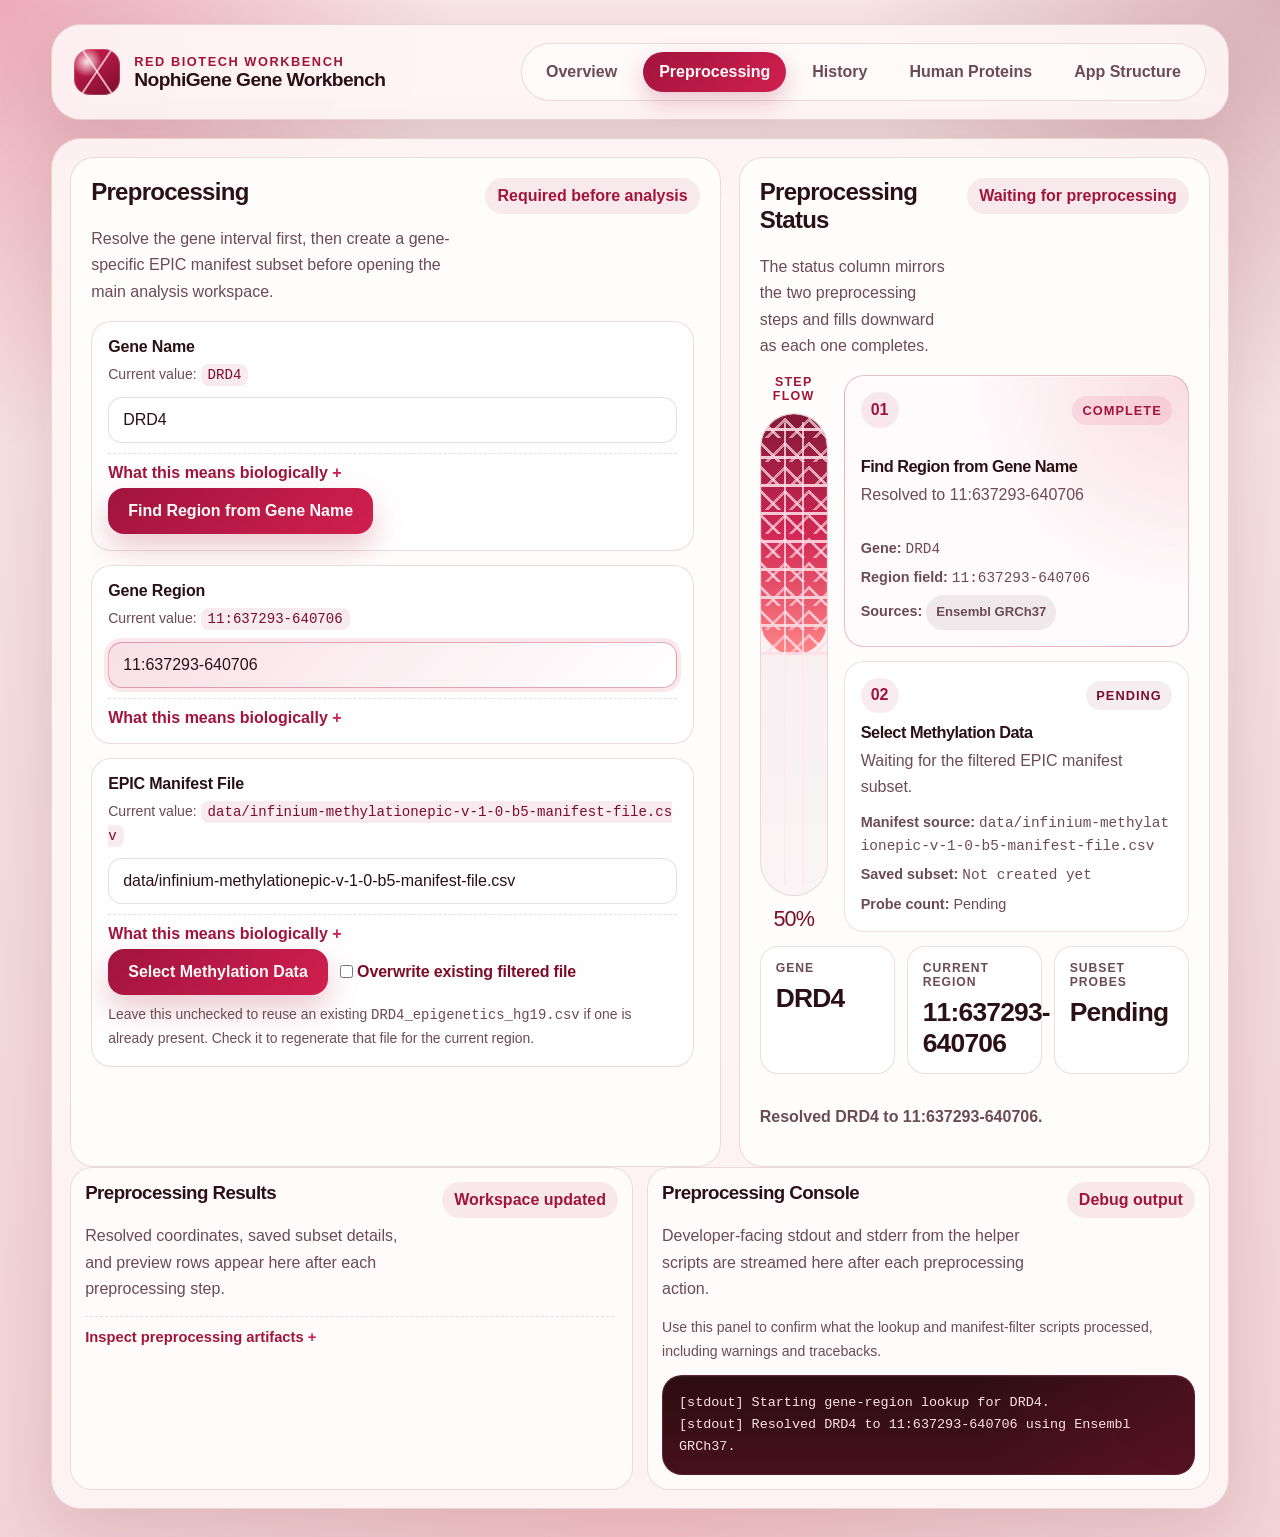
<file: post_preprocess.html>
<!doctype html>
<html lang="en">
<head>
  <meta charset="utf-8">
  <meta name="viewport" content="width=device-width, initial-scale=1">
  <title>NophiGene Gene Workbench</title>
  <style>
    :root {
      --bg: #f8e7e6;
      --bg-2: #f2d3d6;
      --panel: rgba(255, 247, 247, 0.90);
      --panel-strong: rgba(255, 252, 252, 0.96);
      --ink: #2a1118;
      --muted: #6b4b56;
      --line: rgba(118, 19, 45, 0.14);
      --accent: #a1143d;
      --accent-2: #d11f4f;
      --accent-3: #7c0d2d;
      --accent-soft: rgba(161, 20, 61, 0.08);
      --danger: #8d0c2c;
      --success: #7f1d1d;
      --shadow: 0 24px 70px rgba(90, 12, 36, 0.14);
      --radius-xl: 30px;
      --radius-lg: 24px;
      --radius-md: 18px;
    }
    * { box-sizing: border-box; }
    html, body {
      min-height: 100%;
    }
    body {
      margin: 0;
      color: var(--ink);
      font-family: "Aptos", "Segoe UI Variable Text", "Segoe UI", "Trebuchet MS", sans-serif;
      background:
        radial-gradient(circle at 0% 0%, rgba(209, 31, 79, 0.30), transparent 28rem),
        radial-gradient(circle at 100% 0%, rgba(124, 13, 45, 0.24), transparent 26rem),
        radial-gradient(circle at 50% 100%, rgba(255, 138, 138, 0.18), transparent 32rem),
        linear-gradient(180deg, var(--bg) 0%, var(--bg-2) 100%);
    }
    .shell {
      width: min(92vw, 1680px);
      margin: 0 auto;
      padding: 24px 0 34px;
    }
    .frame {
      background: var(--panel);
      border: 1px solid var(--line);
      border-radius: var(--radius-xl);
      box-shadow: var(--shadow);
      backdrop-filter: blur(14px);
    }
    .frame-header {
      display: flex;
      align-items: center;
      justify-content: space-between;
      gap: 18px;
      padding: 18px 22px;
      margin-bottom: 18px;
    }
    .brand {
      display: flex;
      align-items: center;
      gap: 14px;
      min-width: 0;
    }
    .brand-mark {
      width: 46px;
      height: 46px;
      border-radius: 16px;
      background:
        radial-gradient(circle at 28% 28%, rgba(255, 239, 240, 0.95), transparent 32%),
        linear-gradient(145deg, var(--accent-2), var(--accent-3));
      box-shadow: inset 0 0 0 1px rgba(255, 255, 255, 0.18);
      position: relative;
      overflow: hidden;
    }
    .brand-mark::before,
    .brand-mark::after {
      content: "";
      position: absolute;
      left: 50%;
      top: -8%;
      width: 2px;
      height: 115%;
      background: rgba(255, 240, 242, 0.72);
      transform-origin: center;
    }
    .brand-mark::before {
      transform: translateX(-50%) rotate(34deg);
    }
    .brand-mark::after {
      transform: translateX(-50%) rotate(-34deg);
    }
    .brand-copy {
      min-width: 0;
    }
    .brand-copy span {
      display: block;
      font-size: 0.8rem;
      text-transform: uppercase;
      letter-spacing: 0.12em;
      font-weight: 700;
      color: var(--accent);
    }
    .brand-copy strong {
      display: block;
      font-family: "Aptos Display", "Segoe UI Variable Display", "Franklin Gothic Medium", sans-serif;
      font-size: 1.2rem;
      letter-spacing: -0.03em;
      white-space: nowrap;
    }
    .tab-nav {
      display: inline-flex;
      gap: 10px;
      padding: 8px;
      border-radius: 999px;
      background: rgba(255, 255, 255, 0.58);
      border: 1px solid var(--line);
    }
    .tab-button,
    .subtab-button,
    .cta-button,
    .run-button {
      appearance: none;
      border: 0;
      font: inherit;
      cursor: pointer;
    }
    .tab-button {
      padding: 11px 16px;
      border-radius: 999px;
      background: transparent;
      color: var(--muted);
      font-weight: 700;
      transition: background 160ms ease, color 160ms ease, transform 160ms ease;
    }
    .tab-button.is-active,
    .tab-button[aria-selected="true"] {
      background: linear-gradient(135deg, var(--accent), var(--accent-2));
      color: #fff9fa;
      box-shadow: 0 10px 24px rgba(161, 20, 61, 0.24);
    }
    .tab-panel {
      display: none;
    }
    .tab-panel.is-active {
      display: block;
    }
    .overview-panel {
      padding: 34px;
    }
    .overview-badge {
      display: inline-flex;
      align-items: center;
      gap: 10px;
      padding: 9px 13px;
      border-radius: 999px;
      background: rgba(161, 20, 61, 0.10);
      color: var(--accent);
      font-size: 0.8rem;
      letter-spacing: 0.08em;
      text-transform: uppercase;
      font-weight: 700;
    }
    .overview-title {
      margin: 16px 0 10px;
      font-family: "Aptos Display", "Segoe UI Variable Display", "Franklin Gothic Medium", sans-serif;
      font-size: clamp(2.6rem, 6vw, 5.1rem);
      line-height: 0.93;
      letter-spacing: -0.06em;
      max-width: 11ch;
    }
    .overview-copy {
      margin: 0;
      max-width: 58rem;
      color: var(--muted);
      font-size: 1.05rem;
      line-height: 1.75;
    }
    .overview-grid {
      display: grid;
      grid-template-columns: 1.2fr 0.95fr;
      gap: 18px;
      margin-top: 22px;
    }
    .overview-card {
      padding: 22px;
      border-radius: var(--radius-lg);
      background: var(--panel-strong);
      border: 1px solid var(--line);
    }
    .overview-card h2,
    .overview-card h3,
    .preprocess-panel h2,
    .preprocess-panel h3,
    .preprocess-panel h4,
    .analysis-panel h2,
    .analysis-panel h3,
    .analysis-panel h4 {
      margin-top: 0;
      letter-spacing: -0.03em;
    }
    .overview-card p,
    .preprocess-panel p,
    .preprocess-panel li,
    .analysis-panel p,
    .analysis-panel li {
      color: var(--muted);
      line-height: 1.65;
    }
    .overview-list {
      display: grid;
      gap: 12px;
      margin-top: 18px;
    }
    .overview-list div {
      padding: 14px 16px;
      border-radius: 16px;
      background: rgba(161, 20, 61, 0.05);
      border: 1px solid rgba(161, 20, 61, 0.08);
    }
    .overview-actions {
      display: flex;
      align-items: center;
      gap: 14px;
      flex-wrap: wrap;
      margin-top: 22px;
    }
    .cta-button,
    .run-button {
      padding: 14px 20px;
      border-radius: 16px;
      background: linear-gradient(135deg, var(--accent), var(--accent-2));
      color: #fff9fa;
      font-weight: 800;
      box-shadow: 0 14px 30px rgba(161, 20, 61, 0.22);
    }
    .cta-note {
      display: inline-flex;
      align-items: center;
      padding: 12px 15px;
      border-radius: 16px;
      background: rgba(124, 13, 45, 0.08);
      color: var(--accent-3);
      font-weight: 700;
    }
    .analysis-panel {
      padding: 18px;
    }
    .preprocess-panel {
      padding: 18px;
      display: grid;
      gap: 18px;
    }
    .preprocess-shell {
      display: grid;
      grid-template-columns: minmax(420px, 1.16fr) minmax(320px, 0.84fr);
      gap: 18px;
      min-height: calc(100vh - 168px);
      align-items: stretch;
    }
    .preprocess-sidebar {
      display: flex;
      flex-direction: column;
      gap: 18px;
      min-height: 0;
    }
    .preprocess-main-panel,
    .preprocess-status-panel {
      min-height: calc(100vh - 204px);
    }
    .preprocess-sidebar .analysis-panel-inner {
      min-height: 0;
      flex: 1;
    }
    .architecture-panel {
      padding: 34px;
    }
    .architecture-title {
      margin: 16px 0 10px;
      font-family: "Aptos Display", "Segoe UI Variable Display", "Franklin Gothic Medium", sans-serif;
      font-size: clamp(2.2rem, 5vw, 4rem);
      line-height: 0.96;
      letter-spacing: -0.05em;
    }
    .diagram-grid {
      display: grid;
      grid-template-columns: repeat(2, minmax(0, 1fr));
      gap: 18px;
      margin-top: 22px;
    }
    .diagram-card {
      padding: 22px;
      border-radius: var(--radius-lg);
      background: var(--panel-strong);
      border: 1px solid var(--line);
    }
    .diagram-card p {
      margin-bottom: 0;
    }
    .diagram-kicker {
      display: inline-flex;
      align-items: center;
      padding: 8px 12px;
      border-radius: 999px;
      background: rgba(161, 20, 61, 0.08);
      color: var(--accent);
      font-size: 0.77rem;
      font-weight: 800;
      letter-spacing: 0.10em;
      text-transform: uppercase;
    }
    .diagram-flow {
      display: grid;
      gap: 10px;
      margin-top: 18px;
    }
    .diagram-node {
      padding: 14px 16px;
      border-radius: 18px;
      background:
        radial-gradient(circle at top right, rgba(209, 31, 79, 0.08), transparent 12rem),
        rgba(255, 255, 255, 0.84);
      border: 1px solid rgba(118, 19, 45, 0.10);
      box-shadow: inset 0 1px 0 rgba(255, 255, 255, 0.55);
    }
    .diagram-node strong,
    .diagram-node span {
      display: block;
    }
    .diagram-node strong {
      color: var(--accent-3);
      letter-spacing: -0.02em;
    }
    .diagram-node span {
      margin-top: 6px;
      color: var(--muted);
      line-height: 1.55;
      font-size: 0.93rem;
    }
    .diagram-arrow {
      display: flex;
      align-items: center;
      justify-content: center;
      min-height: 18px;
      color: var(--accent);
      font-size: 1.25rem;
      font-weight: 900;
    }
    .diagram-node-row {
      display: grid;
      grid-template-columns: repeat(auto-fit, minmax(170px, 1fr));
      gap: 12px;
    }
    .diagram-note {
      margin-top: 16px;
      padding: 14px 16px;
      border-radius: 18px;
      background: rgba(161, 20, 61, 0.05);
      border: 1px solid rgba(161, 20, 61, 0.08);
    }
    .protein-panel {
      padding: 18px;
    }
    .protein-shell {
      display: grid;
      min-height: calc(100vh - 168px);
    }
    .protein-toolbar {
      display: grid;
      gap: 14px;
      margin-bottom: 16px;
    }
    .protein-search-grid {
      display: grid;
      grid-template-columns: minmax(0, 1.7fr) minmax(240px, 0.7fr);
      gap: 14px;
    }
    .protein-toggle-card {
      display: flex;
      flex-direction: column;
      justify-content: space-between;
    }
    .toggle-row {
      display: inline-flex;
      align-items: center;
      gap: 10px;
      font-weight: 800;
      color: var(--accent-3);
    }
    .toggle-row input {
      width: auto;
      margin: 0;
      transform: translateY(1px);
    }
    .protein-quick-searches {
      display: flex;
      flex-wrap: wrap;
      gap: 10px;
    }
    .quick-chip {
      appearance: none;
      font: inherit;
      cursor: pointer;
      padding: 10px 14px;
      border-radius: 999px;
      border: 1px solid rgba(161, 20, 61, 0.12);
      background: rgba(161, 20, 61, 0.05);
      color: var(--accent-3);
      font-weight: 700;
    }
    .protein-results-viewer {
      min-height: 0;
      flex: 1;
      padding: 18px;
    }
    .protein-search-summary {
      margin-bottom: 14px;
      color: var(--muted);
      line-height: 1.65;
    }
    .protein-grid {
      display: grid;
      gap: 14px;
    }
    .protein-card .expandable-body > *:first-child {
      margin-top: 0;
    }
    .protein-summary-line {
      color: var(--muted);
      font-size: 0.95rem;
      line-height: 1.6;
    }
    .protein-meta-grid {
      display: grid;
      grid-template-columns: repeat(auto-fit, minmax(170px, 1fr));
      gap: 12px;
      margin: 14px 0;
    }
    .protein-meta-card {
      padding: 12px 14px;
      border-radius: 16px;
      background: rgba(161, 20, 61, 0.05);
      border: 1px solid rgba(161, 20, 61, 0.08);
    }
    .protein-meta-card span,
    .protein-meta-card strong {
      display: block;
    }
    .protein-meta-card span {
      color: var(--muted);
      text-transform: uppercase;
      letter-spacing: 0.08em;
      font-size: 0.76rem;
      font-weight: 700;
    }
    .protein-meta-card strong {
      margin-top: 8px;
      color: var(--accent-3);
      letter-spacing: -0.02em;
      word-break: break-word;
    }
    .protein-section-label {
      margin: 16px 0 8px;
      color: var(--accent);
      font-size: 0.9rem;
      font-weight: 800;
      letter-spacing: 0.03em;
    }
    .protein-pagination {
      display: flex;
      align-items: center;
      justify-content: space-between;
      gap: 12px;
      margin-top: 18px;
      flex-wrap: wrap;
    }
    .protein-pagination button {
      padding: 12px 16px;
      border-radius: 14px;
      border: 1px solid rgba(161, 20, 61, 0.12);
      background: rgba(161, 20, 61, 0.05);
      color: var(--accent-3);
      font: inherit;
      font-weight: 800;
      cursor: pointer;
    }
    .protein-pagination button:disabled {
      opacity: 0.45;
      cursor: not-allowed;
    }
    .protein-source-links {
      display: flex;
      gap: 10px;
      flex-wrap: wrap;
      margin-top: 14px;
    }
    .protein-source-links a {
      display: inline-flex;
      align-items: center;
      padding: 9px 12px;
      border-radius: 999px;
      background: rgba(161, 20, 61, 0.08);
      color: var(--accent-3);
      text-decoration: none;
      font-weight: 700;
    }
    .analysis-shell {
      display: grid;
      grid-template-columns: minmax(370px, 0.9fr) minmax(0, 1.45fr);
      gap: 18px;
      min-height: calc(100vh - 168px);
    }
    .analysis-panel-inner {
      display: flex;
      flex-direction: column;
      min-height: calc(100vh - 204px);
      padding: 20px;
      border-radius: var(--radius-lg);
      background: var(--panel-strong);
      border: 1px solid var(--line);
      overflow: hidden;
    }
    .panel-head {
      display: flex;
      align-items: flex-start;
      justify-content: space-between;
      gap: 16px;
      margin-bottom: 16px;
    }
    .panel-head p {
      margin: 6px 0 0;
      max-width: 46rem;
    }
    .panel-chip {
      display: inline-flex;
      align-items: center;
      padding: 9px 12px;
      border-radius: 999px;
      background: var(--accent-soft);
      color: var(--accent);
      font-weight: 700;
      white-space: nowrap;
    }
    .scroll-region {
      min-height: 0;
      overflow: auto;
      padding-right: 6px;
    }
    .scroll-region::-webkit-scrollbar {
      width: 10px;
      height: 10px;
    }
    .scroll-region::-webkit-scrollbar-thumb {
      background: rgba(161, 20, 61, 0.18);
      border-radius: 999px;
    }
    form {
      display: grid;
      gap: 14px;
    }
    .field-grid {
      display: grid;
      gap: 14px;
    }
    .field-card {
      padding: 16px;
      border-radius: 20px;
      border: 1px solid var(--line);
      background: rgba(255, 255, 255, 0.76);
    }
    .field-card label {
      display: block;
      font-weight: 800;
      letter-spacing: -0.01em;
    }
    .field-example {
      margin: 7px 0 10px;
      color: var(--accent-3);
      font-size: 0.88rem;
      line-height: 1.55;
    }
    .field-example code,
    .path-chip code {
      padding: 3px 7px;
      border-radius: 8px;
      background: rgba(161, 20, 61, 0.08);
      color: var(--accent-3);
      word-break: break-all;
    }
    input {
      width: 100%;
      padding: 13px 14px;
      border-radius: 14px;
      border: 1px solid rgba(118, 19, 45, 0.14);
      background: rgba(255, 255, 255, 0.92);
      color: var(--ink);
      font: inherit;
      transition: border-color 160ms ease, box-shadow 160ms ease, transform 160ms ease;
    }
    input:focus {
      outline: none;
      border-color: rgba(161, 20, 61, 0.42);
      box-shadow: 0 0 0 4px rgba(161, 20, 61, 0.12);
      transform: translateY(-1px);
    }
    .input-autofilled {
      background:
        linear-gradient(135deg, rgba(209, 31, 79, 0.14), rgba(255, 255, 255, 0.96)),
        rgba(255, 255, 255, 0.96);
      border-color: rgba(161, 20, 61, 0.34);
      box-shadow: 0 0 0 4px rgba(209, 31, 79, 0.10);
    }
    .hint {
      margin: 8px 0 0;
      font-size: 0.87rem;
      color: var(--muted);
      line-height: 1.55;
    }
    .field-details {
      margin-top: 10px;
      border-top: 1px dashed rgba(118, 19, 45, 0.14);
      padding-top: 10px;
    }
    .field-details summary {
      cursor: pointer;
      font-weight: 700;
      color: var(--accent);
      list-style: none;
    }
    .field-details summary::-webkit-details-marker {
      display: none;
    }
    .field-details summary::after {
      content: " +";
      color: var(--accent-2);
    }
    .field-details[open] summary::after {
      content: " -";
    }
    .field-details p {
      margin: 10px 0 0;
      font-size: 0.93rem;
    }
    .analysis-actions {
      display: flex;
      align-items: center;
      gap: 12px;
      flex-wrap: wrap;
      margin-top: 6px;
    }
    .subtle {
      display: inline-flex;
      align-items: center;
      padding: 12px 14px;
      border-radius: 14px;
      background: rgba(161, 20, 61, 0.08);
      color: var(--accent-3);
      font-weight: 700;
    }
    .error {
      margin-top: 14px;
      padding: 15px 16px;
      border-radius: 18px;
      background: rgba(141, 12, 44, 0.08);
      border: 1px solid rgba(141, 12, 44, 0.16);
      color: var(--danger);
    }
    .results-stack {
      display: flex;
      flex-direction: column;
      min-height: 0;
      gap: 14px;
      flex: 1;
    }
    .viewer-stage {
      position: relative;
      display: flex;
      flex-direction: column;
      gap: 14px;
      min-height: 0;
      flex: 1;
    }
    .loading-hideable {
      transition: opacity 180ms ease, filter 180ms ease, transform 180ms ease;
    }
    .viewer-stage.is-loading .loading-hideable {
      opacity: 0.14;
      filter: blur(1px);
      pointer-events: none;
      transform: scale(0.995);
    }
    .metrics {
      display: grid;
      grid-template-columns: repeat(3, minmax(0, 1fr));
      gap: 12px;
    }
    .metric {
      padding: 14px 15px;
      border-radius: 18px;
      background: rgba(255, 255, 255, 0.82);
      border: 1px solid var(--line);
    }
    .metric span {
      display: block;
      color: var(--muted);
      text-transform: uppercase;
      letter-spacing: 0.08em;
      font-size: 0.76rem;
      font-weight: 700;
    }
    .metric strong {
      display: block;
      margin-top: 8px;
      font-size: 1.65rem;
      letter-spacing: -0.03em;
    }
    .paths {
      display: grid;
      gap: 10px;
    }
    .path-chip {
      display: flex;
      flex-wrap: wrap;
      align-items: center;
      gap: 8px;
      padding: 12px 14px;
      border-radius: 16px;
      background: rgba(161, 20, 61, 0.05);
      border: 1px solid rgba(161, 20, 61, 0.08);
    }
    .results-viewer {
      display: flex;
      flex-direction: column;
      min-height: 0;
      flex: 1;
      padding: 14px;
      border-radius: 22px;
      background: rgba(255, 255, 255, 0.68);
      border: 1px solid var(--line);
    }
    .loading-overlay {
      position: absolute;
      inset: 0;
      z-index: 5;
      display: none;
      align-items: center;
      justify-content: center;
      padding: 18px;
      border-radius: 24px;
      background:
        radial-gradient(circle at 20% 10%, rgba(209, 31, 79, 0.16), transparent 18rem),
        radial-gradient(circle at 80% 20%, rgba(124, 13, 45, 0.16), transparent 18rem),
        rgba(255, 249, 250, 0.92);
      border: 1px solid rgba(118, 19, 45, 0.10);
      backdrop-filter: blur(10px);
    }
    .viewer-stage.is-loading .loading-overlay {
      display: flex;
    }
    .loading-shell {
      width: min(100%, 40rem);
      padding: 24px;
      border-radius: 24px;
      background: rgba(255, 255, 255, 0.82);
      border: 1px solid rgba(118, 19, 45, 0.10);
      box-shadow: 0 20px 40px rgba(90, 12, 36, 0.10);
    }
    .loading-shell h3 {
      margin-bottom: 8px;
    }
    .loading-shell p {
      margin-top: 0;
    }
    .loading-readout {
      display: flex;
      align-items: baseline;
      justify-content: space-between;
      gap: 18px;
      margin: 18px 0 12px;
    }
    .loading-percent {
      font-family: "Aptos Display", "Segoe UI Variable Display", "Franklin Gothic Medium", sans-serif;
      font-size: clamp(2.2rem, 6vw, 3.4rem);
      line-height: 1;
      letter-spacing: -0.06em;
      color: var(--accent-3);
    }
    .loading-label {
      color: var(--accent);
      font-weight: 800;
      text-transform: uppercase;
      letter-spacing: 0.10em;
      font-size: 0.82rem;
    }
    .dna-progress-track {
      position: relative;
      height: 22px;
      border-radius: 999px;
      overflow: hidden;
      background: rgba(161, 20, 61, 0.08);
      border: 1px solid rgba(118, 19, 45, 0.10);
    }
    .dna-progress-track--vertical {
      width: 56px;
      height: 240px;
      margin: 0 auto;
      border-radius: 28px;
    }
    .dna-progress-fill {
      position: relative;
      height: 100%;
      width: 0%;
      border-radius: inherit;
      background: linear-gradient(90deg, rgba(124, 13, 45, 0.95), rgba(209, 31, 79, 0.96), rgba(255, 128, 128, 0.94));
      box-shadow: inset 0 0 0 1px rgba(255, 255, 255, 0.12);
      transition: width 320ms ease;
    }
    .dna-progress-fill[data-loading-axis="vertical"] {
      width: 100%;
      height: 0%;
      transition: height 320ms ease;
      background: linear-gradient(180deg, rgba(124, 13, 45, 0.95), rgba(209, 31, 79, 0.96), rgba(255, 128, 128, 0.94));
    }
    .dna-progress-fill::before,
    .dna-progress-fill::after {
      content: "";
      position: absolute;
      inset: 0;
      background-size: 24px 24px;
      opacity: 0.65;
      animation: dnaShift 1.1s linear infinite;
    }
    .dna-progress-fill::before {
      background-image:
        linear-gradient(45deg, transparent 32%, rgba(255, 240, 244, 0.94) 33%, rgba(255, 240, 244, 0.94) 40%, transparent 41%, transparent 59%, rgba(255, 240, 244, 0.94) 60%, rgba(255, 240, 244, 0.94) 67%, transparent 68%);
    }
    .dna-progress-fill::after {
      background-image:
        linear-gradient(-45deg, transparent 32%, rgba(255, 215, 224, 0.88) 33%, rgba(255, 215, 224, 0.88) 40%, transparent 41%, transparent 59%, rgba(255, 215, 224, 0.88) 60%, rgba(255, 215, 224, 0.88) 67%, transparent 68%);
      animation-direction: reverse;
    }
    .loading-steps {
      display: grid;
      grid-template-columns: repeat(3, minmax(0, 1fr));
      gap: 10px;
      margin-top: 16px;
    }
    .loading-step {
      padding: 12px 13px;
      border-radius: 16px;
      background: rgba(161, 20, 61, 0.06);
      border: 1px solid rgba(161, 20, 61, 0.08);
      color: var(--accent-3);
      font-size: 0.9rem;
      line-height: 1.5;
    }
    .preprocess-status-stage {
      gap: 16px;
    }
    .preprocess-status-grid {
      display: grid;
      grid-template-columns: 68px minmax(0, 1fr);
      gap: 16px;
      align-items: stretch;
      min-height: 0;
    }
    .preprocess-progress-column {
      display: grid;
      grid-template-rows: auto minmax(0, 1fr) auto;
      gap: 10px;
      align-items: center;
      min-height: 100%;
    }
    .preprocess-progress-title {
      text-align: center;
      color: var(--accent);
      font-size: 0.78rem;
      font-weight: 800;
      letter-spacing: 0.10em;
      text-transform: uppercase;
    }
    .preprocess-vertical-track {
      position: relative;
      align-self: stretch;
      min-height: 100%;
      border-radius: 999px;
      overflow: hidden;
      background:
        linear-gradient(180deg, rgba(161, 20, 61, 0.08), rgba(124, 13, 45, 0.04)),
        rgba(255, 255, 255, 0.62);
      border: 1px solid rgba(118, 19, 45, 0.12);
      box-shadow: inset 0 1px 0 rgba(255, 255, 255, 0.38);
    }
    .preprocess-vertical-track::before,
    .preprocess-vertical-track::after {
      content: "";
      position: absolute;
      top: 8px;
      bottom: 8px;
      width: 2px;
      border-radius: 999px;
      background: rgba(255, 233, 238, 0.90);
      opacity: 0.82;
      z-index: 2;
    }
    .preprocess-vertical-track::before {
      left: calc(50% - 10px);
    }
    .preprocess-vertical-track::after {
      right: calc(50% - 10px);
    }
    .preprocess-vertical-fill {
      position: absolute;
      inset: 0 0 auto 0;
      height: 0%;
      border-radius: inherit;
      background: linear-gradient(180deg, rgba(124, 13, 45, 0.95), rgba(209, 31, 79, 0.96), rgba(255, 128, 128, 0.94));
      box-shadow: inset 0 0 0 1px rgba(255, 255, 255, 0.12);
      transition: height 320ms ease;
    }
    .preprocess-vertical-fill::before,
    .preprocess-vertical-fill::after {
      content: "";
      position: absolute;
      inset: 0;
      opacity: 0.72;
      animation: dnaShift 1.1s linear infinite;
    }
    .preprocess-vertical-fill::before {
      background:
        repeating-linear-gradient(
          180deg,
          transparent 0 14px,
          rgba(255, 240, 244, 0.92) 14px 17px,
          transparent 17px 28px
        ),
        linear-gradient(45deg, transparent 34%, rgba(255, 240, 244, 0.92) 35%, rgba(255, 240, 244, 0.92) 42%, transparent 43%);
      background-size: 100% 28px, 24px 24px;
    }
    .preprocess-vertical-fill::after {
      background:
        repeating-linear-gradient(
          180deg,
          transparent 0 14px,
          rgba(255, 215, 224, 0.88) 14px 17px,
          transparent 17px 28px
        ),
        linear-gradient(-45deg, transparent 34%, rgba(255, 215, 224, 0.88) 35%, rgba(255, 215, 224, 0.88) 42%, transparent 43%);
      background-size: 100% 28px, 24px 24px;
      animation-direction: reverse;
    }
    .preprocess-progress-caption {
      text-align: center;
      color: var(--accent-3);
      font-family: "Aptos Display", "Segoe UI Variable Display", "Franklin Gothic Medium", sans-serif;
      font-size: 1.35rem;
      letter-spacing: -0.04em;
    }
    .preprocess-step-stack {
      display: grid;
      grid-template-rows: repeat(2, minmax(130px, 1fr));
      gap: 14px;
      min-height: 0;
    }
    .preprocess-step-card {
      padding: 16px;
      border-radius: 20px;
      background: rgba(255, 255, 255, 0.82);
      border: 1px solid rgba(118, 19, 45, 0.12);
      display: flex;
      flex-direction: column;
      gap: 10px;
      justify-content: space-between;
      min-height: 0;
      box-shadow: inset 0 1px 0 rgba(255, 255, 255, 0.42);
    }
    .preprocess-step-card.is-complete {
      background:
        radial-gradient(circle at top right, rgba(209, 31, 79, 0.14), transparent 14rem),
        rgba(255, 251, 252, 0.94);
      border-color: rgba(161, 20, 61, 0.26);
    }
    .preprocess-step-meta {
      display: flex;
      align-items: center;
      justify-content: space-between;
      gap: 12px;
      flex-wrap: wrap;
    }
    .preprocess-step-index {
      display: inline-flex;
      align-items: center;
      justify-content: center;
      min-width: 2.2rem;
      height: 2.2rem;
      padding: 0 10px;
      border-radius: 999px;
      background: rgba(161, 20, 61, 0.08);
      color: var(--accent);
      font-weight: 800;
    }
    .preprocess-step-state {
      display: inline-flex;
      align-items: center;
      padding: 7px 10px;
      border-radius: 999px;
      background: rgba(124, 13, 45, 0.07);
      color: var(--accent-3);
      font-size: 0.8rem;
      font-weight: 800;
      text-transform: uppercase;
      letter-spacing: 0.08em;
    }
    .preprocess-step-card.is-complete .preprocess-step-state {
      background: rgba(209, 31, 79, 0.10);
      color: var(--accent);
    }
    .preprocess-step-card h4 {
      margin: 0;
      font-size: 1.02rem;
    }
    .preprocess-step-copy {
      display: grid;
      gap: 6px;
    }
    .preprocess-step-copy p {
      margin: 0;
    }
    .preprocess-step-details {
      display: grid;
      gap: 6px;
      font-size: 0.9rem;
      color: var(--muted);
      line-height: 1.55;
    }
    .preprocess-step-details code {
      word-break: break-all;
    }
    .preprocess-artifacts {
      display: grid;
      gap: 12px;
    }
    .preprocess-detail-grid {
      display: grid;
      grid-template-columns: minmax(0, 1fr) minmax(0, 1fr);
      gap: 14px;
      width: 100%;
      min-height: 0;
      align-items: stretch;
    }
    .preprocess-detail-card {
      display: grid;
      grid-template-rows: auto minmax(0, 1fr);
      gap: 14px;
      min-height: 0;
      padding: 14px;
      border-radius: 22px;
      background: rgba(255, 255, 255, 0.68);
      border: 1px solid var(--line);
    }
    .preprocess-detail-card .panel-head {
      margin-bottom: 0;
    }
    .preprocess-results-body {
      display: grid;
      gap: 12px;
      min-height: 0;
      overflow: auto;
      padding-right: 4px;
    }
    .preprocess-artifacts .field-details {
      margin-top: 0;
      padding-top: 12px;
    }
    .preprocess-artifacts .field-details summary {
      font-size: 0.92rem;
    }
    .preprocess-console-shell {
      display: grid;
      grid-template-rows: auto minmax(0, 1fr);
      gap: 12px;
      min-height: 0;
      flex: 1;
    }
    .preprocess-console {
      min-height: 0;
      overflow: auto;
      padding: 16px;
      border-radius: 20px;
      background:
        radial-gradient(circle at top right, rgba(209, 31, 79, 0.18), transparent 14rem),
        linear-gradient(180deg, rgba(39, 8, 13, 0.98), rgba(66, 11, 24, 0.98));
      border: 1px solid rgba(255, 158, 175, 0.14);
      box-shadow: inset 0 1px 0 rgba(255, 255, 255, 0.04);
    }
    .preprocess-console pre {
      margin: 0;
      white-space: pre-wrap;
      word-break: break-word;
      color: #ffe1e5;
      font-family: "Cascadia Code", "Consolas", monospace;
      font-size: 0.84rem;
      line-height: 1.65;
    }
    .preprocess-console.is-empty pre {
      color: rgba(255, 225, 229, 0.72);
    }
    .preprocess-console-hint {
      margin: 0;
      font-size: 0.88rem;
      color: var(--muted);
      line-height: 1.6;
    }
    .subtab-nav {
      display: inline-flex;
      flex-wrap: wrap;
      gap: 10px;
      padding: 6px;
      border-radius: 999px;
      background: rgba(161, 20, 61, 0.06);
      border: 1px solid rgba(161, 20, 61, 0.08);
      margin-bottom: 12px;
      align-self: flex-start;
      max-width: 100%;
    }
    .subtab-nav--nested {
      margin-bottom: 14px;
      background: rgba(124, 13, 45, 0.04);
    }
    .subtab-button {
      padding: 10px 14px;
      border-radius: 999px;
      background: transparent;
      color: var(--muted);
      font-weight: 700;
    }
    .subtab-button.is-active,
    .subtab-button[aria-selected="true"] {
      background: linear-gradient(135deg, var(--accent), var(--accent-2));
      color: #fff9fa;
    }
    .subtab-panel {
      display: none;
      min-height: 0;
      flex: 1;
    }
    .subtab-panel.is-active {
      display: flex;
      flex-direction: column;
      min-height: 0;
    }
    .viewer-scroll {
      flex: 1;
      min-height: 0;
      overflow: auto;
      padding-right: 4px;
    }
    .table-shell {
      flex: 1;
      min-height: 0;
      overflow: auto;
      border-radius: 16px;
      border: 1px solid rgba(118, 19, 45, 0.10);
      background: rgba(255, 255, 255, 0.84);
    }
    .insight-stack {
      display: grid;
      gap: 14px;
    }
    .insight-card {
      padding: 18px;
      border-radius: 20px;
      background: rgba(255, 255, 255, 0.84);
      border: 1px solid rgba(118, 19, 45, 0.10);
    }
    .expandable-card {
      padding: 0;
      overflow: hidden;
    }
    .expandable-summary {
      display: flex;
      align-items: flex-start;
      justify-content: space-between;
      gap: 16px;
      padding: 18px;
      cursor: pointer;
      list-style: none;
    }
    .expandable-summary::-webkit-details-marker {
      display: none;
    }
    .expandable-summary::after {
      content: "+";
      flex: 0 0 auto;
      display: inline-flex;
      align-items: center;
      justify-content: center;
      width: 28px;
      height: 28px;
      border-radius: 999px;
      background: rgba(161, 20, 61, 0.08);
      color: var(--accent-2);
      font-size: 1.15rem;
      font-weight: 800;
      line-height: 1;
    }
    .expandable-card[open] .expandable-summary {
      border-bottom: 1px solid rgba(118, 19, 45, 0.10);
    }
    .expandable-card[open] .expandable-summary::after {
      content: "-";
    }
    .expandable-copy {
      min-width: 0;
    }
    .expandable-copy h4 {
      margin: 10px 0 6px;
    }
    .expandable-copy p {
      margin: 0;
    }
    .expandable-body {
      padding: 18px;
    }
    .insight-kicker {
      display: inline-flex;
      align-items: center;
      padding: 7px 11px;
      border-radius: 999px;
      background: rgba(161, 20, 61, 0.08);
      color: var(--accent);
      font-size: 0.76rem;
      font-weight: 800;
      letter-spacing: 0.10em;
      text-transform: uppercase;
    }
    .insight-card h4 {
      margin: 12px 0 8px;
    }
    .insight-card p:last-child {
      margin-bottom: 0;
    }
    .insight-grid {
      display: grid;
      grid-template-columns: repeat(2, minmax(0, 1fr));
      gap: 14px;
    }
    .stat-grid {
      display: grid;
      grid-template-columns: repeat(3, minmax(0, 1fr));
      gap: 12px;
      margin-top: 14px;
    }
    .stat-card {
      padding: 13px 14px;
      border-radius: 16px;
      background: rgba(161, 20, 61, 0.06);
      border: 1px solid rgba(161, 20, 61, 0.08);
    }
    .stat-card span {
      display: block;
      color: var(--muted);
      font-size: 0.76rem;
      text-transform: uppercase;
      letter-spacing: 0.08em;
      font-weight: 800;
    }
    .stat-card strong {
      display: block;
      margin-top: 8px;
      font-size: 1.05rem;
      color: var(--accent-3);
    }
    .badge-row {
      display: flex;
      flex-wrap: wrap;
      gap: 8px;
      margin-top: 14px;
    }
    .probe-tag {
      display: inline-flex;
      align-items: center;
      padding: 7px 10px;
      border-radius: 999px;
      background: rgba(124, 13, 45, 0.08);
      color: var(--accent-3);
      font-size: 0.82rem;
      font-weight: 700;
    }
    .source-list {
      display: grid;
      gap: 8px;
      margin: 14px 0 0;
      padding: 0;
      list-style: none;
    }
    .source-list a {
      color: var(--accent);
      font-weight: 700;
      text-decoration: none;
    }
    .source-list a:hover {
      text-decoration: underline;
    }
    .insight-list {
      display: grid;
      gap: 10px;
      margin: 14px 0 0;
      padding-left: 18px;
      color: var(--muted);
    }
    .insight-list li {
      line-height: 1.55;
    }
    .literature-list {
      display: grid;
      gap: 8px;
      margin: 10px 0 0;
      padding-left: 18px;
      color: var(--muted);
    }
    .literature-list li {
      line-height: 1.6;
    }
    .population-grid {
      display: grid;
      gap: 12px;
      margin-top: 14px;
    }
    .population-row {
      padding: 14px;
      border-radius: 16px;
      background: rgba(161, 20, 61, 0.05);
      border: 1px solid rgba(161, 20, 61, 0.08);
    }
    .population-row strong {
      display: block;
      color: var(--accent-3);
      letter-spacing: -0.02em;
    }
    .population-row span {
      display: block;
      margin-top: 4px;
      color: var(--muted);
      font-size: 0.92rem;
    }
    .population-details {
      margin-top: 14px;
      border-top: 1px dashed rgba(118, 19, 45, 0.14);
      padding-top: 12px;
    }
    .population-details summary {
      cursor: pointer;
      font-weight: 700;
      color: var(--accent);
      list-style: none;
    }
    .population-details summary::-webkit-details-marker {
      display: none;
    }
    .population-details summary::after {
      content: " +";
      color: var(--accent-2);
    }
    .population-details[open] summary::after {
      content: " -";
    }
    .muted-badge {
      display: inline-flex;
      align-items: center;
      padding: 7px 10px;
      border-radius: 999px;
      background: rgba(107, 75, 86, 0.10);
      color: var(--muted);
      font-size: 0.82rem;
      font-weight: 700;
    }
    .preview-table {
      width: 100%;
      border-collapse: collapse;
      font-size: 0.91rem;
    }
    .preview-table th,
    .preview-table td {
      padding: 10px 12px;
      border-bottom: 1px solid rgba(118, 19, 45, 0.08);
      text-align: left;
      vertical-align: top;
    }
    .preview-table th {
      position: sticky;
      top: 0;
      background: rgba(209, 31, 79, 0.10);
      backdrop-filter: blur(8px);
      z-index: 1;
    }
    .empty-state {
      display: grid;
      place-items: center;
      min-height: 0;
      flex: 1;
      padding: 26px;
      border-radius: 22px;
      border: 1px dashed rgba(118, 19, 45, 0.18);
      background:
        radial-gradient(circle at top right, rgba(209, 31, 79, 0.08), transparent 18rem),
        rgba(255, 255, 255, 0.52);
    }
    .empty-state-inner {
      max-width: 34rem;
    }
    .empty-state h3 {
      margin-bottom: 10px;
    }
    .status-note {
      color: var(--success);
      font-weight: 700;
    }
    code {
      font-family: "Cascadia Code", "Consolas", monospace;
    }
    @keyframes dnaShift {
      from {
        background-position: 0 0;
      }
      to {
        background-position: 24px 0;
      }
    }
    @media (max-width: 1180px) {
      .preprocess-shell,
      .analysis-shell,
      .protein-search-grid,
      .overview-grid,
      .diagram-grid {
        grid-template-columns: 1fr;
      }
      .analysis-panel-inner {
        min-height: auto;
      }
      .preprocess-shell,
      .analysis-shell {
        min-height: auto;
      }
      .scroll-region,
      .results-viewer,
      .table-shell {
        overflow: visible;
      }
      .metrics {
        grid-template-columns: 1fr;
      }
      .preprocess-detail-grid {
        grid-template-columns: 1fr;
      }
      .preprocess-status-grid {
        grid-template-columns: 60px minmax(0, 1fr);
      }
      .insight-grid,
      .stat-grid,
      .loading-steps {
        grid-template-columns: 1fr;
      }
    }
    @media (max-width: 820px) {
      .shell {
        width: min(96vw, 96vw);
      }
      .frame-header {
        flex-direction: column;
        align-items: stretch;
      }
      .tab-nav {
        width: 100%;
        justify-content: space-between;
      }
      .overview-panel,
      .preprocess-panel,
      .analysis-panel,
      .architecture-panel {
        padding: 16px;
      }
      .overview-title {
        font-size: clamp(2.2rem, 12vw, 3.5rem);
      }
      .architecture-title {
        font-size: clamp(2rem, 10vw, 3rem);
      }
      .preprocess-status-grid {
        grid-template-columns: 1fr;
      }
      .preprocess-progress-column {
        grid-template-columns: auto minmax(0, 1fr) auto;
        grid-template-rows: 1fr;
        align-items: center;
      }
      .preprocess-vertical-track {
        min-height: 64px;
      }
      .preprocess-step-stack {
        grid-template-rows: none;
      }
    }
  </style>
</head>
<body data-initial-tab="preprocessing">
  <div class="shell">
    <header class="frame frame-header">
      <div class="brand">
        <div class="brand-mark" aria-hidden="true"></div>
        <div class="brand-copy">
          <span>Red Biotech Workbench</span>
          <strong>NophiGene Gene Workbench</strong>
        </div>
      </div>
      <nav class="tab-nav" aria-label="Primary navigation">
        <button type="button" class="tab-button" data-tab-target="overview" aria-selected="false">Overview</button>
        <button type="button" class="tab-button" data-tab-target="preprocessing" aria-selected="false">Preprocessing</button>
        
        <button type="button" class="tab-button" data-tab-target="history" aria-selected="false">History</button>
        <button type="button" class="tab-button" data-tab-target="proteins" aria-selected="false">Human Proteins</button>
        <button type="button" class="tab-button" data-tab-target="structure" aria-selected="false">App Structure</button>
      </nav>
    </header>

    <main>
      <section class="frame tab-panel overview-panel" data-tab-panel="overview" hidden>
        <span class="overview-badge">Clinical genomics interface</span>
        <h1 class="overview-title">NophiGene Gene Workbench</h1>
        <p class="overview-copy">
          This workspace is built for red-biotech style gene analysis: interval discovery, methylation preprocessing,
          variant review, and concise artifact generation around the selected locus. The overview stays separate so the
          active work surfaces can remain dense, wide, and practical once you start working with real data.
        </p>

        <div class="overview-grid">
          <article class="overview-card">
            <h2>What this workbench expects</h2>
            <p>
              The app reads local project inputs from <code>data</code> and writes reports to
              <code>results</code>. It scans for VCFs, paired IDAT prefixes, and optional population statistics
              files so the browser stays close to the real project layout.
            </p>
            <div class="overview-list">
              <div><strong>Preprocessing layer:</strong> resolve a gene interval and create a gene-specific EPIC manifest subset.</div>
              <div><strong>Variant layer:</strong> sequence calls from a regional VCF focused on the selected gene interval.</div>
              <div><strong>Epigenetic layer:</strong> methylation beta values derived from paired Illumina IDAT files and the filtered manifest subset.</div>
            </div>
          </article>

          <article class="overview-card">
            <h3>Why the workflow is split into tabs</h3>
            <p>
              The overview explains the biological workflow once. Preprocessing resolves the region and builds the
              methylation subset first. Only then does the analysis tab open, so the main analysis surface is always tied
              to a prepared gene interval and ready-to-use manifest subset.
            </p>
            <div class="overview-actions">
              <button type="button" class="cta-button" data-go-tab="preprocessing">
                Open Preprocessing Workspace
              </button>
              <span class="cta-note">Designed to keep the active work surface compact, high-density, and stepwise.</span>
            </div>
          </article>
        </div>
      </section>

      <section class="frame tab-panel preprocess-panel is-active" data-tab-panel="preprocessing">
        <div class="preprocess-shell">
          <section class="analysis-panel-inner preprocess-main-panel">
            <div class="panel-head">
              <div>
                <h2>Preprocessing</h2>
                <p>Resolve the gene interval first, then create a gene-specific EPIC manifest subset before opening the main analysis workspace.</p>
              </div>
              <span class="panel-chip">Required before analysis</span>
            </div>

            <div class="scroll-region">
              <form method="post" data-preprocess-form>
                <input type="hidden" name="workflow" value="preprocess">
                <div class="field-grid">
                  <div class="field-card">
                    <label for="gene_name">Gene Name</label>
                    <p class="field-example">Current value: <code>DRD4</code></p>
                    <input id="gene_name" name="gene_name" type="text" value="DRD4" placeholder="Enter a gene symbol such as DRD4 or COMT">
                    <details class="field-details">
                      <summary>What this means biologically</summary>
                      <p>Enter an HGNC-style gene symbol. The preprocessing workflow will look up the genomic coordinates for that gene and use the resulting interval in the downstream analysis.</p>
                    </details>
                    <div class="analysis-actions">
                      <button type="submit" class="run-button" name="preprocess_action" value="find_region">Find Region from Gene Name</button>
                    </div>
                  </div>

                  <div class="field-card">
                    <label for="preprocess_region">Gene Region</label>
                    <p class="field-example">Current value: <code>11:637293-640706</code></p>
                    <input
                      id="preprocess_region"
                      name="preprocess_region"
                      type="text"
                      value="11:637293-640706"
                      placeholder="Gene interval will appear here"
                      class="input-autofilled"
                    >
                    <details class="field-details">
                      <summary>What this means biologically</summary>
                      <p>This field is filled by the gene-region lookup step and can also be adjusted manually if you want to use a custom span such as promoter-plus-gene coverage.</p>
                    </details>
                  </div>

                  <div class="field-card">
                    <label for="manifest_source">EPIC Manifest File</label>
                    <p class="field-example">Current value: <code>data/infinium-methylationepic-v-1-0-b5-manifest-file.csv</code></p>
                    <input id="manifest_source" name="manifest_source" list="manifest-source-options" type="text" value="data/infinium-methylationepic-v-1-0-b5-manifest-file.csv" placeholder="Path to the full EPIC manifest CSV">
                    <datalist id="manifest-source-options">
                      
                      <option value="data/infinium-methylationepic-v-1-0-b5-manifest-file.csv"></option>
                      
                    </datalist>
                    <details class="field-details">
                      <summary>What this means biologically</summary>
                      <p>Use the full EPIC manifest here. The app will filter it down to just the selected gene interval and save a much smaller CSV subset into src/gene_data for downstream methylation processing.</p>
                    </details>
                    <div class="analysis-actions">
                      <button type="submit" class="run-button" name="preprocess_action" value="select_methylation">Select Methylation Data</button>
                      <label class="toggle-row">
                        <input
                          type="checkbox"
                          name="overwrite_filtered_manifest"
                          value="1"
                          
                        >
                        <span>Overwrite existing filtered file</span>
                      </label>
                      
                    </div>
                    <p class="hint">
                      Leave this unchecked to reuse an existing <code>DRD4_epigenetics_hg19.csv</code> if one is already present. Check it to regenerate that file for the current region.
                    </p>
                  </div>
                </div>

                
              </form>
            </div>
          </section>

          <div class="preprocess-sidebar">
            <section class="analysis-panel-inner preprocess-status-panel">
              <div class="panel-head">
                <div>
                  <h2>Preprocessing Status</h2>
                  <p>The status column mirrors the two preprocessing steps and fills downward as each one completes.</p>
                </div>
                <span class="panel-chip">Waiting for preprocessing</span>
              </div>

              <div class="viewer-stage preprocess-status-stage" id="preprocess-viewer-stage">
                <div class="loading-overlay" data-preprocess-loading-overlay hidden>
                  <div class="loading-shell">
                    <h3>Running preprocessing</h3>
                    <p data-preprocess-loading-note>Preparing the preprocessing workspace</p>
                    <div class="loading-readout">
                      <div class="loading-label" data-preprocess-loading-label>Preparing preprocessing workspace</div>
                      <div class="loading-percent" data-preprocess-loading-percent>0%</div>
                    </div>
                    <div class="dna-progress-track dna-progress-track--vertical" aria-hidden="true">
                      <div class="dna-progress-fill" data-preprocess-loading-fill data-loading-axis="vertical"></div>
                    </div>
                    <div class="loading-steps" data-preprocess-loading-steps>
                      <div class="loading-step">1. Prepare the gene-region lookup workspace.</div>
                      <div class="loading-step">2. Resolve the gene name to a genome interval.</div>
                      <div class="loading-step">3. Refresh the workspace with the resolved region.</div>
                    </div>
                  </div>
                </div>

                <div class="loading-hideable results-stack">
                  <div class="preprocess-status-grid">
                    <div class="preprocess-progress-column">
                      <div class="preprocess-progress-title">Step Flow</div>
                      <div class="preprocess-vertical-track" aria-hidden="true">
                        <div
                          class="preprocess-vertical-fill"
                          style="height: 50%;"
                        ></div>
                      </div>
                      <div class="preprocess-progress-caption">50%</div>
                    </div>

                    <div class="preprocess-step-stack">
                      <article class="preprocess-step-card is-complete">
                        <div class="preprocess-step-meta">
                          <span class="preprocess-step-index">01</span>
                          <span class="preprocess-step-state">Complete</span>
                        </div>
                        <div class="preprocess-step-copy">
                          <h4>Find Region from Gene Name</h4>
                          <p>Resolved to 11:637293-640706</p>
                        </div>
                        <div class="preprocess-step-details">
                          <div><strong>Gene:</strong> <code>DRD4</code></div>
                          <div><strong>Region field:</strong> <code>11:637293-640706</code></div>
                          
                          <div>
                            <strong>Sources:</strong>
                            
                            <span class="muted-badge">Ensembl GRCh37</span>
                            
                          </div>
                          
                        </div>
                      </article>

                      <article class="preprocess-step-card ">
                        <div class="preprocess-step-meta">
                          <span class="preprocess-step-index">02</span>
                          <span class="preprocess-step-state">Pending</span>
                        </div>
                        <div class="preprocess-step-copy">
                          <h4>Select Methylation Data</h4>
                          <p>Waiting for the filtered EPIC manifest subset.</p>
                        </div>
                        <div class="preprocess-step-details">
                          <div><strong>Manifest source:</strong> <code>data/infinium-methylationepic-v-1-0-b5-manifest-file.csv</code></div>
                          <div><strong>Saved subset:</strong> <code>Not created yet</code></div>
                          <div><strong>Probe count:</strong> Pending</div>
                        </div>
                      </article>
                    </div>
                  </div>

                  <div class="metrics">
                    <article class="metric">
                      <span>Gene</span>
                      <strong>DRD4</strong>
                    </article>
                    <article class="metric">
                      <span>Current region</span>
                      <strong>11:637293-640706</strong>
                    </article>
                    <article class="metric">
                      <span>Subset probes</span>
                      <strong>Pending</strong>
                    </article>
                  </div>

                  
                  <p class="status-note">Resolved DRD4 to 11:637293-640706.</p>
                  
                </div>
              </div>
            </section>
          </div>
        </div>

        <div class="preprocess-detail-grid">
          <article class="preprocess-detail-card preprocess-results-card">
            <div class="panel-head">
              <div>
                <h3>Preprocessing Results</h3>
                <p>Resolved coordinates, saved subset details, and preview rows appear here after each preprocessing step.</p>
              </div>
              <span class="panel-chip">Workspace updated</span>
            </div>

            <div class="preprocess-results-body">
              
              <div class="preprocess-artifacts">
                <details class="field-details">
                  <summary>Inspect preprocessing artifacts</summary>
                  <div class="preprocess-step-details" style="margin-top: 10px;">
                    <div><strong>Manifest source:</strong> <code>data/infinium-methylationepic-v-1-0-b5-manifest-file.csv</code></div>
                    <div><strong>Filtered subset:</strong> <code>Not generated yet</code></div>
                    <div><strong>Genome build:</strong> hg19</div>
                    
                    <div><strong>Candidate coordinates returned by public sources:</strong></div>
                    <ul class="insight-list">
                      
                      <li><strong>Ensembl GRCh37</strong>: <code>11:637293-640706</code></li>
                      
                    </ul>
                    
                  </div>
                </details>

                

                
              </div>
              
            </div>
          </article>

          <article class="preprocess-detail-card preprocess-console-card">
            <div class="panel-head">
              <div>
                <h3>Preprocessing Console</h3>
                <p>Developer-facing stdout and stderr from the helper scripts are streamed here after each preprocessing action.</p>
              </div>
              <span class="panel-chip">Debug output</span>
            </div>

            <div class="preprocess-console-shell">
              <p class="preprocess-console-hint">Use this panel to confirm what the lookup and manifest-filter scripts processed, including warnings and tracebacks.</p>
              <div class="preprocess-console ">
                <pre>[stdout] Starting gene-region lookup for DRD4.
[stdout] Resolved DRD4 to 11:637293-640706 using Ensembl GRCh37.
</pre>
              </div>
            </div>
          </article>
        </div>
      </section>

      <section class="frame tab-panel overview-panel" data-tab-panel="history" hidden>
        <span class="overview-badge">Generated artifacts</span>
        <h2 class="architecture-title">Report History</h2>
        <p class="overview-copy">
          Previous reports stay available here even when the preprocessing workspace resets to a fresh gene. Use this tab to reopen older analyses without carrying their prepared region back into the active workspace.
        </p>

        
        <div class="overview-grid">
          
          <article class="overview-card">
            <h3>PRKAA1</h3>
            <p>
              <strong>HTML report</strong> saved as <code>results/prkaa1_report.html</code>.
              Updated 2026-04-16 21:27 and sized 13.8 KB.
            </p>
            <div class="protein-meta-grid">
              <div class="protein-meta-card">
                <span>Report</span>
                <strong>prkaa1_report.html</strong>
              </div>
              <div class="protein-meta-card">
                <span>Modified</span>
                <strong>2026-04-16 21:27</strong>
              </div>
              <div class="protein-meta-card">
                <span>Size</span>
                <strong>13.8 KB</strong>
              </div>
            </div>
            <div class="protein-source-links">
              <a href="/results/prkaa1_report.html" target="_blank" rel="noreferrer">Open report</a>
              
              <a href="/results/prkaa1_report_methylation.csv" target="_blank" rel="noreferrer">Open methylation CSV</a>
              
            </div>
          </article>
          
          <article class="overview-card">
            <h3>SIRT6</h3>
            <p>
              <strong>HTML report</strong> saved as <code>results/sirt6_report.html</code>.
              Updated 2026-04-16 17:55 and sized 8.6 KB.
            </p>
            <div class="protein-meta-grid">
              <div class="protein-meta-card">
                <span>Report</span>
                <strong>sirt6_report.html</strong>
              </div>
              <div class="protein-meta-card">
                <span>Modified</span>
                <strong>2026-04-16 17:55</strong>
              </div>
              <div class="protein-meta-card">
                <span>Size</span>
                <strong>8.6 KB</strong>
              </div>
            </div>
            <div class="protein-source-links">
              <a href="/results/sirt6_report.html" target="_blank" rel="noreferrer">Open report</a>
              
              <a href="/results/sirt6_report_methylation.csv" target="_blank" rel="noreferrer">Open methylation CSV</a>
              
            </div>
          </article>
          
          <article class="overview-card">
            <h3>FLCN</h3>
            <p>
              <strong>HTML report</strong> saved as <code>results/flcn_report.html</code>.
              Updated 2026-04-16 09:00 and sized 14.3 KB.
            </p>
            <div class="protein-meta-grid">
              <div class="protein-meta-card">
                <span>Report</span>
                <strong>flcn_report.html</strong>
              </div>
              <div class="protein-meta-card">
                <span>Modified</span>
                <strong>2026-04-16 09:00</strong>
              </div>
              <div class="protein-meta-card">
                <span>Size</span>
                <strong>14.3 KB</strong>
              </div>
            </div>
            <div class="protein-source-links">
              <a href="/results/flcn_report.html" target="_blank" rel="noreferrer">Open report</a>
              
              <a href="/results/flcn_report_methylation.csv" target="_blank" rel="noreferrer">Open methylation CSV</a>
              
            </div>
          </article>
          
          <article class="overview-card">
            <h3>SIK3</h3>
            <p>
              <strong>HTML report</strong> saved as <code>results/sik3_report.html</code>.
              Updated 2026-04-16 08:01 and sized 14.6 KB.
            </p>
            <div class="protein-meta-grid">
              <div class="protein-meta-card">
                <span>Report</span>
                <strong>sik3_report.html</strong>
              </div>
              <div class="protein-meta-card">
                <span>Modified</span>
                <strong>2026-04-16 08:01</strong>
              </div>
              <div class="protein-meta-card">
                <span>Size</span>
                <strong>14.6 KB</strong>
              </div>
            </div>
            <div class="protein-source-links">
              <a href="/results/sik3_report.html" target="_blank" rel="noreferrer">Open report</a>
              
              <a href="/results/sik3_report_methylation.csv" target="_blank" rel="noreferrer">Open methylation CSV</a>
              
            </div>
          </article>
          
          <article class="overview-card">
            <h3>RPS6</h3>
            <p>
              <strong>HTML report</strong> saved as <code>results/rps6_report.html</code>.
              Updated 2026-04-15 23:51 and sized 7.6 KB.
            </p>
            <div class="protein-meta-grid">
              <div class="protein-meta-card">
                <span>Report</span>
                <strong>rps6_report.html</strong>
              </div>
              <div class="protein-meta-card">
                <span>Modified</span>
                <strong>2026-04-15 23:51</strong>
              </div>
              <div class="protein-meta-card">
                <span>Size</span>
                <strong>7.6 KB</strong>
              </div>
            </div>
            <div class="protein-source-links">
              <a href="/results/rps6_report.html" target="_blank" rel="noreferrer">Open report</a>
              
              <a href="/results/rps6_report_methylation.csv" target="_blank" rel="noreferrer">Open methylation CSV</a>
              
            </div>
          </article>
          
          <article class="overview-card">
            <h3>MTOR</h3>
            <p>
              <strong>HTML report</strong> saved as <code>results/mtor_report.html</code>.
              Updated 2026-04-15 23:37 and sized 13.8 KB.
            </p>
            <div class="protein-meta-grid">
              <div class="protein-meta-card">
                <span>Report</span>
                <strong>mtor_report.html</strong>
              </div>
              <div class="protein-meta-card">
                <span>Modified</span>
                <strong>2026-04-15 23:37</strong>
              </div>
              <div class="protein-meta-card">
                <span>Size</span>
                <strong>13.8 KB</strong>
              </div>
            </div>
            <div class="protein-source-links">
              <a href="/results/mtor_report.html" target="_blank" rel="noreferrer">Open report</a>
              
              <a href="/results/mtor_report_methylation.csv" target="_blank" rel="noreferrer">Open methylation CSV</a>
              
            </div>
          </article>
          
          <article class="overview-card">
            <h3>FOXO3</h3>
            <p>
              <strong>HTML report</strong> saved as <code>results/foxo3_report.html</code>.
              Updated 2026-04-15 23:25 and sized 14.3 KB.
            </p>
            <div class="protein-meta-grid">
              <div class="protein-meta-card">
                <span>Report</span>
                <strong>foxo3_report.html</strong>
              </div>
              <div class="protein-meta-card">
                <span>Modified</span>
                <strong>2026-04-15 23:25</strong>
              </div>
              <div class="protein-meta-card">
                <span>Size</span>
                <strong>14.3 KB</strong>
              </div>
            </div>
            <div class="protein-source-links">
              <a href="/results/foxo3_report.html" target="_blank" rel="noreferrer">Open report</a>
              
              <a href="/results/foxo3_report_methylation.csv" target="_blank" rel="noreferrer">Open methylation CSV</a>
              
            </div>
          </article>
          
          <article class="overview-card">
            <h3>IGF1R</h3>
            <p>
              <strong>HTML report</strong> saved as <code>results/igf1r_report.html</code>.
              Updated 2026-04-15 21:55 and sized 14.2 KB.
            </p>
            <div class="protein-meta-grid">
              <div class="protein-meta-card">
                <span>Report</span>
                <strong>igf1r_report.html</strong>
              </div>
              <div class="protein-meta-card">
                <span>Modified</span>
                <strong>2026-04-15 21:55</strong>
              </div>
              <div class="protein-meta-card">
                <span>Size</span>
                <strong>14.2 KB</strong>
              </div>
            </div>
            <div class="protein-source-links">
              <a href="/results/igf1r_report.html" target="_blank" rel="noreferrer">Open report</a>
              
              <a href="/results/igf1r_report_methylation.csv" target="_blank" rel="noreferrer">Open methylation CSV</a>
              
            </div>
          </article>
          
          <article class="overview-card">
            <h3>DRD4</h3>
            <p>
              <strong>HTML report</strong> saved as <code>results/drd4_report.html</code>.
              Updated 2026-04-14 23:46 and sized 8.4 KB.
            </p>
            <div class="protein-meta-grid">
              <div class="protein-meta-card">
                <span>Report</span>
                <strong>drd4_report.html</strong>
              </div>
              <div class="protein-meta-card">
                <span>Modified</span>
                <strong>2026-04-14 23:46</strong>
              </div>
              <div class="protein-meta-card">
                <span>Size</span>
                <strong>8.4 KB</strong>
              </div>
            </div>
            <div class="protein-source-links">
              <a href="/results/drd4_report.html" target="_blank" rel="noreferrer">Open report</a>
              
              <a href="/results/drd4_report_methylation.csv" target="_blank" rel="noreferrer">Open methylation CSV</a>
              
            </div>
          </article>
          
          <article class="overview-card">
            <h3>DRD4 epigenetics hg19</h3>
            <p>
              <strong>CSV report</strong> saved as <code>results/preprocessed_manifests/DRD4_epigenetics_hg19.csv</code>.
              Updated 2026-04-14 23:44 and sized 6.6 KB.
            </p>
            <div class="protein-meta-grid">
              <div class="protein-meta-card">
                <span>Report</span>
                <strong>DRD4_epigenetics_hg19.csv</strong>
              </div>
              <div class="protein-meta-card">
                <span>Modified</span>
                <strong>2026-04-14 23:44</strong>
              </div>
              <div class="protein-meta-card">
                <span>Size</span>
                <strong>6.6 KB</strong>
              </div>
            </div>
            <div class="protein-source-links">
              <a href="/results/preprocessed_manifests/DRD4_epigenetics_hg19.csv" target="_blank" rel="noreferrer">Open report</a>
              
            </div>
          </article>
          
          <article class="overview-card">
            <h3>methylation output</h3>
            <p>
              <strong>CSV report</strong> saved as <code>results/methylation_output.csv</code>.
              Updated 2025-08-08 18:40 and sized 1.2 KB.
            </p>
            <div class="protein-meta-grid">
              <div class="protein-meta-card">
                <span>Report</span>
                <strong>methylation_output.csv</strong>
              </div>
              <div class="protein-meta-card">
                <span>Modified</span>
                <strong>2025-08-08 18:40</strong>
              </div>
              <div class="protein-meta-card">
                <span>Size</span>
                <strong>1.2 KB</strong>
              </div>
            </div>
            <div class="protein-source-links">
              <a href="/results/methylation_output.csv" target="_blank" rel="noreferrer">Open report</a>
              
            </div>
          </article>
          
        </div>
        
      </section>

      <section class="frame tab-panel protein-panel" data-tab-panel="proteins" hidden>
        <div class="protein-shell">
          <section class="analysis-panel-inner">
            <div class="panel-head">
              <div>
                <h2>Human Proteins</h2>
                <p>Browse the live UniProt human protein catalog, search for gene symbols like <code>DRD4</code>, and expand cards for the returned protein details.</p>
              </div>
              <span class="panel-chip">UniProt-backed catalog</span>
            </div>

            <div class="protein-toolbar">
              <form class="field-grid" data-protein-search-form>
                <div class="protein-search-grid">
                  <div class="field-card">
                    <label for="protein_query">Search Human Proteins</label>
                    <p class="field-example">Examples: <code>DRD4</code>, <code>TP53</code>, <code>dopamine receptor</code>, <code>P21917</code></p>
                    <input id="protein_query" data-protein-query type="text" placeholder="Search by gene symbol, protein name, UniProt entry, or accession">
                    <details class="field-details">
                      <summary>What this means biologically</summary>
                      <p>This search covers the human UniProtKB protein catalog. Gene symbols such as DRD4, protein names, UniProt entry IDs, and accessions can all be used to find the relevant human protein entry.</p>
                    </details>
                  </div>

                  <div class="field-card protein-toggle-card">
                    <div>
                      <label>Catalog Scope</label>
                      <p class="field-example">Default: <code>Reviewed human proteins</code></p>
                      <label class="toggle-row">
                        <input type="checkbox" data-protein-reviewed-only checked>
                        <span>Reviewed human entries only</span>
                      </label>
                      <label class="toggle-row" style="margin-top: 10px;">
                        <input type="checkbox" data-protein-longevity-only>
                        <span>Longevity genes only</span>
                      </label>
                      <p class="hint">This filter uses HAGR LongevityMap and narrows the catalog to genes with at least one reported significant human longevity association.</p>
                      <p class="hint">Turn this off if you want the catalog to include unreviewed or predicted human UniProt entries as well.</p>
                    </div>
                    <div class="analysis-actions">
                      <button type="submit" class="run-button">Search Catalog</button>
                      <button type="button" class="cta-button" data-protein-refresh>Load Default Catalog</button>
                    </div>
                  </div>
                </div>
              </form>

              <div class="protein-quick-searches" aria-label="Featured protein shortcuts">
                
                <button type="button" class="quick-chip" data-protein-quick-query="DRD4">DRD4</button>
                
                <button type="button" class="quick-chip" data-protein-quick-query="TP53">TP53</button>
                
                <button type="button" class="quick-chip" data-protein-quick-query="BRCA1">BRCA1</button>
                
                <button type="button" class="quick-chip" data-protein-quick-query="EGFR">EGFR</button>
                
                <button type="button" class="quick-chip" data-protein-quick-query="APOE">APOE</button>
                
                <button type="button" class="quick-chip" data-protein-quick-query="ACE2">ACE2</button>
                
              </div>
            </div>

            <div class="results-viewer protein-results-viewer">
              <div class="viewer-scroll" data-protein-results>
                <section class="empty-state">
                  <div class="empty-state-inner">
                    <h3>Protein catalog results will appear here</h3>
                    <p>Open the Human Proteins tab and load the default catalog to browse reviewed human proteins, or search directly for a symbol like <code>DRD4</code> to pull a focused set of entries.</p>
                    <p>The returned cards are backed by the live UniProt human catalog and link out to UniProt, AlphaFold, and NCBI Gene when those references are available.</p>
                  </div>
                </section>
              </div>
            </div>
          </section>
        </div>
      </section>

      <section class="frame tab-panel architecture-panel" data-tab-panel="structure" hidden>
        <span class="overview-badge">Runtime map</span>
        <h2 class="architecture-title">How NophiGene Is Wired</h2>
        <p class="overview-copy">
          Both launch modes use the same gene-analysis core. The local path runs directly from the project virtualenv,
          while the Docker path wraps the same Flask UI and Python pipeline inside a container with mounted input and
          output folders.
        </p>
        <div class="subtab-nav subtab-nav--nested" aria-label="App structure details">
          <button type="button" class="subtab-button" data-detail-group="structure" data-detail-target="runtime" aria-selected="false">Runtime Map</button>
          <button type="button" class="subtab-button" data-detail-group="structure" data-detail-target="qa" aria-selected="false">Q&amp;A</button>
        </div>

        <section class="subtab-panel is-active" data-detail-group-panel="structure" data-detail-panel="runtime">
        <div class="diagram-grid">
          <article class="diagram-card">
            <span class="diagram-kicker">Local runtime flow</span>
            <h3>Direct Windows launch</h3>
            <p>Use this path for the fastest startup and the most convenient day-to-day work on the same machine.</p>

            <div class="diagram-flow" aria-label="Local architecture diagram">
              <div class="diagram-node">
                <strong>User browser</strong>
                <span>Open <code>http://127.0.0.1:8000</code> after the local starter script launches the UI.</span>
              </div>
              <div class="diagram-arrow" aria-hidden="true">?</div>
              <div class="diagram-node">
                <strong>Starter icon and local Python</strong>
                <span><code>Start NophiGene UI.cmd</code> calls the PowerShell launcher, which starts <code>.venv\Scripts\python.exe</code>.</span>
              </div>
              <div class="diagram-arrow" aria-hidden="true">?</div>
              <div class="diagram-node">
                <strong>Web layer</strong>
                <span><code>src/app.py</code> boots the Flask app in <code>src/webapp.py</code> and renders the red-biotech workspace.</span>
              </div>
              <div class="diagram-arrow" aria-hidden="true">?</div>
              <div class="diagram-node">
                <strong>Analysis core</strong>
                <span><code>src/analysis.py</code> loads PASS variants, processes IDAT methylation data, applies gene-specific manifest subsets, and builds the previews.</span>
              </div>
              <div class="diagram-arrow" aria-hidden="true">?</div>
              <div class="diagram-node-row">
                <div class="diagram-node">
                  <strong>Inputs</strong>
                  <span><code>data/</code> stores the VCF, IDATs, sample sheet, and related run artifacts.</span>
                </div>
                <div class="diagram-node">
                  <strong>Bundled knowledge</strong>
                  <span><code>src/gene_data/</code> provides the bundled knowledge bases and prepared helper data that ship with the app.</span>
                </div>
                <div class="diagram-node">
                  <strong>Outputs</strong>
                  <span><code>results/</code> receives the report HTML and methylation CSV exported by the pipeline.</span>
                </div>
              </div>
            </div>

            <div class="diagram-note">
              <strong>Best when:</strong>
              <span>You want the shortest startup time, easy access to local files, and no container rebuild while iterating on the app.</span>
            </div>
          </article>

          <article class="diagram-card">
            <span class="diagram-kicker">Docker runtime flow</span>
            <h3>Containerized launch</h3>
            <p>Use this path when you want a more reproducible environment or need to share a controlled runtime setup.</p>

            <div class="diagram-flow" aria-label="Docker architecture diagram">
              <div class="diagram-node">
                <strong>User browser</strong>
                <span>Connect to the same UI endpoint on <code>http://127.0.0.1:8000</code>, but served from the container.</span>
              </div>
              <div class="diagram-arrow" aria-hidden="true">?</div>
              <div class="diagram-node">
                <strong>Docker starter path</strong>
                <span><code>Start NophiGene UI (Docker).cmd</code> starts Docker Desktop if needed, builds the image, and runs the NophiGene container.</span>
              </div>
              <div class="diagram-arrow" aria-hidden="true">?</div>
              <div class="diagram-node">
                <strong>Container runtime</strong>
                <span>The image starts the same Flask layer and Python pipeline, with port <code>8000</code> published back to the host machine.</span>
              </div>
              <div class="diagram-arrow" aria-hidden="true">?</div>
              <div class="diagram-node-row">
                <div class="diagram-node">
                  <strong>Mounted inputs</strong>
                  <span>The host <code>data/</code> folder is mounted into the container so local VCF and IDAT files stay outside the image.</span>
                </div>
                <div class="diagram-node">
                  <strong>Bundled app code</strong>
                  <span><code>src/</code> and <code>src/gene_data/</code> are copied into the image so the app, bundled knowledge bases, and preprocessing helpers travel together.</span>
                </div>
                <div class="diagram-node">
                  <strong>Mounted outputs</strong>
                  <span>The host <code>results/</code> folder is mounted back out so generated reports persist after the container stops.</span>
                </div>
              </div>
            </div>

            <div class="diagram-note">
              <strong>Best when:</strong>
              <span>You want a cleaner, reproducible runtime boundary and are comfortable with the extra startup cost of Docker builds.</span>
            </div>
          </article>
        </div>
        </section>

        <section class="subtab-panel" data-detail-group-panel="structure" data-detail-panel="qa">
          <div class="viewer-scroll">
            <div class="insight-stack">
              
              <details class="insight-card expandable-card" open>
                <summary class="expandable-summary">
                  <div class="expandable-copy">
                    <span class="insight-kicker">App Structure Q&amp;A</span>
                    <h4>How are the local databases built from literature, and how does a probe get mapped to a locus or variant?</h4>
                    <p>This section explains the general literature-to-database-to-UI path used by the app.</p>
                  </div>
                </summary>
                <div class="expandable-body">
                  <ul class="insight-list">
                    
                    <li>The bundled interpretation and population databases are curated manually from literature first. For each supported gene, the app stores a local interpretation JSON, a population JSON, and a filtered EPIC manifest CSV in `src/gene_data/`.</li>
                    
                    <li>During curation, papers are reviewed and converted into structured entries such as gene-level context, curated variant records, bundled evidence links, and a gene-level methylation review area.</li>
                    
                    <li>Important clarification: the current whitelist probes are usually not stored as &#39;these exact EPIC probe IDs were individually named in a paper.&#39; Instead, the current generator builds a gene-level shortlist from the bundled EPIC manifest subset for that gene.</li>
                    
                    <li>That shortlist is produced in `scripts/generate_curated_gene_knowledge_bases.py` by taking the gene&#39;s filtered manifest subset, preferring probes annotated as `TSS`, `5&#39;UTR`, or `1stExon`, ranking them by distance to the transcription start site, and then keeping up to the first 10 probe IDs.</li>
                    
                    <li>Concrete example: in `src/gene_data/sirt6_interpretation_db.json`, the SIRT6 whitelist contains `cg15635336` and `cg09936839`. Those probes come from the bundled SIRT6 EPIC subset and are promoter-proximal/TSS-facing probes chosen by that ranking rule, not because the JSON currently records that each exact probe ID was explicitly cited in a publication.</li>
                    
                    <li>For SIRT6 on the reverse strand, the transcription start is near genomic position 4,182,560. `cg15635336` is at 4,182,521 with a distance of 39 bp and a `1stExon;TSS1500` annotation, while `cg09936839` is at 4,181,854 with a distance of 706 bp and a `Body;TSS1500` annotation. That is why those two probes rise to the top of the bundled whitelist.</li>
                    
                    <li>After the shortlist exists, the app opens the bundled manifest subset CSV for the same gene. For SIRT6, it reads `src/gene_data/SIRT6_epigenetics_hg19.csv`, normalizes `IlmnID`, `CHR`, and `MAPINFO` to `probe_id`, `chrom`, and `pos`, and uses those fields to format the probe locus.</li>
                    
                    <li>Concrete locus example: the `cg15635336` manifest row carries `CHR=19` and `MAPINFO=4182521`, so the UI shows that probe at `chr19:4,182,521`.</li>
                    
                    <li>The same manifest row may also carry nearby SNP annotations. For `cg15635336`, the bundled SIRT6 manifest subset lists `SNP_ID=rs201182672` and `SNP_DISTANCE=50`, so the UI shows that as a nearby manifest locus. That nearby-locus column is purely manifest-derived proximity annotation, not a literature claim.</li>
                    
                    <li>There is a second important clarification for the current code: when the local bundles are generated, that same gene-level whitelist is copied into each curated variant record for the gene. So the current &#39;probe to variant&#39; table should be read as &#39;this variant is being discussed against the same bundled gene-level methylation hotspot&#39; rather than &#39;this paper proved this exact probe belongs to this exact variant.&#39;</li>
                    
                    <li>The paper column is gathered only from the linked curated variant records&#39; `literature_findings` and `evidence` entries. In the SIRT6 example, the table can show Li et al., 2016 for `rs350846` and Simon et al., 2022 for `centSIRT6`, but those papers support the curated variant entries, not necessarily a direct publication-specific assay of `cg15635336` or `cg09936839`.</li>
                    
                    <li>In short: literature creates the gene record and the variant records; the whitelist probes are currently a bundled promoter/TSS-focused EPIC subset chosen from the manifest for that gene; nearby SNPs come from manifest proximity fields; and the current probe-to-variant links are gene-level bundled associations unless a future bundle adds probe-specific evidence explicitly.</li>
                    
                  </ul>
                </div>
              </details>
              
            </div>
          </div>
        </section>
      </section>

      
    </main>
  </div>

  <script>
    (function () {
      const initialTab = document.body.dataset.initialTab || "overview";
      const tabButtons = Array.from(document.querySelectorAll("[data-tab-target]"));
      const tabPanels = Array.from(document.querySelectorAll("[data-tab-panel]"));
      const subtabButtons = Array.from(document.querySelectorAll("[data-subtab-target]"));
      const subtabPanels = Array.from(document.querySelectorAll("[data-subtab-panel]"));
      const detailButtons = Array.from(document.querySelectorAll("[data-detail-target]"));
      const detailPanels = Array.from(document.querySelectorAll("[data-detail-panel]"));
      const preprocessForm = document.querySelector("[data-preprocess-form]");
      const analysisForm = document.querySelector("[data-analysis-form]");
      const proteinForm = document.querySelector("[data-protein-search-form]");
      const proteinQueryInput = document.querySelector("[data-protein-query]");
      const proteinReviewedOnlyInput = document.querySelector("[data-protein-reviewed-only]");
      const proteinLongevityOnlyInput = document.querySelector("[data-protein-longevity-only]");
      const proteinResults = document.querySelector("[data-protein-results]");
      const proteinRefreshButton = document.querySelector("[data-protein-refresh]");
      const proteinQuickButtons = Array.from(document.querySelectorAll("[data-protein-quick-query]"));
      const preprocessViewerStage = document.getElementById("preprocess-viewer-stage");
      const analysisViewerStage = document.getElementById("viewer-stage");
      const proteinApiUrl = "/api/human-proteins";
      const proteinState = {
        initialized: false,
        loading: false,
        query: "",
        reviewedOnly: true,
        longevityOnly: false,
        cursor: null,
        cursorHistory: [],
        nextCursor: null,
        pageIndex: 1,
        paginationMode: "cursor"
      };
      const preprocessLoading = {
        overlay: document.querySelector("[data-preprocess-loading-overlay]"),
        percent: document.querySelector("[data-preprocess-loading-percent]"),
        fill: document.querySelector("[data-preprocess-loading-fill]"),
        label: document.querySelector("[data-preprocess-loading-label]"),
        note: document.querySelector("[data-preprocess-loading-note]"),
        stepsPanel: document.querySelector("[data-preprocess-loading-steps]")
      };
      const analysisLoading = {
        overlay: document.querySelector("[data-loading-overlay]"),
        percent: document.querySelector("[data-loading-percent]"),
        fill: document.querySelector("[data-loading-fill]"),
        label: document.querySelector("[data-loading-label]"),
        note: document.querySelector("[data-loading-note]")
      };
      const analysisLoadingSteps = [
        { threshold: 0, label: "Preparing analysis workspace", note: "Result Viewer is tracking progress" },
        { threshold: 24, label: "Calling selected-gene variants", note: "VCF signals are being filtered to PASS loci" },
        { threshold: 52, label: "Processing methylation intensities", note: "Paired IDAT channels are being converted to beta values" },
        { threshold: 78, label: "Joining interpretation context", note: "Biological and clinical context is being assembled" },
        { threshold: 94, label: "Finalizing previews", note: "Preparing the nested result tabs" }
      ];
      const preprocessLoadingStepsByAction = {
        default: [
          { threshold: 0, label: "Preparing gene-region lookup", note: "Status Viewer is tracking progress", overlayText: "Prepare the gene-region lookup workspace." },
          { threshold: 28, label: "Resolving the gene interval", note: "Public annotation sources are being queried", overlayText: "Resolve the gene name to a genome interval." },
          { threshold: 68, label: "Confirming the selected coordinates", note: "The region field is being updated for the next step", overlayText: "Confirm the selected coordinates for the current gene." },
          { threshold: 90, label: "Refreshing preprocessing status", note: "The resolved region is being saved for the next preprocessing step", overlayText: "Refresh the workspace with the resolved region." }
        ],
        find_region: [
          { threshold: 0, label: "Preparing gene-region lookup", note: "Status Viewer is tracking progress", overlayText: "Prepare the gene-region lookup workspace." },
          { threshold: 28, label: "Resolving the gene interval", note: "Public annotation sources are being queried", overlayText: "Resolve the gene name to a genome interval." },
          { threshold: 68, label: "Confirming the selected coordinates", note: "The region field is being updated for the next step", overlayText: "Confirm the selected coordinates for the current gene." },
          { threshold: 90, label: "Refreshing preprocessing status", note: "The resolved region is being saved for the next preprocessing step", overlayText: "Refresh the workspace with the resolved region." }
        ],
        select_methylation: [
          { threshold: 0, label: "Preparing manifest filtering", note: "Status Viewer is tracking progress", overlayText: "Prepare the manifest-filtering workspace." },
          { threshold: 24, label: "Reading the saved gene region", note: "The selected interval is being loaded into the filter step", overlayText: "Load the saved gene interval for manifest filtering." },
          { threshold: 58, label: "Filtering the EPIC manifest", note: "The manifest is being reduced to the selected region", overlayText: "Filter the EPIC manifest down to the selected region." },
          { threshold: 90, label: "Saving the subset", note: "Prepared files are being written for the analysis workspace", overlayText: "Save the subset and unlock the analysis workspace." }
        ]
      };

      function escapeHtml(value) {
        return String(value ?? "")
          .replaceAll("&", "&amp;")
          .replaceAll("<", "&lt;")
          .replaceAll(">", "&gt;")
          .replaceAll("\"", "&quot;")
          .replaceAll("'", "&#39;");
      }

      function renderLoadingSteps(container, steps) {
        if (!container || !steps.length) {
          return;
        }
        container.innerHTML = steps
          .map((step, index) => `<div class="loading-step">${index + 1}. ${escapeHtml(step.overlayText || step.label)}</div>`)
          .join("");
      }

      function resolveLoadingSteps(stepConfig, submitter) {
        if (Array.isArray(stepConfig)) {
          return stepConfig;
        }
        const submitterValue = submitter && "value" in submitter ? String(submitter.value || "") : "";
        return stepConfig[submitterValue] || stepConfig.default || [];
      }

      function renderProteinLoading() {
        if (!proteinResults) {
          return;
        }
        proteinResults.innerHTML = `
          <section class="empty-state">
            <div class="empty-state-inner">
              <h3>Loading the human protein catalog</h3>
              <p>Fetching the current UniProt human protein results for this query.</p>
            </div>
          </section>
        `;
      }

      function renderProteinCatalog(data) {
        if (!proteinResults) {
          return;
        }

        const queryLabel = data.query
          ? `Showing matches for <code>${escapeHtml(data.query)}</code> in the ${escapeHtml(data.catalog_scope)}.`
          : `Showing the current ${escapeHtml(data.catalog_scope)} from UniProt. Search for symbols like <code>DRD4</code> to narrow the catalog.`;

        const longevityNote = data.longevity_only && data.longevity_source
          ? `
            <div class="diagram-note" style="margin-bottom: 14px;">
              <strong>${escapeHtml(data.longevity_source.database_name || "Longevity gene filter")}</strong>
              <div class="hint" style="margin-top: 8px;">
                Source: ${escapeHtml(data.longevity_source.source || "HAGR LongevityMap")}
                ${data.longevity_source.build ? ` | ${escapeHtml(data.longevity_source.build)}` : ""}
                ${data.longevity_source.release_date ? ` | ${escapeHtml(data.longevity_source.release_date)}` : ""}.
                ${escapeHtml(data.longevity_source.selection_rule || "")}
              </div>
            </div>
          `
          : "";

        const errorMarkup = data.error
          ? `
            <div class="error">
              ${escapeHtml(data.error)}
              <div class="hint">If the network is unavailable, try again in a moment or refine the query to a specific protein symbol.</div>
            </div>
          `
          : "";

        const proteinsMarkup = data.proteins && data.proteins.length
          ? `
            <div class="protein-grid">
              ${data.proteins.map((protein) => {
                const geneSynonyms = protein.gene_synonyms && protein.gene_synonyms.length
                  ? `
                    <div>
                      <p class="protein-section-label">Gene synonyms</p>
                      <div class="badge-row">
                        ${protein.gene_synonyms.map((item) => `<span class="muted-badge">${escapeHtml(item)}</span>`).join("")}
                      </div>
                    </div>
                  `
                  : "";

                const alternativeNames = protein.alternative_names && protein.alternative_names.length
                  ? `
                    <div>
                      <p class="protein-section-label">Alternative protein names</p>
                      <ul class="insight-list">
                        ${protein.alternative_names.map((item) => `<li>${escapeHtml(item)}</li>`).join("")}
                      </ul>
                    </div>
                  `
                  : "";

                const subcellularLocations = protein.subcellular_locations && protein.subcellular_locations.length
                  ? `
                    <div>
                      <p class="protein-section-label">Subcellular location</p>
                      <ul class="insight-list">
                        ${protein.subcellular_locations.map((item) => `<li>${escapeHtml(item)}</li>`).join("")}
                      </ul>
                    </div>
                  `
                  : "";

                const sourceLinks = [
                  protein.uniprot_url ? `<a href="${escapeHtml(protein.uniprot_url)}" target="_blank" rel="noreferrer">UniProt entry</a>` : "",
                  protein.alphafold_url ? `<a href="${escapeHtml(protein.alphafold_url)}" target="_blank" rel="noreferrer">AlphaFold structure</a>` : "",
                  protein.ncbi_gene_url ? `<a href="${escapeHtml(protein.ncbi_gene_url)}" target="_blank" rel="noreferrer">NCBI Gene</a>` : ""
                ].filter(Boolean).join("");

                return `
                  <details class="insight-card expandable-card protein-card">
                    <summary class="expandable-summary">
                      <div class="expandable-copy">
                        <span class="insight-kicker">${escapeHtml(protein.gene_name)}</span>
                        <h4>${escapeHtml(protein.protein_name)}</h4>
                        <p class="protein-summary-line">${escapeHtml(protein.entry_type_label)} | Accession ${escapeHtml(protein.accession)} | ${escapeHtml(protein.length)} aa</p>
                      </div>
                    </summary>
                    <div class="expandable-body">
                      <div class="protein-meta-grid">
                        <div class="protein-meta-card">
                          <span>UniProt entry</span>
                          <strong>${escapeHtml(protein.entry_name)}</strong>
                        </div>
                        <div class="protein-meta-card">
                          <span>Protein existence</span>
                          <strong>${escapeHtml(protein.protein_existence)}</strong>
                        </div>
                        <div class="protein-meta-card">
                          <span>Annotation score</span>
                          <strong>${escapeHtml(protein.annotation_score ?? "n/a")}</strong>
                        </div>
                        <div class="protein-meta-card">
                          <span>Gene ID</span>
                          <strong>${escapeHtml(protein.gene_id || "n/a")}</strong>
                        </div>
                      </div>
                      <p>${escapeHtml(protein.function_summary)}</p>
                      ${subcellularLocations}
                      ${alternativeNames}
                      ${geneSynonyms}
                      ${sourceLinks ? `<div class="protein-source-links">${sourceLinks}</div>` : ""}
                    </div>
                  </details>
                `;
              }).join("")}
            </div>
          `
          : `
            <section class="empty-state">
              <div class="empty-state-inner">
                <h3>No proteins matched this query</h3>
                <p>Try a broader term, a direct gene symbol such as <code>DRD4</code>, or load the default catalog again.</p>
              </div>
            </section>
          `;

        const totalLabel = Number.isInteger(data.total_results)
          ? data.total_results.toLocaleString()
          : "Live query";

        proteinResults.innerHTML = `
          ${errorMarkup}
          <div class="metrics">
            <article class="metric">
              <span>Catalog scope</span>
              <strong>${escapeHtml(data.reviewed_only ? "Reviewed" : "All human")}</strong>
            </article>
            <article class="metric">
              <span>Returned now</span>
              <strong>${escapeHtml(data.records_returned)}</strong>
            </article>
            <article class="metric">
              <span>Total hits</span>
              <strong>${escapeHtml(totalLabel)}</strong>
            </article>
          </div>
          ${longevityNote}
          <p class="protein-search-summary">${queryLabel}</p>
          ${proteinsMarkup}
          <div class="protein-pagination">
            <button type="button" data-protein-prev ${data.has_previous_page || proteinState.cursorHistory.length ? "" : "disabled"}>Previous page</button>
            <span class="subtle">Source: <a href="${escapeHtml(data.catalog_url)}" target="_blank" rel="noreferrer">${escapeHtml(data.catalog_label)}</a></span>
            <button type="button" data-protein-next ${data.has_next_page ? "" : "disabled"}>Next page</button>
          </div>
        `;

        const previousButton = proteinResults.querySelector("[data-protein-prev]");
        const nextButton = proteinResults.querySelector("[data-protein-next]");

        if (previousButton) {
          previousButton.addEventListener("click", () => {
            if (proteinState.paginationMode === "page") {
              if (proteinState.pageIndex <= 1) {
                return;
              }
              proteinState.pageIndex -= 1;
            } else {
              if (!proteinState.cursorHistory.length) {
                return;
              }
              const previousCursor = proteinState.cursorHistory.pop();
              proteinState.cursor = previousCursor || null;
            }
            loadProteinCatalog();
          });
        }

        if (nextButton) {
          nextButton.addEventListener("click", () => {
            if (proteinState.paginationMode === "page") {
              if (!data.has_next_page) {
                return;
              }
              proteinState.pageIndex += 1;
            } else {
              if (!proteinState.nextCursor) {
                return;
              }
              proteinState.cursorHistory.push(proteinState.cursor || "");
              proteinState.cursor = proteinState.nextCursor;
            }
            loadProteinCatalog();
          });
        }
      }

      async function loadProteinCatalog({ resetCursor = false } = {}) {
        if (!proteinResults || proteinState.loading) {
          return;
        }

        if (proteinQueryInput) {
          proteinState.query = proteinQueryInput.value.trim();
        }
        proteinState.reviewedOnly = proteinReviewedOnlyInput ? proteinReviewedOnlyInput.checked : true;
        proteinState.longevityOnly = proteinLongevityOnlyInput ? proteinLongevityOnlyInput.checked : false;

        if (resetCursor) {
          proteinState.cursor = null;
          proteinState.cursorHistory = [];
          proteinState.pageIndex = 1;
        }

        proteinState.loading = true;
        renderProteinLoading();

        try {
          const params = new URLSearchParams();
          if (proteinState.query) {
            params.set("q", proteinState.query);
          }
          if (!proteinState.reviewedOnly) {
            params.set("reviewed_only", "0");
          }
          if (proteinState.longevityOnly) {
            params.set("longevity_only", "1");
            params.set("longevity_page", String(proteinState.pageIndex));
          } else if (proteinState.cursor) {
            params.set("cursor", proteinState.cursor);
          }

          const response = await fetch(`${proteinApiUrl}?${params.toString()}`);
          if (!response.ok) {
            throw new Error(`Protein catalog request failed with status ${response.status}`);
          }

          const payload = await response.json();
          proteinState.nextCursor = payload.next_cursor || null;
          proteinState.paginationMode = payload.pagination_mode || (proteinState.longevityOnly ? "page" : "cursor");
          proteinState.initialized = true;
          renderProteinCatalog(payload);
        } catch (error) {
          renderProteinCatalog({
            query: proteinState.query,
            reviewed_only: proteinState.reviewedOnly,
            longevity_only: proteinState.longevityOnly,
            records_returned: 0,
            total_results: null,
            has_next_page: false,
            has_previous_page: false,
            catalog_label: "UniProt human UniProtKB catalog",
            catalog_scope: proteinState.longevityOnly
              ? (proteinState.reviewedOnly ? "Reviewed longevity-associated human proteins" : "Longevity-associated human proteins")
              : (proteinState.reviewedOnly ? "Reviewed human proteins" : "Reviewed and unreviewed human proteins"),
            catalog_url: "https://rest.uniprot.org/uniprotkb/search",
            longevity_source: null,
            proteins: [],
            error: error instanceof Error ? error.message : "Protein catalog request failed."
          });
        } finally {
          proteinState.loading = false;
        }
      }

      function ensureProteinCatalogLoaded() {
        if (!proteinState.initialized) {
          loadProteinCatalog({ resetCursor: true });
        }
      }

      function activateTab(name) {
        tabButtons.forEach((button) => {
          const isActive = button.dataset.tabTarget === name;
          button.classList.toggle("is-active", isActive);
          button.setAttribute("aria-selected", isActive ? "true" : "false");
        });
        tabPanels.forEach((panel) => {
          const isActive = panel.dataset.tabPanel === name;
          panel.classList.toggle("is-active", isActive);
          panel.hidden = !isActive;
        });
        if (name === "proteins") {
          ensureProteinCatalogLoaded();
        }
      }

      function activateSubtab(name) {
        subtabButtons.forEach((button) => {
          const isActive = button.dataset.subtabTarget === name;
          button.classList.toggle("is-active", isActive);
          button.setAttribute("aria-selected", isActive ? "true" : "false");
        });
        subtabPanels.forEach((panel) => {
          const isActive = panel.dataset.subtabPanel === name;
          panel.classList.toggle("is-active", isActive);
          panel.hidden = !isActive;
        });
      }

      function activateDetailTab(group, name) {
        detailButtons.forEach((button) => {
          const isActive =
            button.dataset.detailGroup === group && button.dataset.detailTarget === name;
          if (button.dataset.detailGroup === group) {
            button.classList.toggle("is-active", isActive);
            button.setAttribute("aria-selected", isActive ? "true" : "false");
          }
        });
        detailPanels.forEach((panel) => {
          if (panel.dataset.detailGroupPanel === group) {
            const isActive = panel.dataset.detailPanel === name;
            panel.classList.toggle("is-active", isActive);
            panel.hidden = !isActive;
          }
        });
      }

      function updateLoadingState(percentValue, elements, steps) {
        const currentStep = steps
          .slice()
          .reverse()
          .find((step) => percentValue >= step.threshold) || steps[0];

        if (elements.percent) {
          elements.percent.textContent = `${percentValue}%`;
        }
        if (elements.fill) {
          if ((elements.fill.dataset.loadingAxis || "").toLowerCase() === "vertical") {
            elements.fill.style.height = `${percentValue}%`;
          } else {
            elements.fill.style.width = `${percentValue}%`;
          }
        }
        if (elements.label) {
          elements.label.textContent = currentStep.label;
        }
        if (elements.note) {
          elements.note.textContent = currentStep.note;
        }
      }

      function startLoadingExperience(stage, elements, steps) {
        if (!stage || !elements.overlay) {
          return;
        }
        stage.classList.add("is-loading");
        elements.overlay.hidden = false;
        renderLoadingSteps(elements.stepsPanel, steps);
        let loadingValue = 3;
        updateLoadingState(loadingValue, elements, steps);

        if (stage.dataset.loadingTimer) {
          window.clearInterval(Number(stage.dataset.loadingTimer));
        }

        const timerId = window.setInterval(() => {
          if (loadingValue >= 96) {
            window.clearInterval(timerId);
            return;
          }
          const nextStep = loadingValue < 40 ? 7 : loadingValue < 72 ? 5 : 2;
          loadingValue = Math.min(96, loadingValue + nextStep);
          updateLoadingState(loadingValue, elements, steps);
        }, 420);
        stage.dataset.loadingTimer = String(timerId);
      }

      tabButtons.forEach((button) => {
        button.addEventListener("click", () => activateTab(button.dataset.tabTarget));
      });

      document.querySelectorAll("[data-go-tab]").forEach((button) => {
        button.addEventListener("click", () => activateTab(button.dataset.goTab));
      });

      subtabButtons.forEach((button) => {
        button.addEventListener("click", () => activateSubtab(button.dataset.subtabTarget));
      });

      detailButtons.forEach((button) => {
        button.addEventListener("click", () => {
          activateDetailTab(button.dataset.detailGroup, button.dataset.detailTarget);
        });
      });

      if (proteinForm) {
        proteinForm.addEventListener("submit", (event) => {
          event.preventDefault();
          activateTab("proteins");
          loadProteinCatalog({ resetCursor: true });
        });
      }

      if (proteinRefreshButton) {
        proteinRefreshButton.addEventListener("click", () => {
          if (proteinQueryInput) {
            proteinQueryInput.value = "";
          }
          if (proteinReviewedOnlyInput) {
            proteinReviewedOnlyInput.checked = true;
          }
          if (proteinLongevityOnlyInput) {
            proteinLongevityOnlyInput.checked = false;
          }
          activateTab("proteins");
          loadProteinCatalog({ resetCursor: true });
        });
      }

      proteinQuickButtons.forEach((button) => {
        button.addEventListener("click", () => {
          if (proteinQueryInput) {
            proteinQueryInput.value = button.dataset.proteinQuickQuery || "";
          }
          activateTab("proteins");
          loadProteinCatalog({ resetCursor: true });
        });
      });

      function bindLoadingForm(formElement, stage, elements, steps, targetTab) {
        if (!formElement) {
          return;
        }
        formElement.addEventListener("submit", (event) => {
          if (formElement.dataset.submitting === "true") {
            return;
          }
          event.preventDefault();
          activateTab(targetTab);
          const submitter = event.submitter instanceof HTMLElement ? event.submitter : null;
          const activeSteps = resolveLoadingSteps(steps, submitter);
          startLoadingExperience(stage, elements, activeSteps);
          formElement.dataset.submitting = "true";
          window.requestAnimationFrame(() => {
            window.setTimeout(() => {
              try {
                if (typeof formElement.requestSubmit === "function") {
                  if (submitter) {
                    formElement.requestSubmit(submitter);
                  } else {
                    formElement.requestSubmit();
                  }
                  return;
                }

                let temporarySubmitterInput = null;
                if (submitter && submitter.name) {
                  temporarySubmitterInput = document.createElement("input");
                  temporarySubmitterInput.type = "hidden";
                  temporarySubmitterInput.name = submitter.name;
                  temporarySubmitterInput.value = submitter.value;
                  formElement.appendChild(temporarySubmitterInput);
                }
                formElement.submit();
                if (temporarySubmitterInput) {
                  temporarySubmitterInput.remove();
                }
              } catch (error) {
                delete formElement.dataset.submitting;
                throw error;
              }
            }, 40);
          });
        });
      }

      bindLoadingForm(preprocessForm, preprocessViewerStage, preprocessLoading, preprocessLoadingStepsByAction, "preprocessing");
      bindLoadingForm(analysisForm, analysisViewerStage, analysisLoading, analysisLoadingSteps, "analysis");

      const availableTabs = new Set(tabButtons.map((button) => button.dataset.tabTarget));
      const safeInitialTab = availableTabs.has(initialTab)
        ? initialTab
        : (availableTabs.has("preprocessing") ? "preprocessing" : "overview");

      activateTab(safeInitialTab);
      if (subtabButtons.length) {
        activateSubtab("variants");
      }
      if (detailButtons.length) {
        activateDetailTab("variant", "interpretation");
        activateDetailTab("methylation", "interpretation");
        activateDetailTab("structure", "runtime");
      }
    }());
  </script>
</body>
</html>
</file>
